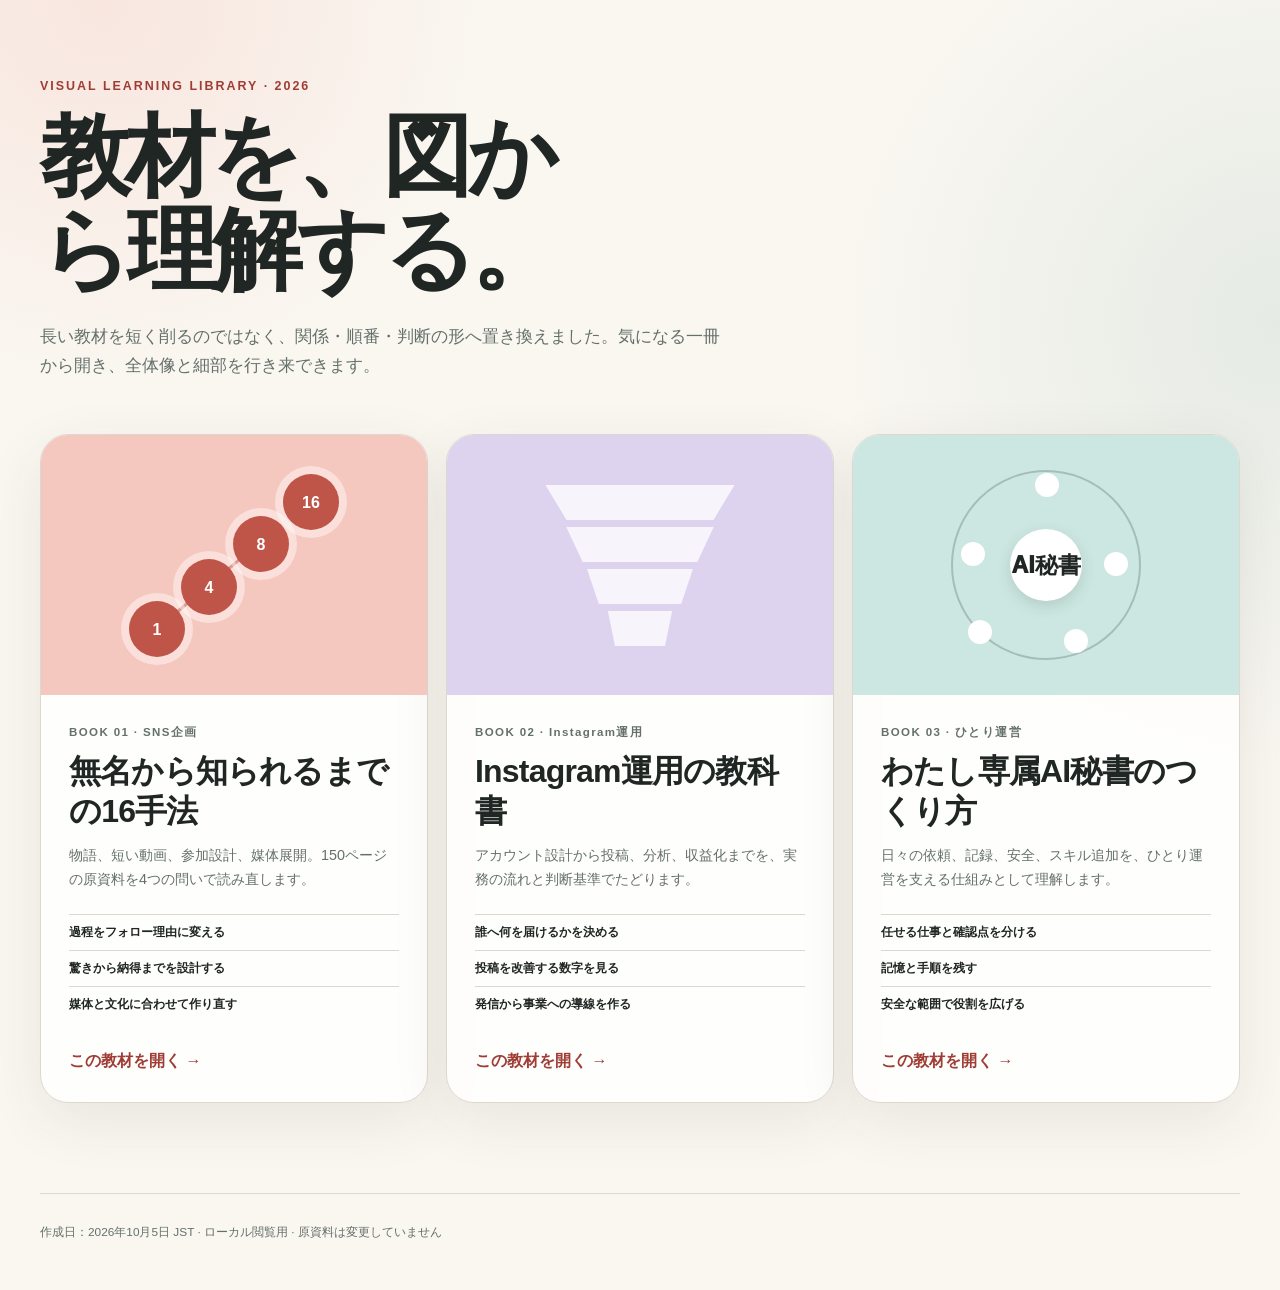
<file: index.html>
<!doctype html>
<html lang="ja">
<head>
  <meta charset="utf-8">
  <meta name="viewport" content="width=device-width, initial-scale=1">
  <meta name="color-scheme" content="light">
  <meta name="theme-color" content="#faf7f1">
  <meta name="description" content="3つの教材を、図を中心に読み直すローカル学習ライブラリ。">
  <title>教材を深く理解する図解ライブラリ</title>
  <style>
    :root { --paper:#faf7f1; --ink:#202624; --muted:#65706b; --line:#ddd7ce; --coral:#e96b5b; --violet:#735b9d; --teal:#2f7f76; }
    * { box-sizing:border-box; }
    html { background:var(--paper); }
    body { margin:0; color:var(--ink); background:radial-gradient(circle at 8% 0,rgba(233,107,91,.12),transparent 25rem),radial-gradient(circle at 100% 25%,rgba(47,127,118,.1),transparent 28rem),var(--paper); font-family:-apple-system,BlinkMacSystemFont,"Hiragino Sans","Yu Gothic",sans-serif; line-height:1.7; }
    a { color:inherit; }
    :focus-visible { outline:3px solid var(--teal); outline-offset:4px; }
    header { width:min(calc(100% - 32px),1200px); margin:0 auto; padding:76px 0 44px; }
    .eyebrow { margin:0 0 12px; color:#9f3d35; font-size:.78rem; font-weight:850; letter-spacing:.16em; }
    h1 { max-width:11ch; margin:0; font-size:clamp(2.7rem,7vw,6.5rem); line-height:1.05; letter-spacing:-.055em; }
    header p:last-child { max-width:43rem; margin:26px 0 0; color:var(--muted); font-size:1.05rem; }
    main { width:min(calc(100% - 32px),1200px); margin:0 auto; padding:10px 0 90px; }
    .shelf { display:grid; grid-template-columns:repeat(3,minmax(0,1fr)); gap:18px; }
    .book { min-height:590px; display:grid; grid-template-rows:260px 1fr; overflow:hidden; border:1px solid var(--line); background:rgba(255,255,255,.84); border-radius:28px; box-shadow:0 18px 58px rgba(51,46,39,.09); text-decoration:none; }
    .visual { position:relative; overflow:hidden; display:grid; place-items:center; }
    .book:nth-child(1) .visual { background:#f5c8bf; }
    .book:nth-child(2) .visual { background:#ddd3ee; }
    .book:nth-child(3) .visual { background:#cce7e1; }
    .book-body { padding:28px; display:flex; flex-direction:column; }
    .book-no { color:var(--muted); font-size:.72rem; font-weight:850; letter-spacing:.12em; }
    h2 { margin:8px 0 12px; font-size:clamp(1.35rem,2.5vw,2rem); line-height:1.25; letter-spacing:-.025em; }
    .book-body p { margin:0; color:var(--muted); font-size:.9rem; }
    .learn { margin:22px 0 0; padding:0; list-style:none; }
    .learn li { padding:7px 0; border-top:1px solid var(--line); font-size:.78rem; font-weight:750; }
    .open { margin-top:auto; padding-top:24px; color:#9f3d35; font-weight:900; }
    .book:hover .open { text-decoration:underline; }
    .orbit { position:relative; width:190px; height:190px; border:2px solid rgba(32,38,36,.22); border-radius:50%; }
    .orbit::before,.orbit::after { content:""; position:absolute; border-radius:50%; background:white; box-shadow:0 5px 16px rgba(0,0,0,.12); }
    .orbit::before { width:72px; height:72px; left:57px; top:57px; }
    .orbit::after { width:24px; height:24px; left:8px; top:70px; box-shadow:74px -69px white,143px 10px white,103px 87px white,7px 78px white; }
    .orbit span { position:absolute; inset:0; display:grid; place-items:center; z-index:2; font-size:1.45rem; font-weight:950; }
    .funnel { width:210px; display:grid; gap:7px; place-items:center; }
    .funnel i { display:block; height:35px; background:rgba(255,255,255,.78); clip-path:polygon(5% 0,95% 0,85% 100%,15% 100%); }
    .funnel i:nth-child(1){width:100%}.funnel i:nth-child(2){width:78%}.funnel i:nth-child(3){width:56%}.funnel i:nth-child(4){width:34%}
    .steps { width:210px; height:190px; position:relative; }
    .steps i { position:absolute; width:56px; height:56px; display:grid; place-items:center; color:white; background:#bf5548; border-radius:50%; font-style:normal; font-weight:900; box-shadow:0 0 0 8px rgba(255,255,255,.42); }
    .steps i:nth-child(1){left:0;bottom:3px}.steps i:nth-child(2){left:52px;bottom:45px}.steps i:nth-child(3){left:104px;bottom:88px}.steps i:nth-child(4){left:154px;bottom:130px}
    .steps::before { content:""; position:absolute; left:26px; right:22px; bottom:28px; height:3px; background:#bf5548; transform:rotate(-40deg); transform-origin:left; }
    footer { width:min(calc(100% - 32px),1200px); margin:0 auto; padding:28px 0 48px; color:var(--muted); font-size:.74rem; border-top:1px solid var(--line); }
    @media(max-width:850px){.shelf{grid-template-columns:1fr}.book{min-height:0;grid-template-columns:minmax(220px,.7fr) 1fr;grid-template-rows:1fr}.visual{min-height:360px}}
    @media(max-width:560px){header{padding-top:48px}.book{grid-template-columns:1fr;grid-template-rows:230px 1fr}.visual{min-height:0}h1{font-size:clamp(2.45rem,14vw,4rem)}}
    @media print{body{background:#fff}.shelf{grid-template-columns:1fr 1fr 1fr}.book{box-shadow:none;break-inside:avoid}footer{display:none}}
  </style>
</head>
<body>
  <header>
    <p class="eyebrow">VISUAL LEARNING LIBRARY · 2026</p>
    <h1>教材を、図から理解する。</h1>
    <p>長い教材を短く削るのではなく、関係・順番・判断の形へ置き換えました。気になる一冊から開き、全体像と細部を行き来できます。</p>
  </header>
  <main>
    <div class="shelf">
      <a class="book" href="hotel/index.html">
        <div class="visual" aria-hidden="true"><div class="steps"><i>1</i><i>4</i><i>8</i><i>16</i></div></div>
        <div class="book-body"><span class="book-no">BOOK 01 · SNS企画</span><h2>無名から知られるまでの16手法</h2><p>物語、短い動画、参加設計、媒体展開。150ページの原資料を4つの問いで読み直します。</p><ul class="learn"><li>過程をフォロー理由に変える</li><li>驚きから納得までを設計する</li><li>媒体と文化に合わせて作り直す</li></ul><span class="open">この教材を開く →</span></div>
      </a>
      <a class="book" href="instagram/index.html">
        <div class="visual" aria-hidden="true"><div class="funnel"><i></i><i></i><i></i><i></i></div></div>
        <div class="book-body"><span class="book-no">BOOK 02 · Instagram運用</span><h2>Instagram運用の教科書</h2><p>アカウント設計から投稿、分析、収益化までを、実務の流れと判断基準でたどります。</p><ul class="learn"><li>誰へ何を届けるかを決める</li><li>投稿を改善する数字を見る</li><li>発信から事業への導線を作る</li></ul><span class="open">この教材を開く →</span></div>
      </a>
      <a class="book" href="ai-secretary/index.html">
        <div class="visual" aria-hidden="true"><div class="orbit"><span>AI秘書</span></div></div>
        <div class="book-body"><span class="book-no">BOOK 03 · ひとり運営</span><h2>わたし専属AI秘書のつくり方</h2><p>日々の依頼、記録、安全、スキル追加を、ひとり運営を支える仕組みとして理解します。</p><ul class="learn"><li>任せる仕事と確認点を分ける</li><li>記憶と手順を残す</li><li>安全な範囲で役割を広げる</li></ul><span class="open">この教材を開く →</span></div>
      </a>
    </div>
  </main>
  <footer>作成日：2026年10月5日 JST · ローカル閲覧用 · 原資料は変更していません</footer>
</body>
</html>
</file>
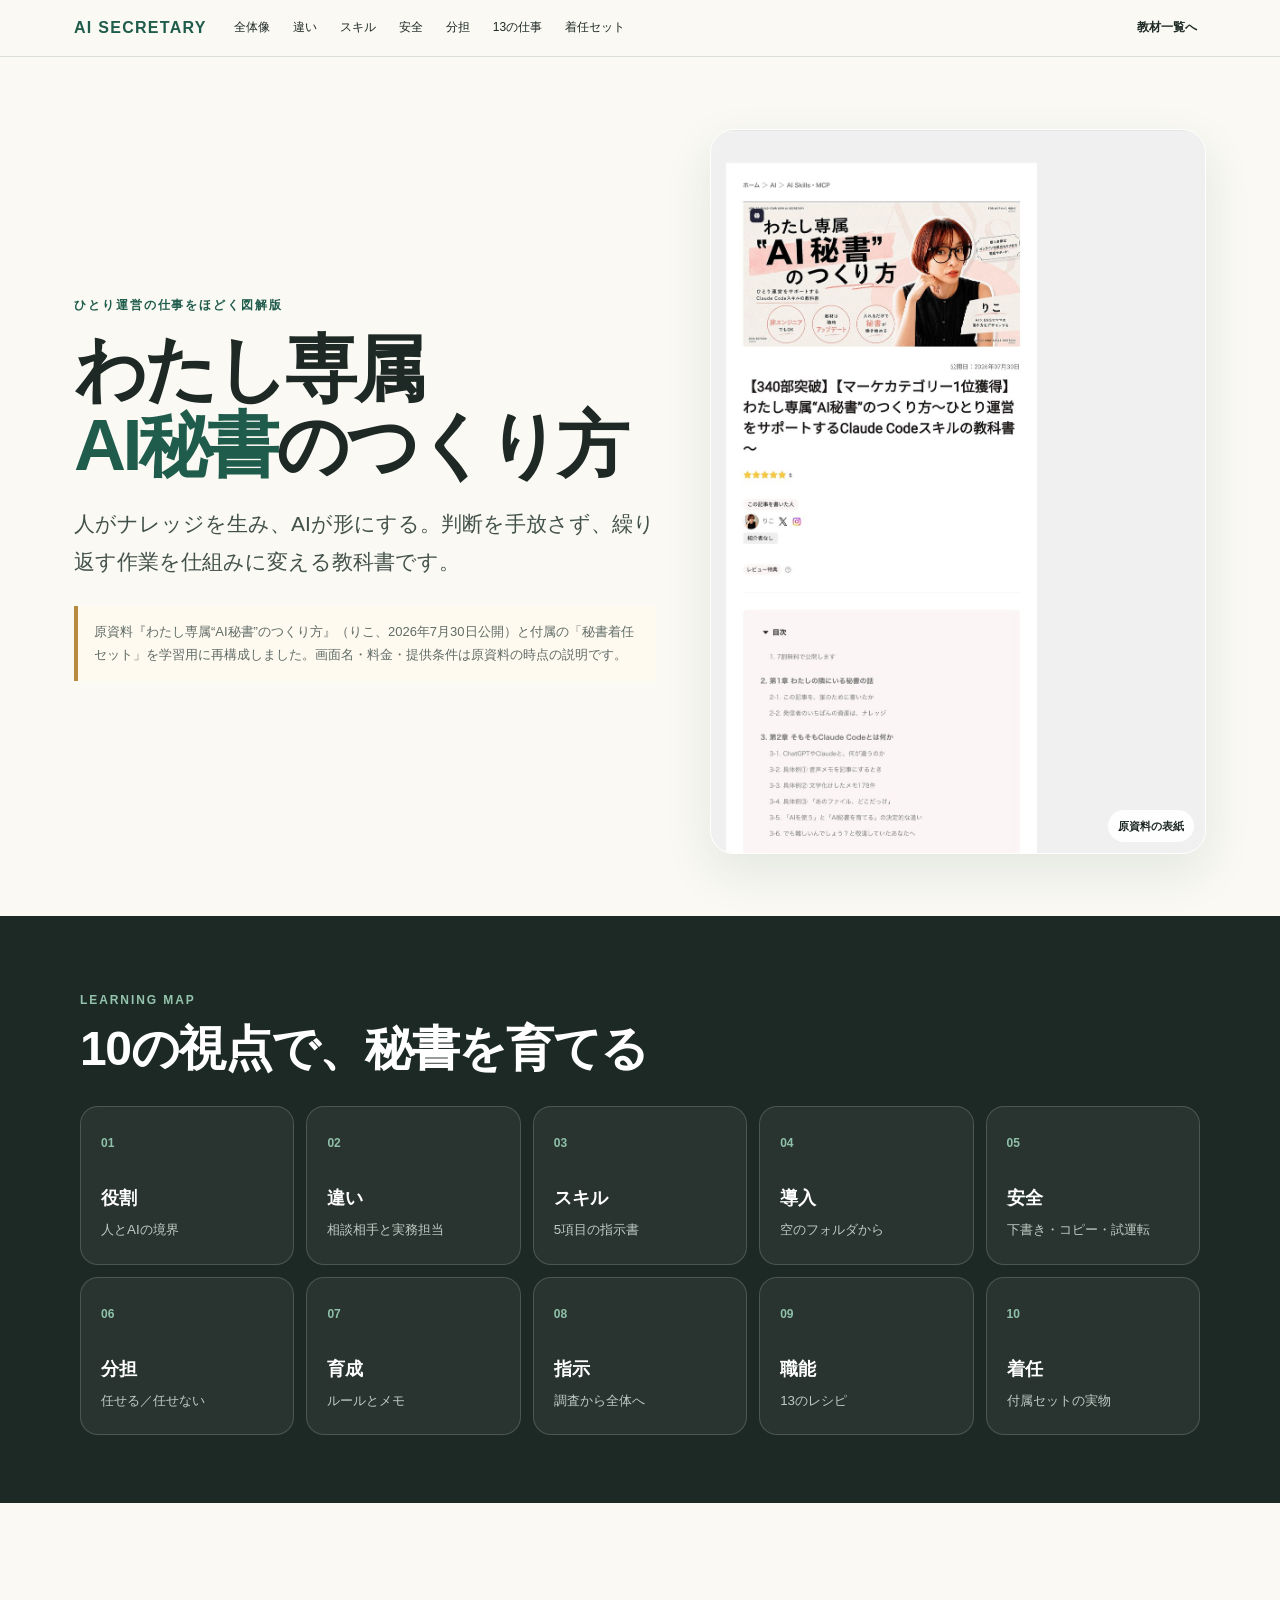
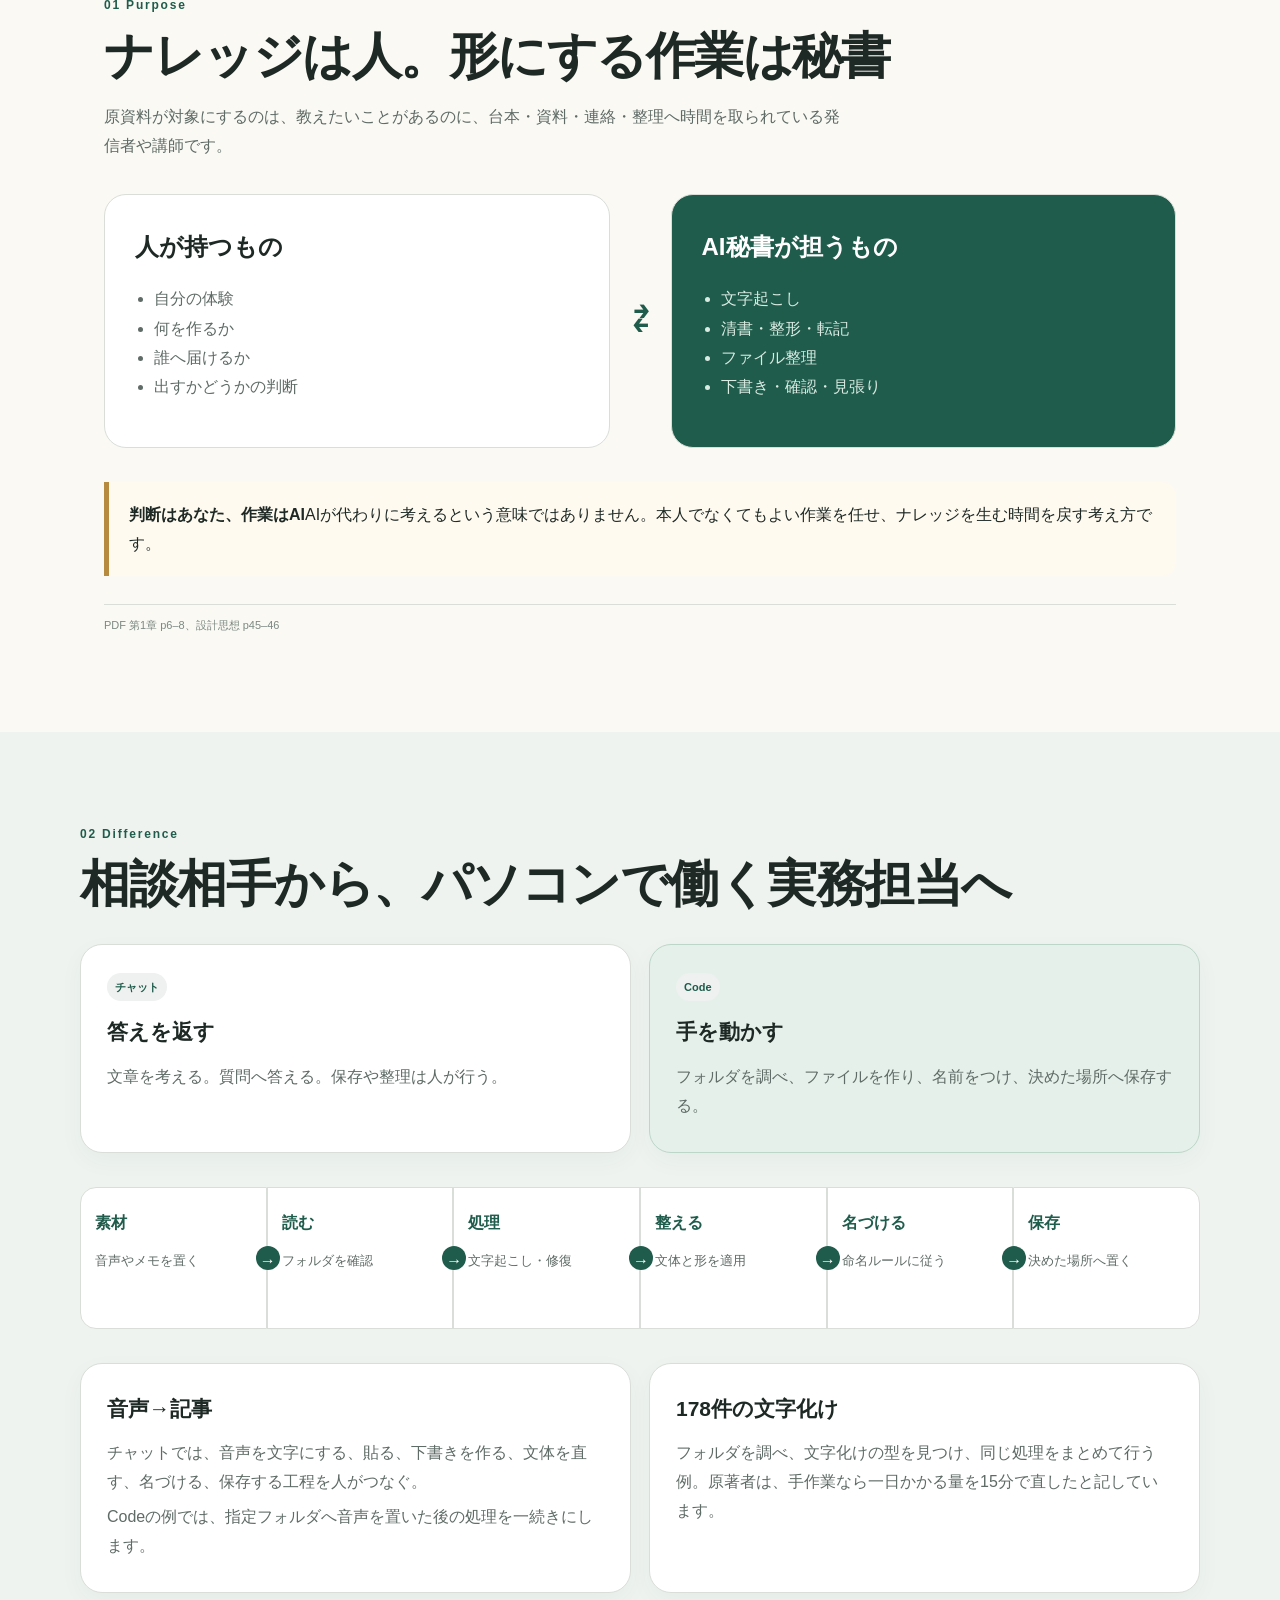
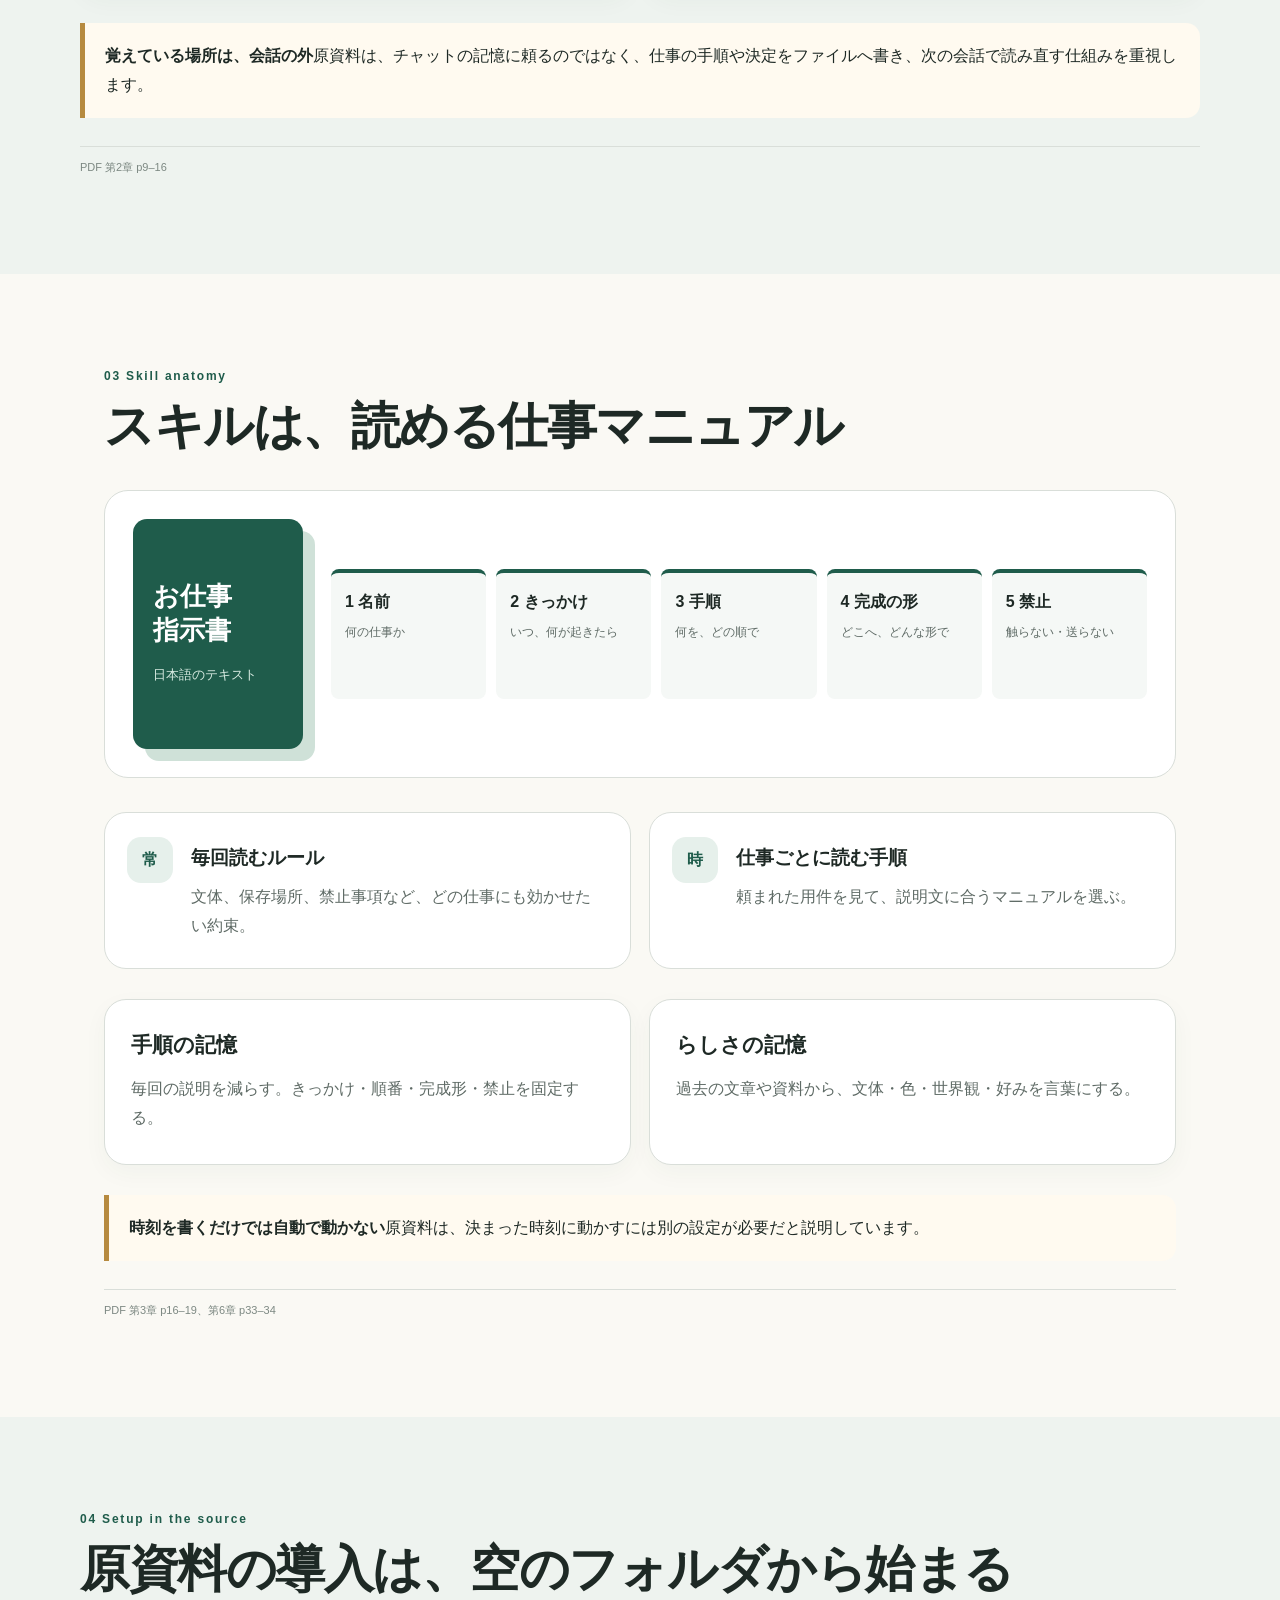
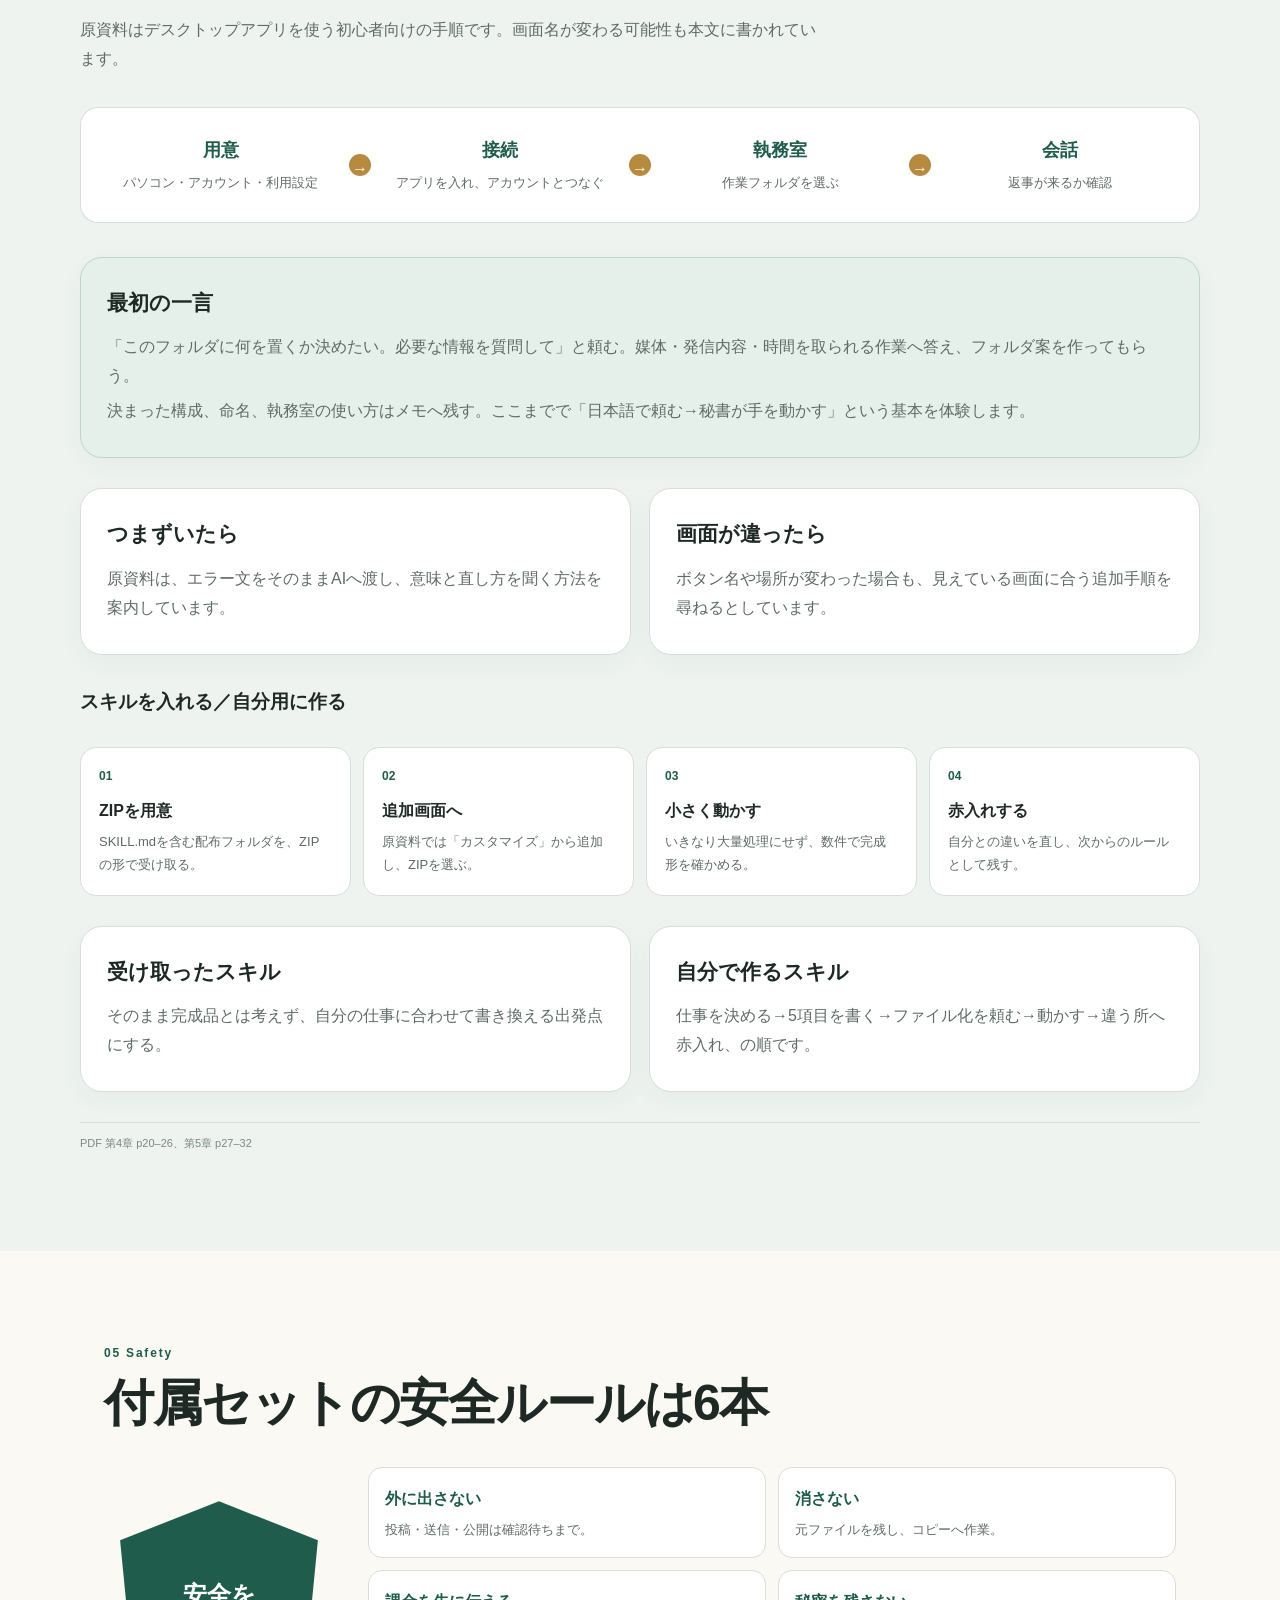
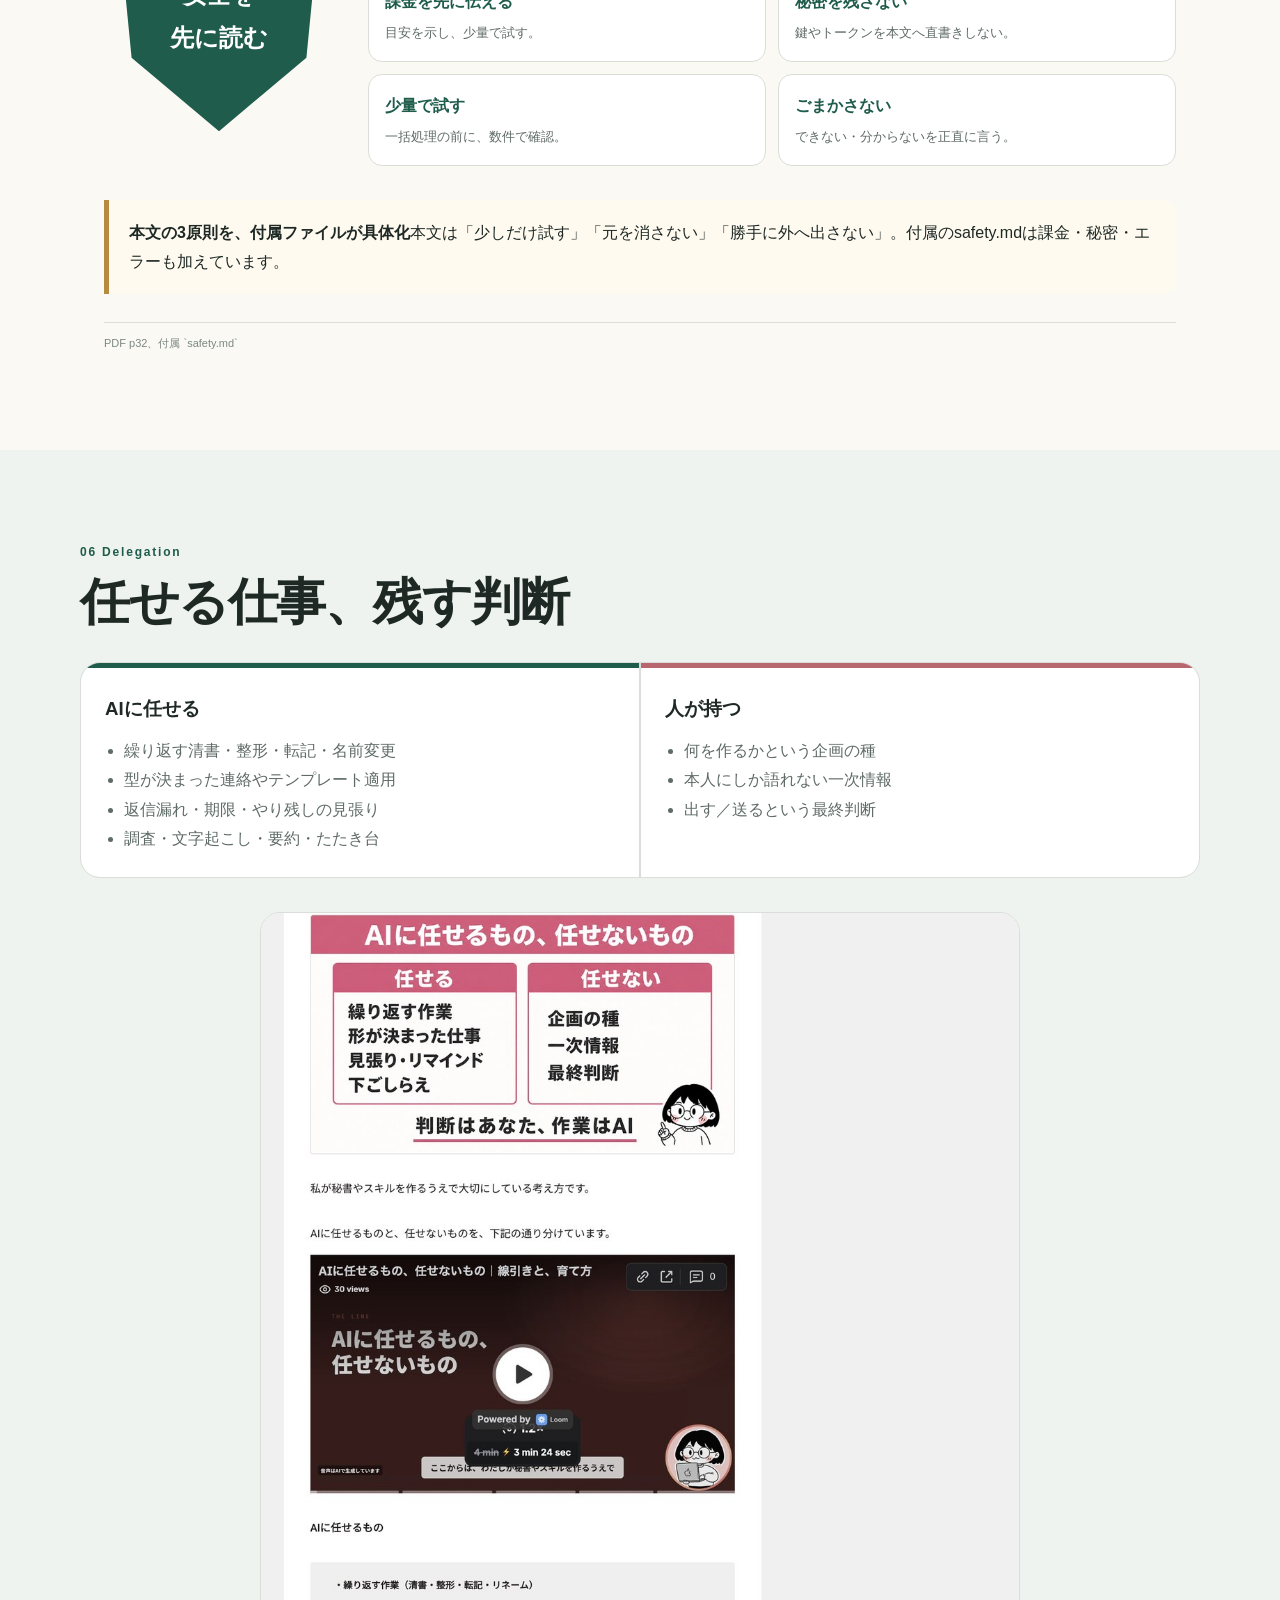
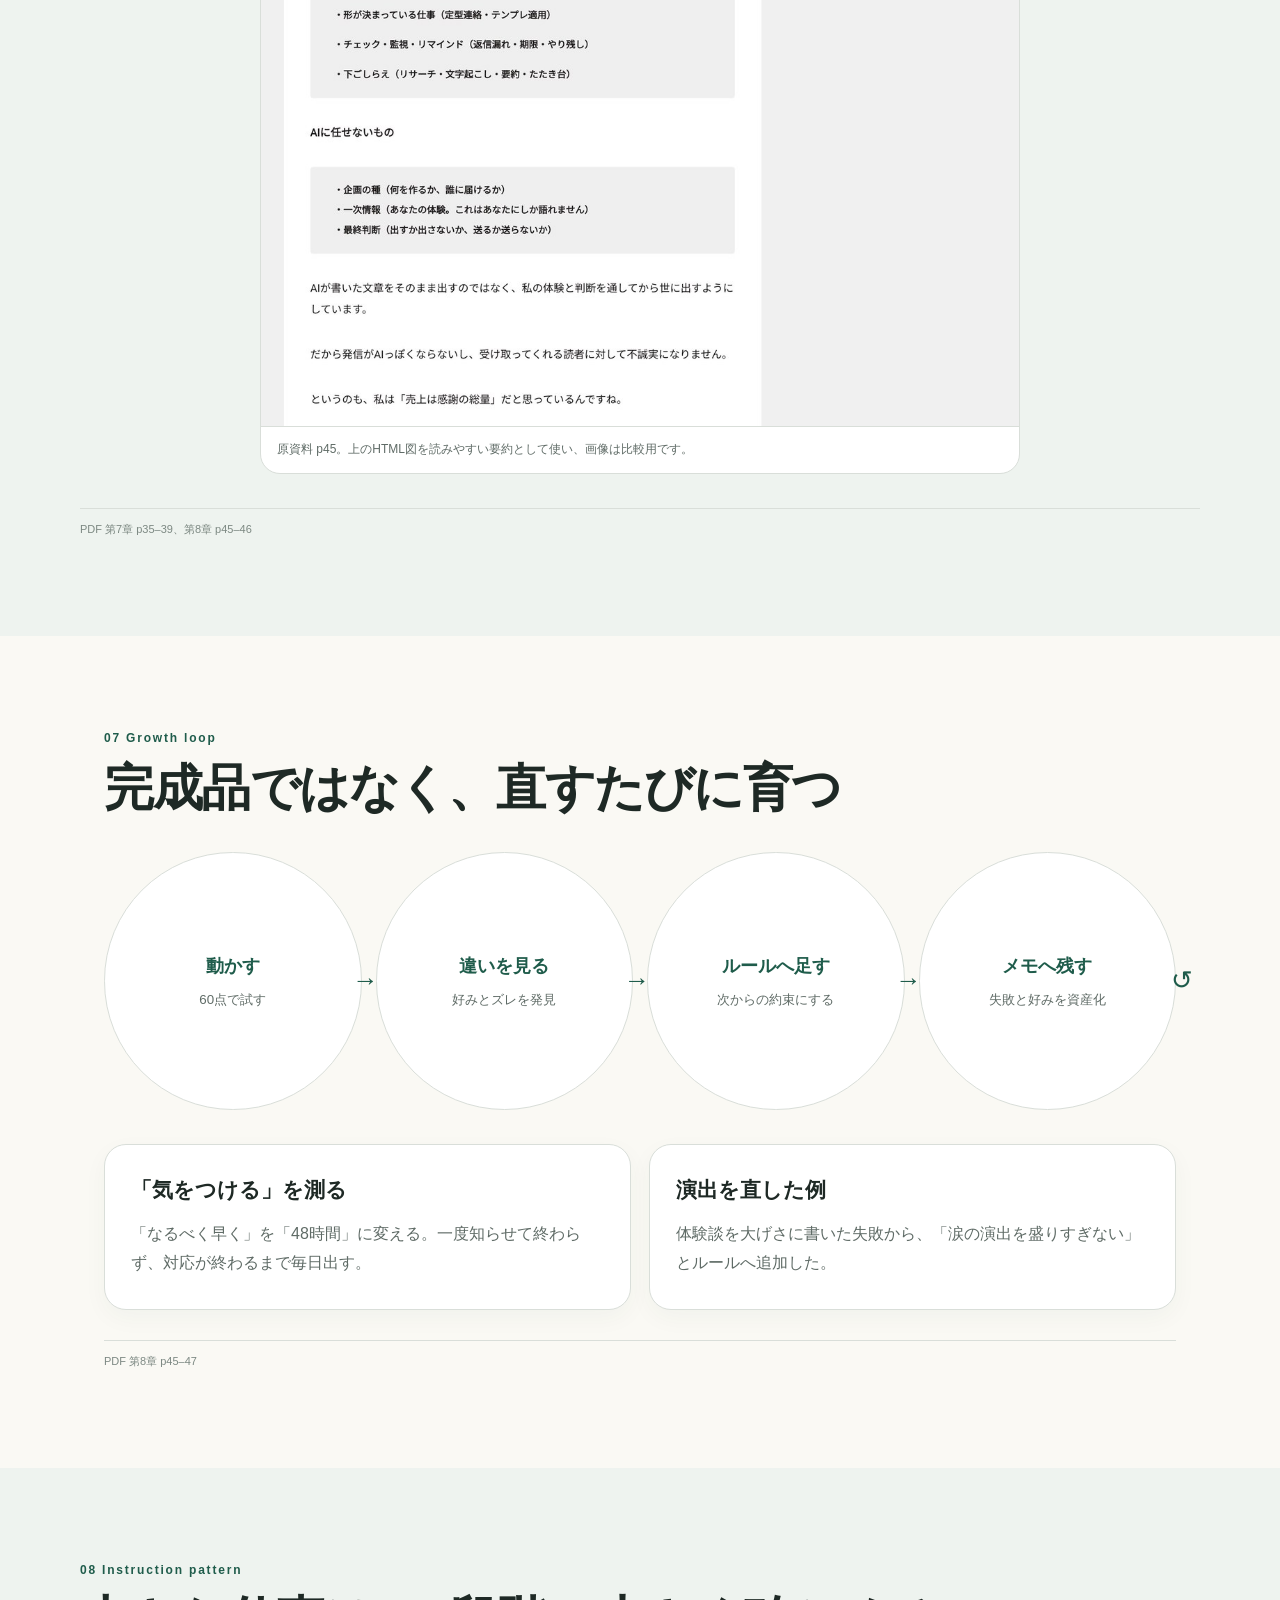
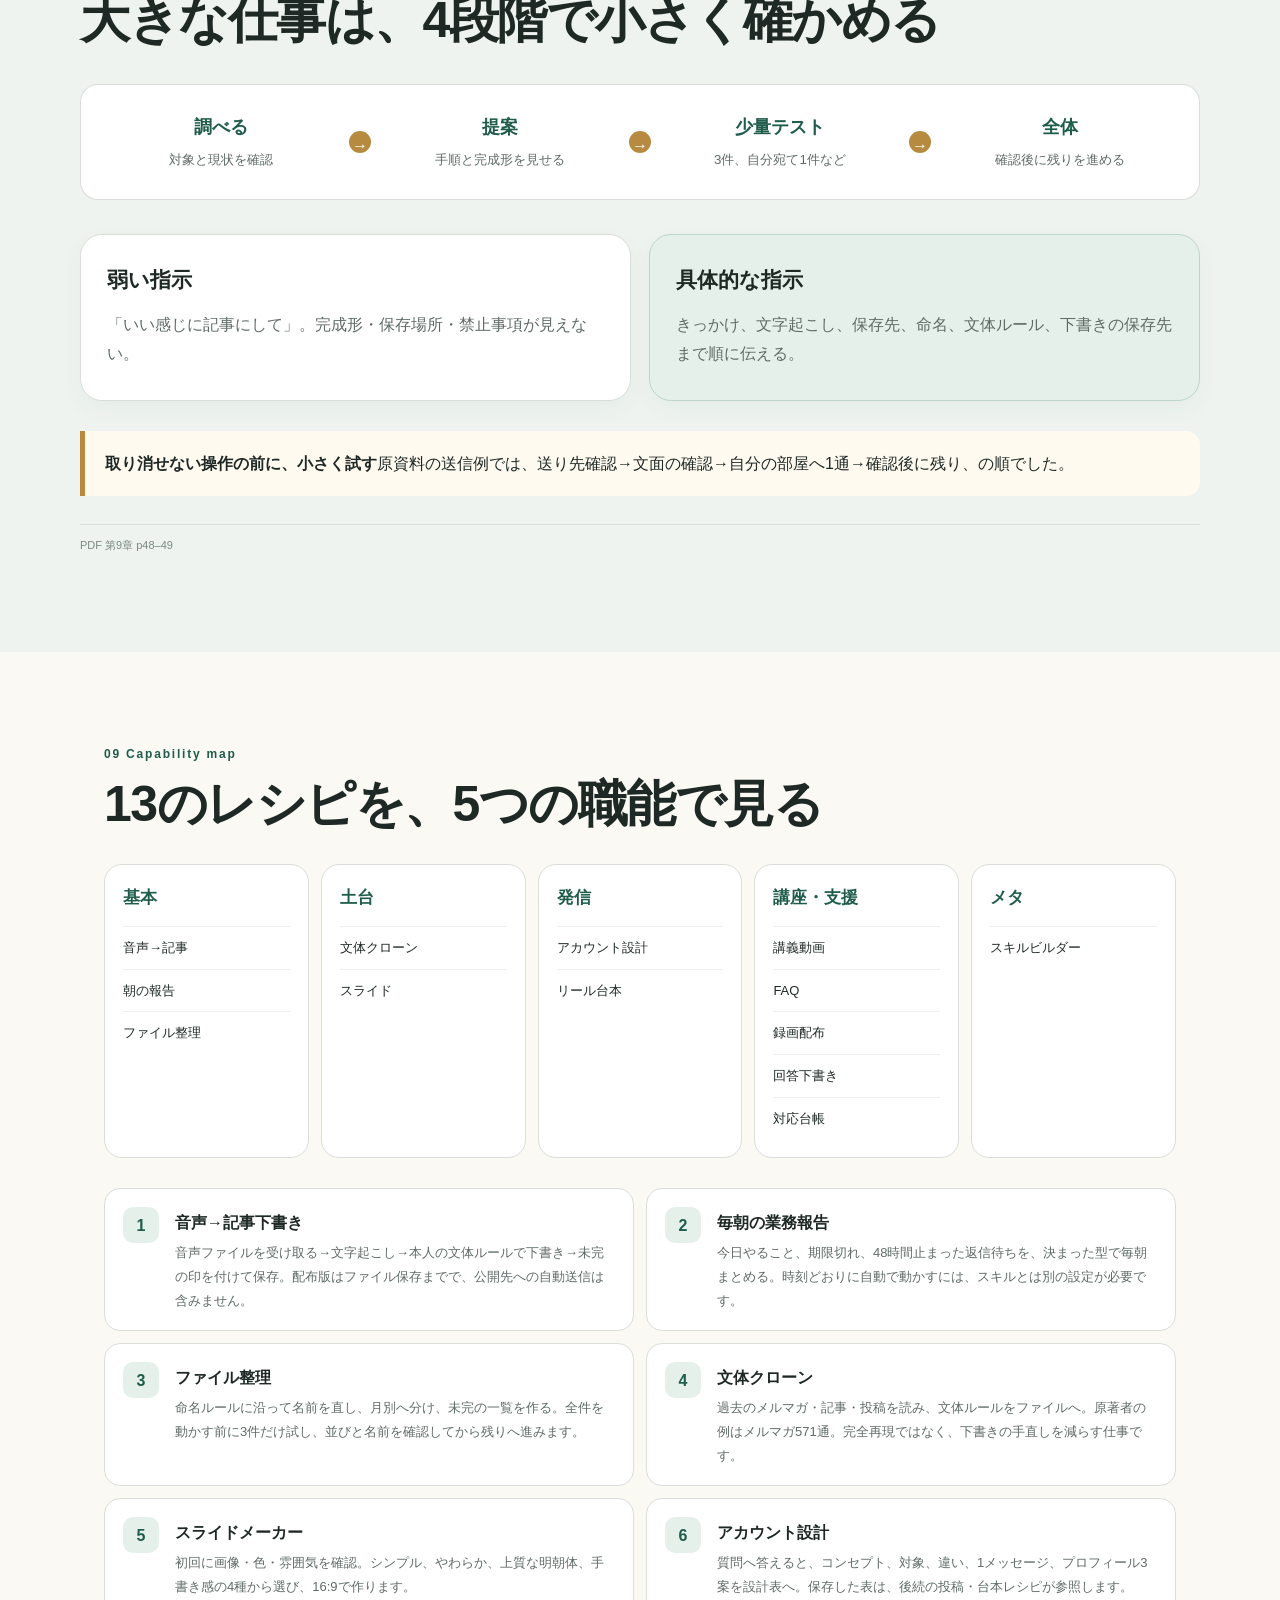
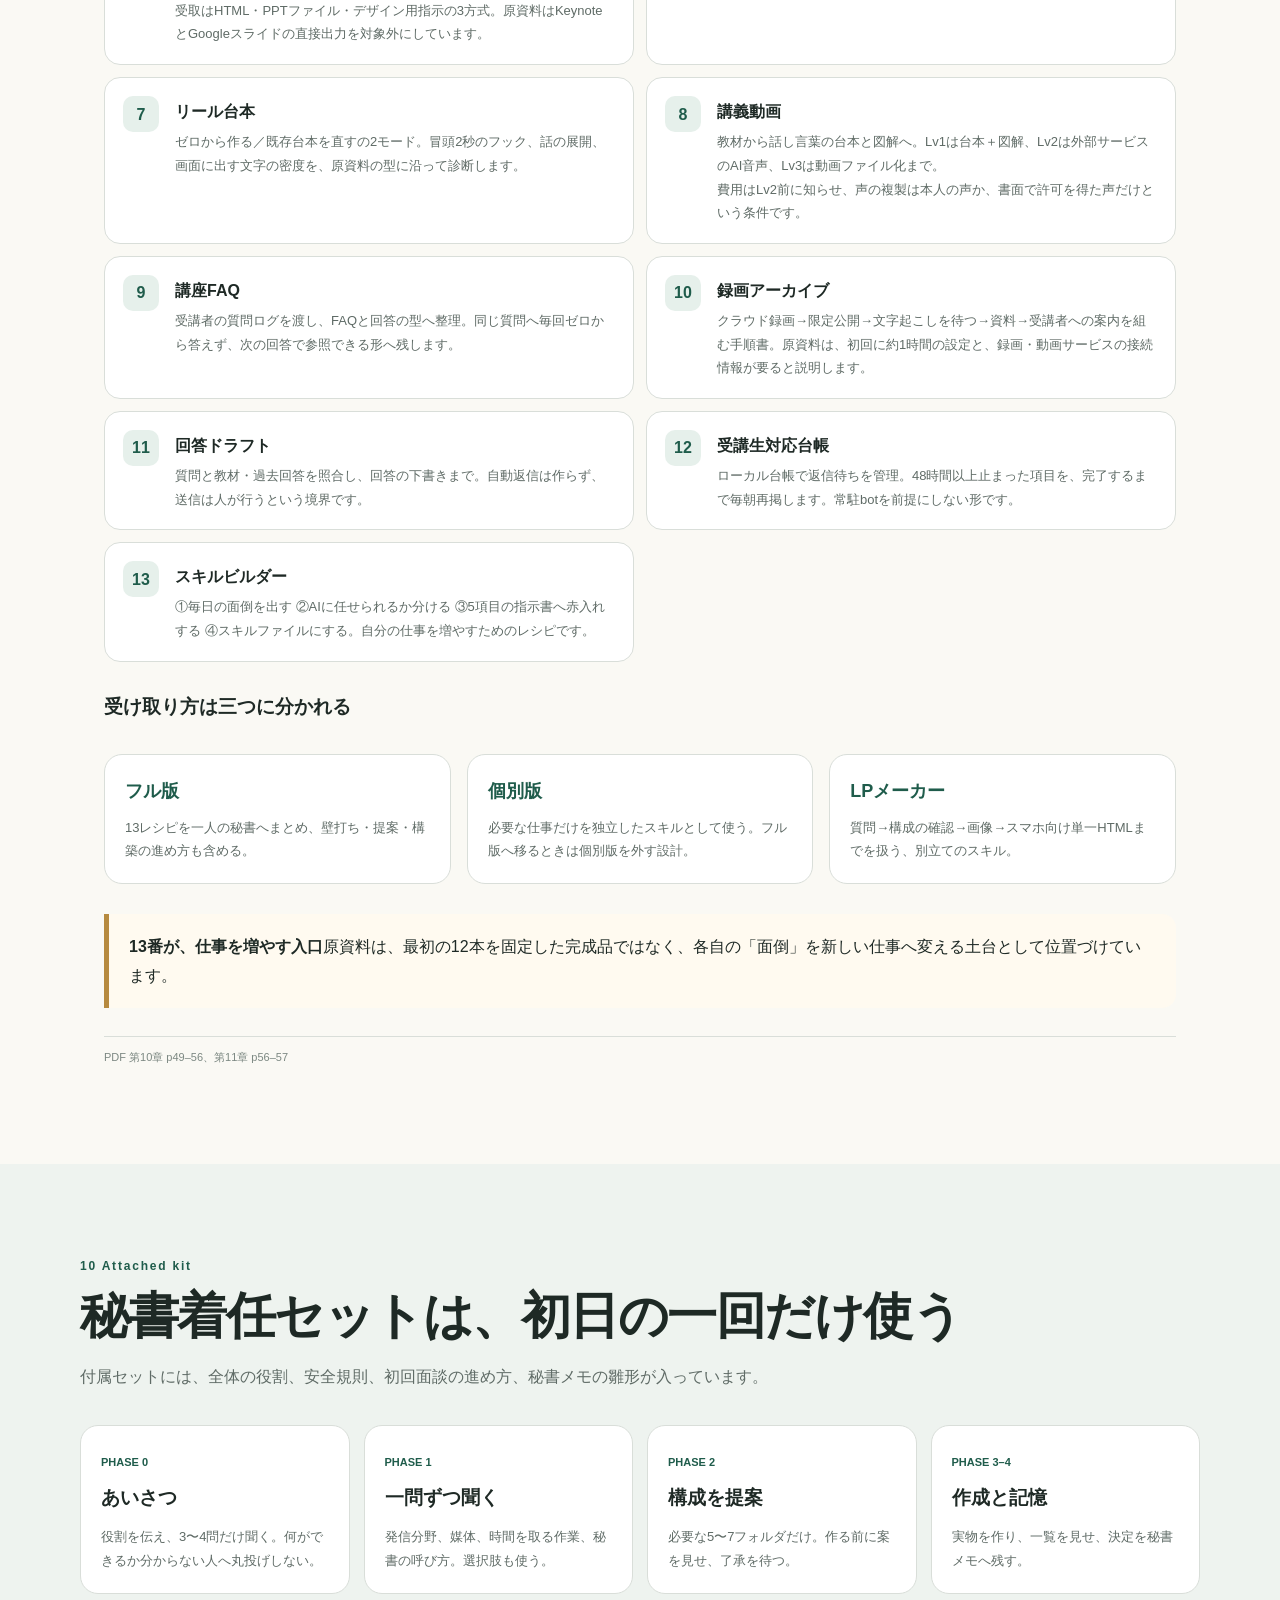
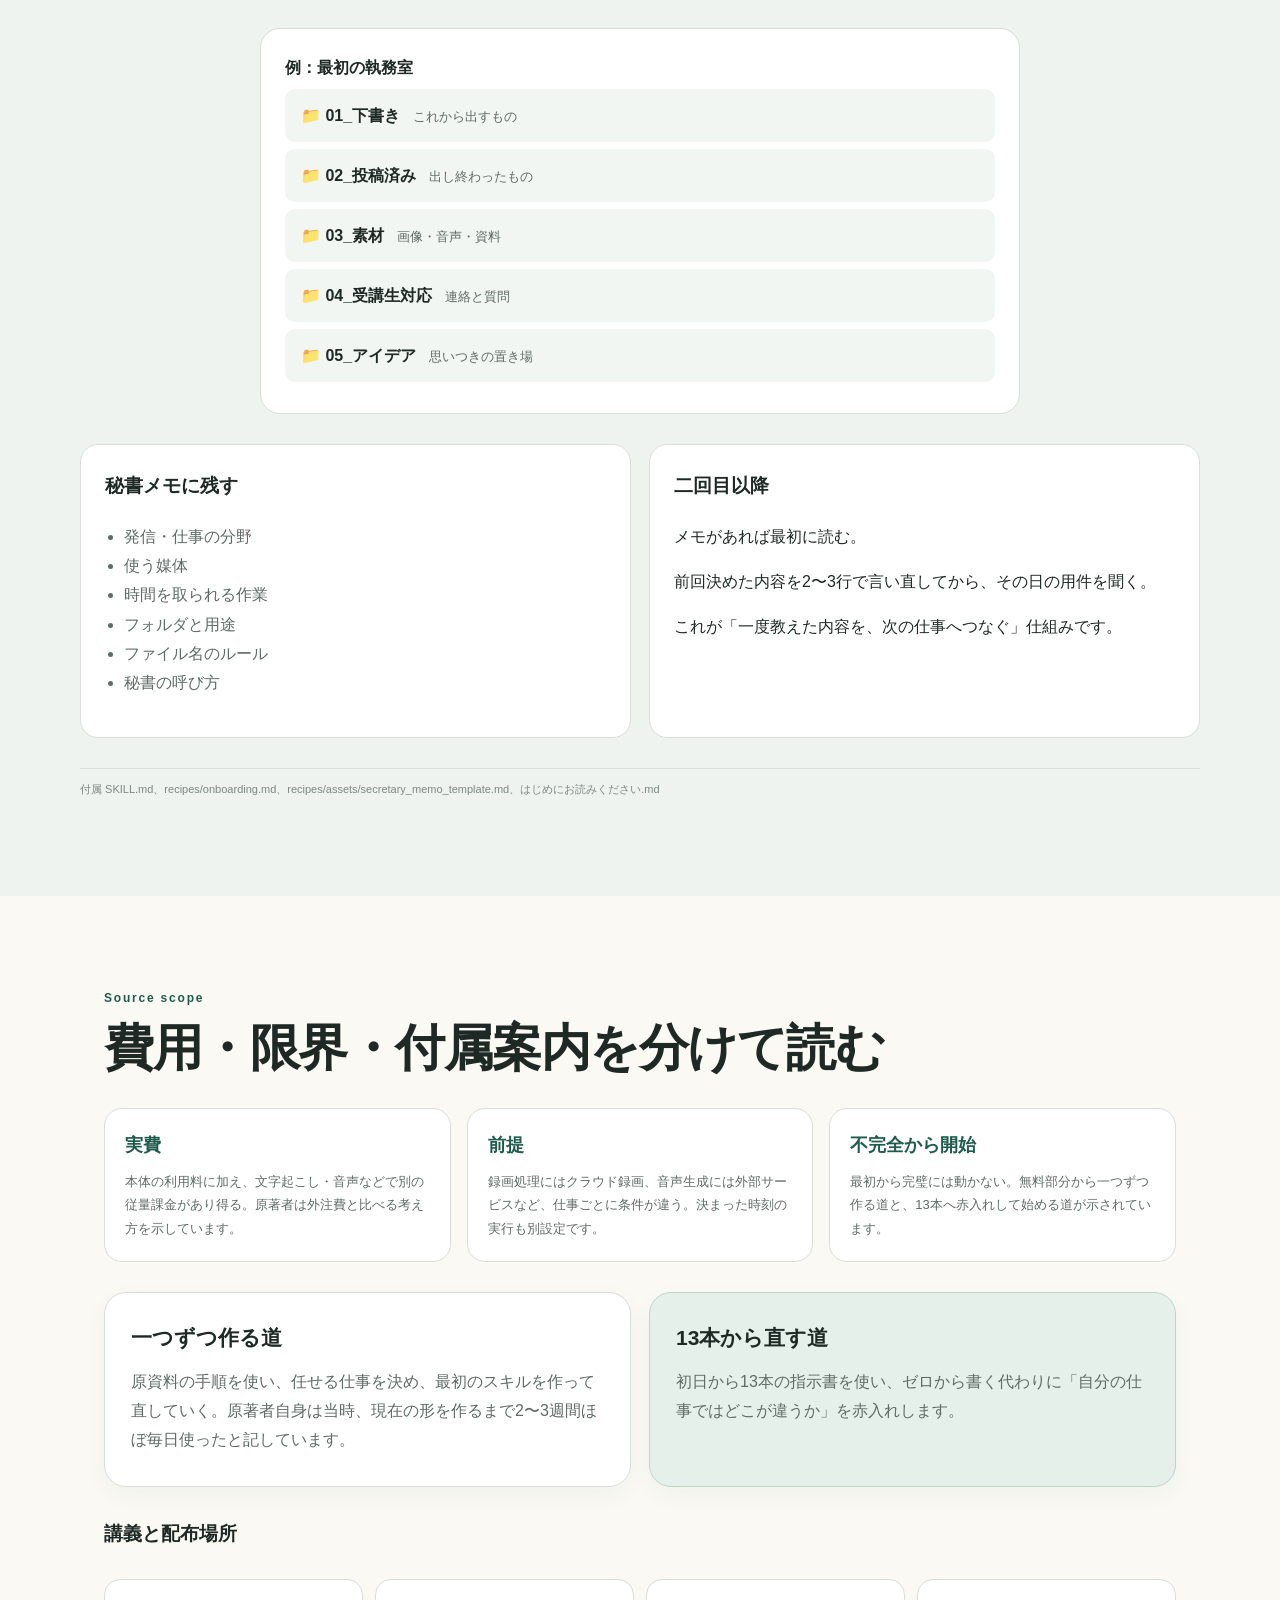
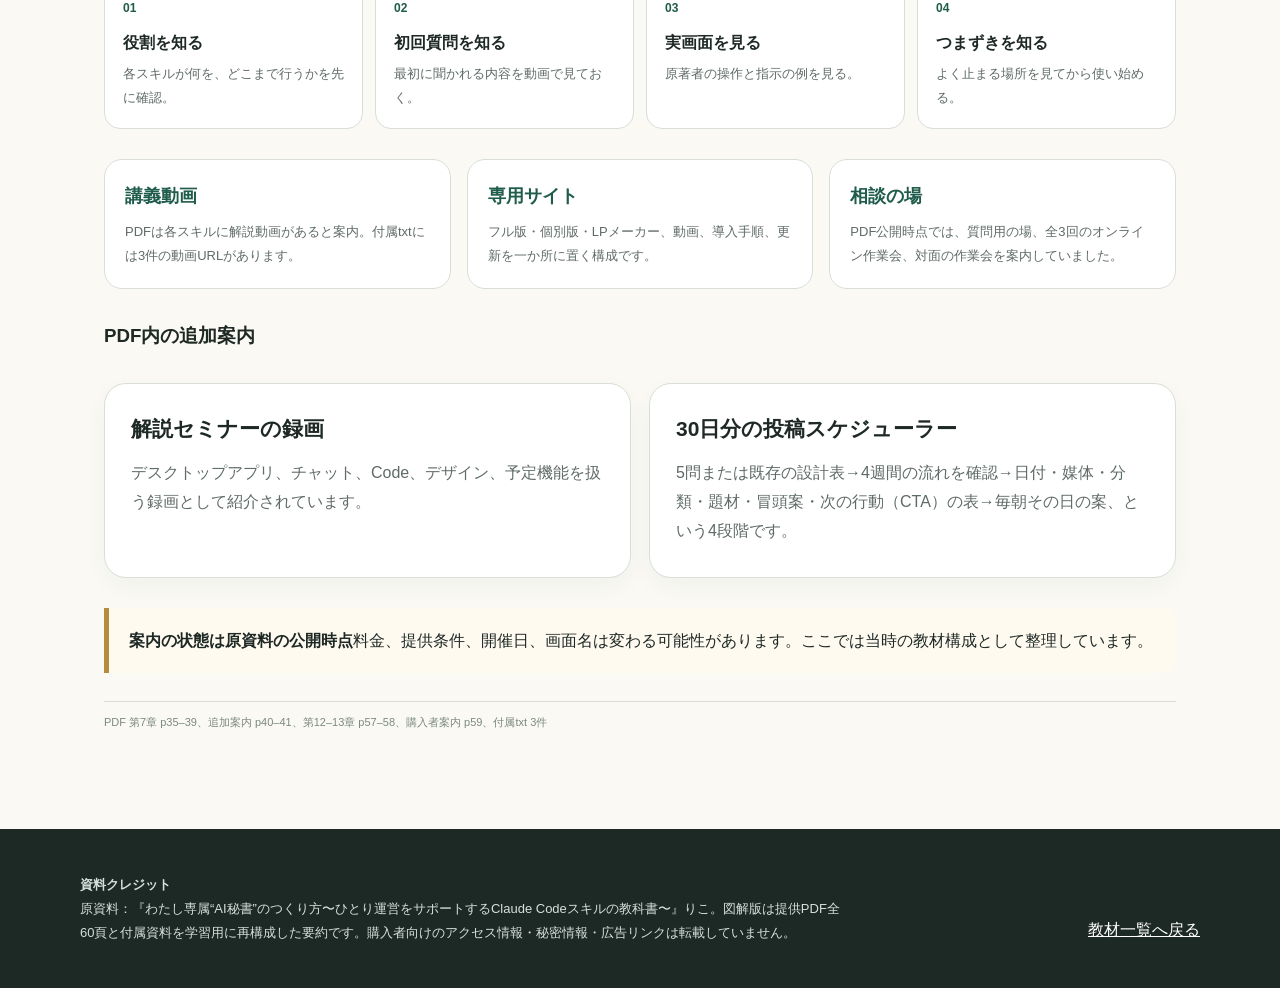
<file: ai-secretary/index.html>
<!doctype html>
<html lang="ja">
<head>
  <meta charset="utf-8">
  <meta name="viewport" content="width=device-width,initial-scale=1">
  <meta name="color-scheme" content="light">
  <title>わたし専属AI秘書のつくり方｜図解版</title>
  <style>
    :root{--paper:#faf9f4;--ink:#1e2925;--muted:#5f6b66;--green:#1f5c4b;--green2:#e6f0eb;--mint:#cfe1d8;--gold:#b68a3f;--rose:#b7676d;--line:#d9ded9;--white:#fff;--dark:#1d2925;--shadow:0 18px 48px rgba(30,70,55,.1);--r:22px}
    *{box-sizing:border-box}html{scroll-behavior:smooth}body{margin:0;background:var(--paper);color:var(--ink);font-family:-apple-system,BlinkMacSystemFont,"Hiragino Sans","Yu Gothic",Meiryo,sans-serif;line-height:1.82;overflow-wrap:break-word}a{color:inherit}.skip{position:absolute;left:-9999px}.skip:focus{left:16px;top:12px;z-index:99;background:#fff;padding:10px 14px;border:2px solid var(--green);border-radius:10px}
    .top{position:sticky;top:0;z-index:20;background:rgba(250,249,244,.94);backdrop-filter:blur(12px);border-bottom:1px solid var(--line)}.top-inner{max-width:1180px;margin:auto;padding:10px 24px;display:flex;align-items:center;gap:18px}.brand{font-weight:900;letter-spacing:.08em;color:var(--green);white-space:nowrap}.top nav{display:flex;gap:5px;overflow:auto;scrollbar-width:none}.top nav a,.home{font-size:12px;text-decoration:none;padding:7px 9px;border-radius:999px;white-space:nowrap}.top nav a:hover,.top nav a:focus-visible{background:var(--green2);outline:none}.home{margin-left:auto;font-weight:800}
    main{overflow:hidden}.hero{max-width:1180px;margin:auto;padding:72px 24px 62px;display:grid;grid-template-columns:1.08fr .92fr;gap:54px;align-items:center}.eyebrow{font-size:12px;font-weight:900;letter-spacing:.16em;text-transform:uppercase;color:var(--green)}.hero h1{font-size:clamp(38px,5.8vw,72px);line-height:1.05;letter-spacing:-.05em;margin:14px 0 22px}.hero h1 span{color:var(--green)}.lead{font-size:clamp(17px,2vw,21px);color:#43514b;max-width:34em}.notice{margin-top:24px;padding:14px 16px;border-left:4px solid var(--gold);background:#fffaf0;color:var(--muted);font-size:13px}.cover{max-width:520px;justify-self:end;position:relative}.cover img{width:100%;display:block;border-radius:24px;box-shadow:var(--shadow);border:1px solid #fff}.cover:after{content:"原資料の表紙";position:absolute;right:12px;bottom:12px;background:rgba(255,255,255,.92);font-size:11px;font-weight:800;padding:6px 10px;border-radius:999px}
    .dark{background:var(--dark);color:#fff;padding:68px 24px}.map{max-width:1120px;margin:auto}.map h2{font-size:clamp(30px,4vw,48px);margin:8px 0 28px}.map-grid{display:grid;grid-template-columns:repeat(5,1fr);gap:12px}.map-grid a{min-height:150px;text-decoration:none;border:1px solid rgba(255,255,255,.16);border-radius:18px;padding:20px;background:rgba(255,255,255,.055)}.map-grid a:hover,.map-grid a:focus-visible{outline:2px solid #90bea9;background:rgba(255,255,255,.1)}.map-grid b{display:block;margin-top:26px;font-size:18px}.map-grid small{color:#bfcbc5}.num{color:#8fc0aa;font-weight:900;font-size:12px}
    .section{max-width:1120px;margin:auto;padding:86px 24px}.section.alt{max-width:none;background:#eef3ef}.section.alt>.inner{max-width:1120px;margin:auto}.kicker{font-size:12px;font-weight:900;letter-spacing:.15em;color:var(--green)}h2{font-size:clamp(30px,4vw,50px);line-height:1.18;letter-spacing:-.03em;margin:8px 0 16px}.intro{max-width:740px;color:var(--muted);margin:0 0 34px}
    .roles{display:grid;grid-template-columns:1fr auto 1fr;gap:22px;align-items:center;margin:34px 0}.role{padding:30px;border-radius:var(--r);background:#fff;border:1px solid var(--line);min-height:230px}.role h3{margin:0 0 14px;font-size:24px}.role ul{padding-left:1.2em;color:var(--muted)}.roles .arrow{font-size:34px;color:var(--green);font-weight:900}.role.ai{background:var(--green);color:#fff}.role.ai ul{color:#daebe3}
    .compare{display:grid;grid-template-columns:1fr 1fr;gap:18px;margin:30px 0}.card{background:#fff;border:1px solid var(--line);border-radius:var(--r);padding:26px;box-shadow:0 8px 24px rgba(30,70,55,.04)}.card h3{margin:0 0 10px;font-size:21px}.card p{margin:6px 0;color:var(--muted)}.card.green{background:var(--green2);border-color:#bcd6c9}.tag{display:inline-block;font-size:11px;font-weight:900;padding:4px 8px;border-radius:999px;background:#eef1ef;color:var(--green);margin-bottom:12px}.compact{margin:10px 0 0;padding-left:1.2em;color:var(--muted);font-size:13px}.compact li+li{margin-top:5px}
    .rail{display:grid;grid-template-columns:repeat(6,1fr);margin:34px 0}.rail>div{position:relative;background:#fff;border:1px solid var(--line);padding:20px 14px;min-height:142px}.rail>div:first-child{border-radius:16px 0 0 16px}.rail>div:last-child{border-radius:0 16px 16px 0}.rail>div+div:before{content:"→";position:absolute;left:-12px;top:50%;transform:translateY(-50%);z-index:2;background:var(--green);color:#fff;width:24px;height:24px;border-radius:50%;display:grid;place-items:center;font-weight:900}.rail b{display:block;color:var(--green);margin-bottom:8px}.rail small{color:var(--muted)}
    .manual{display:grid;grid-template-columns:170px 1fr;gap:28px;align-items:center;margin:34px 0;background:#fff;border:1px solid var(--line);border-radius:24px;padding:28px}.manual-cover{height:230px;border-radius:14px;background:var(--green);color:#fff;display:flex;flex-direction:column;justify-content:center;padding:20px;box-shadow:12px 12px 0 var(--mint)}.manual-cover b{font-size:26px;line-height:1.3}.manual-cover small{margin-top:16px;color:#d8ebe2}.five{display:grid;grid-template-columns:repeat(5,1fr);gap:10px}.five>div{border-top:4px solid var(--green);background:#f5f8f6;padding:14px;border-radius:8px;min-height:130px}.five b{display:block;margin-bottom:6px}.five p{font-size:12px;color:var(--muted);margin:0}
    .layers{display:grid;grid-template-columns:1fr 1fr;gap:18px;margin:30px 0}.layer{position:relative;background:#fff;border:1px solid var(--line);border-radius:22px;padding:28px 28px 28px 86px}.layer:before{position:absolute;left:22px;top:24px;width:46px;height:46px;border-radius:14px;background:var(--green2);color:var(--green);display:grid;place-items:center;font-weight:900}.layer.rule:before{content:"常"}.layer.skill:before{content:"時"}.layer h3{margin:0 0 7px}.layer p{margin:0;color:var(--muted)}
    .shield{display:grid;grid-template-columns:230px 1fr;gap:34px;align-items:center;margin:34px 0}.shield-shape{aspect-ratio:1;background:var(--green);clip-path:polygon(50% 0,93% 17%,88% 68%,50% 100%,12% 68%,7% 17%);display:grid;place-items:center;color:#fff;text-align:center;padding:45px;font-weight:900;font-size:24px}.safe-list{display:grid;grid-template-columns:1fr 1fr;gap:12px}.safe-list>div{background:#fff;border:1px solid var(--line);border-radius:14px;padding:16px}.safe-list b{color:var(--green);display:block}.safe-list p{margin:5px 0 0;color:var(--muted);font-size:13px}
    .source{margin:34px auto;max-width:760px;background:#fff;border:1px solid var(--line);border-radius:20px;overflow:hidden}.source img{display:block;width:100%}.source figcaption{padding:12px 16px;font-size:12px;color:var(--muted);border-top:1px solid var(--line)}
    .matrix{display:grid;grid-template-columns:1fr 1fr;gap:2px;background:var(--line);border:1px solid var(--line);border-radius:20px;overflow:hidden;margin:30px 0}.matrix>div{background:#fff;padding:24px}.matrix h3{margin:0 0 10px}.matrix ul{margin:0;padding-left:1.2em;color:var(--muted)}.matrix .yes{border-top:5px solid var(--green)}.matrix .no{border-top:5px solid var(--rose)}
    .loop{display:grid;grid-template-columns:repeat(4,1fr);gap:14px;margin:34px 0}.loop>div{position:relative;aspect-ratio:1;border-radius:50%;border:1px solid var(--line);background:#fff;display:flex;flex-direction:column;justify-content:center;text-align:center;padding:22px}.loop>div:after{content:"→";position:absolute;right:-18px;top:50%;transform:translateY(-50%);font-size:26px;color:var(--green)}.loop>div:last-child:after{content:"↺"}.loop b{font-size:18px;color:var(--green)}.loop small{color:var(--muted);margin-top:6px}
    .golden{display:grid;grid-template-columns:repeat(4,1fr);gap:0;margin:34px 0}.golden>div{position:relative;padding:26px 18px;background:#fff;border-block:1px solid var(--line);text-align:center}.golden>div:first-child{border-left:1px solid var(--line);border-radius:18px 0 0 18px}.golden>div:last-child{border-right:1px solid var(--line);border-radius:0 18px 18px 0}.golden>div+div:before{content:"→";position:absolute;left:-11px;top:50%;transform:translateY(-50%);z-index:2;width:22px;height:22px;border-radius:50%;display:grid;place-items:center;background:var(--gold);color:#fff}.golden b{display:block;font-size:18px;color:var(--green)}.golden small{color:var(--muted)}
    .org{display:grid;grid-template-columns:repeat(5,1fr);gap:12px;margin:30px 0}.dept{background:#fff;border:1px solid var(--line);border-radius:18px;padding:18px}.dept h3{margin:0 0 12px;font-size:17px;color:var(--green)}.dept ul{padding:0;margin:0;list-style:none}.dept li{padding:9px 0;border-top:1px solid #edf0ee;font-size:13px}.dept small{display:block;color:var(--muted)}
    .recipe-list{display:grid;grid-template-columns:repeat(2,1fr);gap:12px;margin:28px 0}.recipe{background:#fff;border:1px solid var(--line);border-radius:16px;padding:18px;display:grid;grid-template-columns:40px 1fr;gap:12px}.recipe .rn{width:36px;height:36px;border-radius:10px;background:var(--green2);color:var(--green);display:grid;place-items:center;font-weight:900}.recipe h3{margin:1px 0 4px;font-size:16px}.recipe p{margin:0;color:var(--muted);font-size:13px}
    .phases{display:grid;grid-template-columns:repeat(4,1fr);gap:14px;margin:34px 0}.phase{background:#fff;border:1px solid var(--line);border-radius:18px;padding:20px}.phase .pnum{font-size:11px;font-weight:900;color:var(--green)}.phase h3{margin:6px 0 10px}.phase p{font-size:13px;color:var(--muted);margin:0}.folder{max-width:760px;margin:30px auto;background:#fff;border:1px solid var(--line);border-radius:20px;padding:24px}.folder ul{list-style:none;padding:0;margin:0}.folder li{padding:12px 16px;margin:7px 0;border-radius:10px;background:#f2f6f3;font-weight:700}.folder small{font-weight:400;color:var(--muted);margin-left:8px}
    .memo{display:grid;grid-template-columns:1fr 1fr;gap:18px;margin:30px 0}.memo .sheet{background:#fff;border:1px solid var(--line);border-radius:18px;padding:24px}.sheet h3{margin-top:0}.sheet ul{padding-left:1.2em;color:var(--muted)}
    .resources{display:grid;grid-template-columns:repeat(3,1fr);gap:16px;margin:30px 0}.resource{background:#fff;border:1px solid var(--line);border-radius:18px;padding:20px}.resource b{display:block;color:var(--green);font-size:18px}.resource p{margin:8px 0 0;color:var(--muted);font-size:13px}.steps{counter-reset:step;display:grid;grid-template-columns:repeat(4,1fr);gap:12px;margin:28px 0}.steps>div{counter-increment:step;background:#fff;border:1px solid var(--line);border-radius:16px;padding:18px}.steps>div:before{content:counter(step,decimal-leading-zero);display:block;color:var(--green);font-weight:900;font-size:12px;margin-bottom:8px}.steps b{display:block}.steps p{font-size:13px;color:var(--muted);margin:5px 0 0}.callout{border-left:5px solid var(--gold);background:#fffaf0;padding:18px 20px;border-radius:0 14px 14px 0;margin:28px 0}.ref{font-size:11px;color:#7c8882;border-top:1px solid var(--line);padding-top:10px;margin-top:26px}
    footer{background:var(--dark);color:#d6e0db;padding:44px 24px}.foot{max-width:1120px;margin:auto;display:flex;justify-content:space-between;gap:30px;align-items:end}.foot p{margin:0;max-width:760px;font-size:13px}.foot a{color:#fff}
    @media(max-width:920px){.hero{grid-template-columns:1fr}.cover{justify-self:start;max-width:560px}.map-grid{grid-template-columns:1fr 1fr}.roles{grid-template-columns:1fr}.roles .arrow{transform:rotate(90deg);text-align:center}.rail{grid-template-columns:1fr 1fr}.rail>div,.rail>div:first-child,.rail>div:last-child{border-radius:14px}.rail>div+div:before{display:none}.manual{grid-template-columns:1fr}.manual-cover{height:170px}.five,.steps{grid-template-columns:1fr 1fr}.org{grid-template-columns:1fr 1fr}.phases{grid-template-columns:1fr 1fr}.shield{grid-template-columns:1fr}.shield-shape{max-width:230px}.top .brand{display:none}}
    @media(max-width:600px){.top-inner{padding:8px 14px}.home{font-size:11px}.hero{padding:46px 18px 42px;gap:28px}.hero h1{font-size:clamp(37px,11.5vw,52px)}.dark,.section{padding:56px 18px}.map-grid,.compare,.layers,.matrix,.recipe-list,.memo,.resources,.steps{grid-template-columns:1fr}.map-grid a{min-height:120px}.rail,.five,.org,.phases,.safe-list{grid-template-columns:1fr}.loop{grid-template-columns:1fr 1fr;gap:8px}.loop>div:after{display:none}.golden{grid-template-columns:1fr}.golden>div,.golden>div:first-child,.golden>div:last-child{border:1px solid var(--line);border-radius:12px}.golden>div+div:before{display:none}.source{margin-inline:0}.foot{display:block}.foot a{display:inline-block;margin-top:16px}}
    @media print{.top,.skip{display:none}.hero,.section,.dark{padding:28px 0}.section{break-before:page}.dark{background:#fff;color:#000}.map-grid a{color:#000;border-color:#aaa}.map-grid small{color:#444}.card,.recipe,.phase,.source{box-shadow:none;break-inside:avoid}a{text-decoration:none}footer{background:#fff;color:#000;border-top:1px solid #aaa}}
  </style>
</head>
<body>
<a class="skip" href="#main">本文へ移動</a>
<header class="top"><div class="top-inner"><span class="brand">AI SECRETARY</span><nav aria-label="章一覧"><a href="#map">全体像</a><a href="#difference">違い</a><a href="#skill">スキル</a><a href="#safety">安全</a><a href="#boundary">分担</a><a href="#recipes">13の仕事</a><a href="#onboarding">着任セット</a></nav><a class="home" href="../index.html">教材一覧へ</a></div></header>
<main id="main">
  <section class="hero" aria-labelledby="title"><div><span class="eyebrow">ひとり運営の仕事をほどく図解版</span><h1 id="title">わたし専属<br><span>AI秘書</span>のつくり方</h1><p class="lead">人がナレッジを生み、AIが形にする。判断を手放さず、繰り返す作業を仕組みに変える教科書です。</p><p class="notice">原資料『わたし専属“AI秘書”のつくり方』（りこ、2026年7月30日公開）と付属の「秘書着任セット」を学習用に再構成しました。画面名・料金・提供条件は原資料の時点の説明です。</p></div><div class="cover"><img src="assets/source-cover.jpg" alt="原資料『わたし専属AI秘書のつくり方』の表紙"></div></section>

  <section class="dark" id="map"><div class="map"><span class="eyebrow" style="color:#94c4ae">Learning map</span><h2>10の視点で、秘書を育てる</h2><div class="map-grid"><a href="#purpose"><span class="num">01</span><b>役割</b><small>人とAIの境界</small></a><a href="#difference"><span class="num">02</span><b>違い</b><small>相談相手と実務担当</small></a><a href="#skill"><span class="num">03</span><b>スキル</b><small>5項目の指示書</small></a><a href="#setup"><span class="num">04</span><b>導入</b><small>空のフォルダから</small></a><a href="#safety"><span class="num">05</span><b>安全</b><small>下書き・コピー・試運転</small></a><a href="#boundary"><span class="num">06</span><b>分担</b><small>任せる／任せない</small></a><a href="#growth"><span class="num">07</span><b>育成</b><small>ルールとメモ</small></a><a href="#workflow"><span class="num">08</span><b>指示</b><small>調査から全体へ</small></a><a href="#recipes"><span class="num">09</span><b>職能</b><small>13のレシピ</small></a><a href="#onboarding"><span class="num">10</span><b>着任</b><small>付属セットの実物</small></a></div></div></section>

  <section class="section" id="purpose"><span class="kicker">01 Purpose</span><h2>ナレッジは人。形にする作業は秘書</h2><p class="intro">原資料が対象にするのは、教えたいことがあるのに、台本・資料・連絡・整理へ時間を取られている発信者や講師です。</p><div class="roles"><div class="role"><h3>人が持つもの</h3><ul><li>自分の体験</li><li>何を作るか</li><li>誰へ届けるか</li><li>出すかどうかの判断</li></ul></div><div class="arrow" aria-hidden="true">⇄</div><div class="role ai"><h3>AI秘書が担うもの</h3><ul><li>文字起こし</li><li>清書・整形・転記</li><li>ファイル整理</li><li>下書き・確認・見張り</li></ul></div></div><p class="callout"><strong>判断はあなた、作業はAI</strong>AIが代わりに考えるという意味ではありません。本人でなくてもよい作業を任せ、ナレッジを生む時間を戻す考え方です。</p><p class="ref">PDF 第1章 p6–8、設計思想 p45–46</p></section>

  <section class="section alt" id="difference"><div class="inner"><span class="kicker">02 Difference</span><h2>相談相手から、パソコンで働く実務担当へ</h2><div class="compare"><div class="card"><span class="tag">チャット</span><h3>答えを返す</h3><p>文章を考える。質問へ答える。保存や整理は人が行う。</p></div><div class="card green"><span class="tag">Code</span><h3>手を動かす</h3><p>フォルダを調べ、ファイルを作り、名前をつけ、決めた場所へ保存する。</p></div></div><div class="rail"><div><b>素材</b><small>音声やメモを置く</small></div><div><b>読む</b><small>フォルダを確認</small></div><div><b>処理</b><small>文字起こし・修復</small></div><div><b>整える</b><small>文体と形を適用</small></div><div><b>名づける</b><small>命名ルールに従う</small></div><div><b>保存</b><small>決めた場所へ置く</small></div></div><div class="compare"><div class="card"><h3>音声→記事</h3><p>チャットでは、音声を文字にする、貼る、下書きを作る、文体を直す、名づける、保存する工程を人がつなぐ。</p><p>Codeの例では、指定フォルダへ音声を置いた後の処理を一続きにします。</p></div><div class="card"><h3>178件の文字化け</h3><p>フォルダを調べ、文字化けの型を見つけ、同じ処理をまとめて行う例。原著者は、手作業なら一日かかる量を15分で直したと記しています。</p></div></div><p class="callout"><strong>覚えている場所は、会話の外</strong>原資料は、チャットの記憶に頼るのではなく、仕事の手順や決定をファイルへ書き、次の会話で読み直す仕組みを重視します。</p><p class="ref">PDF 第2章 p9–16</p></div></section>

  <section class="section" id="skill"><span class="kicker">03 Skill anatomy</span><h2>スキルは、読める仕事マニュアル</h2><div class="manual"><div class="manual-cover"><b>お仕事<br>指示書</b><small>日本語のテキスト</small></div><div class="five"><div><b>1 名前</b><p>何の仕事か</p></div><div><b>2 きっかけ</b><p>いつ、何が起きたら</p></div><div><b>3 手順</b><p>何を、どの順で</p></div><div><b>4 完成の形</b><p>どこへ、どんな形で</p></div><div><b>5 禁止</b><p>触らない・送らない</p></div></div></div><div class="layers"><div class="layer rule"><h3>毎回読むルール</h3><p>文体、保存場所、禁止事項など、どの仕事にも効かせたい約束。</p></div><div class="layer skill"><h3>仕事ごとに読む手順</h3><p>頼まれた用件を見て、説明文に合うマニュアルを選ぶ。</p></div></div><div class="compare"><div class="card"><h3>手順の記憶</h3><p>毎回の説明を減らす。きっかけ・順番・完成形・禁止を固定する。</p></div><div class="card"><h3>らしさの記憶</h3><p>過去の文章や資料から、文体・色・世界観・好みを言葉にする。</p></div></div><p class="callout"><strong>時刻を書くだけでは自動で動かない</strong>原資料は、決まった時刻に動かすには別の設定が必要だと説明しています。</p><p class="ref">PDF 第3章 p16–19、第6章 p33–34</p></section>

  <section class="section alt" id="setup"><div class="inner"><span class="kicker">04 Setup in the source</span><h2>原資料の導入は、空のフォルダから始まる</h2><p class="intro">原資料はデスクトップアプリを使う初心者向けの手順です。画面名が変わる可能性も本文に書かれています。</p><div class="golden"><div><b>用意</b><small>パソコン・アカウント・利用設定</small></div><div><b>接続</b><small>アプリを入れ、アカウントとつなぐ</small></div><div><b>執務室</b><small>作業フォルダを選ぶ</small></div><div><b>会話</b><small>返事が来るか確認</small></div></div><div class="card green"><h3>最初の一言</h3><p>「このフォルダに何を置くか決めたい。必要な情報を質問して」と頼む。媒体・発信内容・時間を取られる作業へ答え、フォルダ案を作ってもらう。</p><p>決まった構成、命名、執務室の使い方はメモへ残す。ここまでで「日本語で頼む→秘書が手を動かす」という基本を体験します。</p></div><div class="compare"><div class="card"><h3>つまずいたら</h3><p>原資料は、エラー文をそのままAIへ渡し、意味と直し方を聞く方法を案内しています。</p></div><div class="card"><h3>画面が違ったら</h3><p>ボタン名や場所が変わった場合も、見えている画面に合う追加手順を尋ねるとしています。</p></div></div><h3>スキルを入れる／自分用に作る</h3><div class="steps"><div><b>ZIPを用意</b><p>SKILL.mdを含む配布フォルダを、ZIPの形で受け取る。</p></div><div><b>追加画面へ</b><p>原資料では「カスタマイズ」から追加し、ZIPを選ぶ。</p></div><div><b>小さく動かす</b><p>いきなり大量処理にせず、数件で完成形を確かめる。</p></div><div><b>赤入れする</b><p>自分との違いを直し、次からのルールとして残す。</p></div></div><div class="compare"><div class="card"><h3>受け取ったスキル</h3><p>そのまま完成品とは考えず、自分の仕事に合わせて書き換える出発点にする。</p></div><div class="card"><h3>自分で作るスキル</h3><p>仕事を決める→5項目を書く→ファイル化を頼む→動かす→違う所へ赤入れ、の順です。</p></div></div><p class="ref">PDF 第4章 p20–26、第5章 p27–32</p></div></section>

  <section class="section" id="safety"><span class="kicker">05 Safety</span><h2>付属セットの安全ルールは6本</h2><div class="shield"><div class="shield-shape">安全を<br>先に読む</div><div class="safe-list"><div><b>外に出さない</b><p>投稿・送信・公開は確認待ちまで。</p></div><div><b>消さない</b><p>元ファイルを残し、コピーへ作業。</p></div><div><b>課金を先に伝える</b><p>目安を示し、少量で試す。</p></div><div><b>秘密を残さない</b><p>鍵やトークンを本文へ直書きしない。</p></div><div><b>少量で試す</b><p>一括処理の前に、数件で確認。</p></div><div><b>ごまかさない</b><p>できない・分からないを正直に言う。</p></div></div></div><p class="callout"><strong>本文の3原則を、付属ファイルが具体化</strong>本文は「少しだけ試す」「元を消さない」「勝手に外へ出さない」。付属のsafety.mdは課金・秘密・エラーも加えています。</p><p class="ref">PDF p32、付属 `safety.md`</p></section>

  <section class="section alt" id="boundary"><div class="inner"><span class="kicker">06 Delegation</span><h2>任せる仕事、残す判断</h2><div class="matrix"><div class="yes"><h3>AIに任せる</h3><ul><li>繰り返す清書・整形・転記・名前変更</li><li>型が決まった連絡やテンプレート適用</li><li>返信漏れ・期限・やり残しの見張り</li><li>調査・文字起こし・要約・たたき台</li></ul></div><div class="no"><h3>人が持つ</h3><ul><li>何を作るかという企画の種</li><li>本人にしか語れない一次情報</li><li>出す／送るという最終判断</li></ul></div></div><figure class="source"><img src="assets/source-boundary.jpg" alt="原資料の『AIに任せるもの、任せないもの』のページ"><figcaption>原資料 p45。上のHTML図を読みやすい要約として使い、画像は比較用です。</figcaption></figure><p class="ref">PDF 第7章 p35–39、第8章 p45–46</p></div></section>

  <section class="section" id="growth"><span class="kicker">07 Growth loop</span><h2>完成品ではなく、直すたびに育つ</h2><div class="loop"><div><b>動かす</b><small>60点で試す</small></div><div><b>違いを見る</b><small>好みとズレを発見</small></div><div><b>ルールへ足す</b><small>次からの約束にする</small></div><div><b>メモへ残す</b><small>失敗と好みを資産化</small></div></div><div class="compare"><div class="card"><h3>「気をつける」を測る</h3><p>「なるべく早く」を「48時間」に変える。一度知らせて終わらず、対応が終わるまで毎日出す。</p></div><div class="card"><h3>演出を直した例</h3><p>体験談を大げさに書いた失敗から、「涙の演出を盛りすぎない」とルールへ追加した。</p></div></div><p class="ref">PDF 第8章 p45–47</p></section>

  <section class="section alt" id="workflow"><div class="inner"><span class="kicker">08 Instruction pattern</span><h2>大きな仕事は、4段階で小さく確かめる</h2><div class="golden"><div><b>調べる</b><small>対象と現状を確認</small></div><div><b>提案</b><small>手順と完成形を見せる</small></div><div><b>少量テスト</b><small>3件、自分宛て1件など</small></div><div><b>全体</b><small>確認後に残りを進める</small></div></div><div class="compare"><div class="card"><h3>弱い指示</h3><p>「いい感じに記事にして」。完成形・保存場所・禁止事項が見えない。</p></div><div class="card green"><h3>具体的な指示</h3><p>きっかけ、文字起こし、保存先、命名、文体ルール、下書きの保存先まで順に伝える。</p></div></div><p class="callout"><strong>取り消せない操作の前に、小さく試す</strong>原資料の送信例では、送り先確認→文面の確認→自分の部屋へ1通→確認後に残り、の順でした。</p><p class="ref">PDF 第9章 p48–49</p></div></section>

  <section class="section" id="recipes"><span class="kicker">09 Capability map</span><h2>13のレシピを、5つの職能で見る</h2><div class="org"><div class="dept"><h3>基本</h3><ul><li>音声→記事</li><li>朝の報告</li><li>ファイル整理</li></ul></div><div class="dept"><h3>土台</h3><ul><li>文体クローン</li><li>スライド</li></ul></div><div class="dept"><h3>発信</h3><ul><li>アカウント設計</li><li>リール台本</li></ul></div><div class="dept"><h3>講座・支援</h3><ul><li>講義動画</li><li>FAQ</li><li>録画配布</li><li>回答下書き</li><li>対応台帳</li></ul></div><div class="dept"><h3>メタ</h3><ul><li>スキルビルダー</li></ul></div></div>
    <div class="recipe-list">
      <article class="recipe"><div class="rn">1</div><div><h3>音声→記事下書き</h3><p>音声ファイルを受け取る→文字起こし→本人の文体ルールで下書き→未完の印を付けて保存。配布版はファイル保存までで、公開先への自動送信は含みません。</p></div></article>
      <article class="recipe"><div class="rn">2</div><div><h3>毎朝の業務報告</h3><p>今日やること、期限切れ、48時間止まった返信待ちを、決まった型で毎朝まとめる。時刻どおりに自動で動かすには、スキルとは別の設定が必要です。</p></div></article>
      <article class="recipe"><div class="rn">3</div><div><h3>ファイル整理</h3><p>命名ルールに沿って名前を直し、月別へ分け、未完の一覧を作る。全件を動かす前に3件だけ試し、並びと名前を確認してから残りへ進みます。</p></div></article>
      <article class="recipe"><div class="rn">4</div><div><h3>文体クローン</h3><p>過去のメルマガ・記事・投稿を読み、文体ルールをファイルへ。原著者の例はメルマガ571通。完全再現ではなく、下書きの手直しを減らす仕事です。</p></div></article>
      <article class="recipe"><div class="rn">5</div><div><h3>スライドメーカー</h3><p>初回に画像・色・雰囲気を確認。シンプル、やわらか、上質な明朝体、手書き感の4種から選び、16:9で作ります。</p><p>受取はHTML・PPTファイル・デザイン用指示の3方式。原資料はKeynoteとGoogleスライドの直接出力を対象外にしています。</p></div></article>
      <article class="recipe"><div class="rn">6</div><div><h3>アカウント設計</h3><p>質問へ答えると、コンセプト、対象、違い、1メッセージ、プロフィール3案を設計表へ。保存した表は、後続の投稿・台本レシピが参照します。</p></div></article>
      <article class="recipe"><div class="rn">7</div><div><h3>リール台本</h3><p>ゼロから作る／既存台本を直すの2モード。冒頭2秒のフック、話の展開、画面に出す文字の密度を、原資料の型に沿って診断します。</p></div></article>
      <article class="recipe"><div class="rn">8</div><div><h3>講義動画</h3><p>教材から話し言葉の台本と図解へ。Lv1は台本＋図解、Lv2は外部サービスのAI音声、Lv3は動画ファイル化まで。</p><p>費用はLv2前に知らせ、声の複製は本人の声か、書面で許可を得た声だけという条件です。</p></div></article>
      <article class="recipe"><div class="rn">9</div><div><h3>講座FAQ</h3><p>受講者の質問ログを渡し、FAQと回答の型へ整理。同じ質問へ毎回ゼロから答えず、次の回答で参照できる形へ残します。</p></div></article>
      <article class="recipe"><div class="rn">10</div><div><h3>録画アーカイブ</h3><p>クラウド録画→限定公開→文字起こしを待つ→資料→受講者への案内を組む手順書。原資料は、初回に約1時間の設定と、録画・動画サービスの接続情報が要ると説明します。</p></div></article>
      <article class="recipe"><div class="rn">11</div><div><h3>回答ドラフト</h3><p>質問と教材・過去回答を照合し、回答の下書きまで。自動返信は作らず、送信は人が行うという境界です。</p></div></article>
      <article class="recipe"><div class="rn">12</div><div><h3>受講生対応台帳</h3><p>ローカル台帳で返信待ちを管理。48時間以上止まった項目を、完了するまで毎朝再掲します。常駐botを前提にしない形です。</p></div></article>
      <article class="recipe"><div class="rn">13</div><div><h3>スキルビルダー</h3><p>①毎日の面倒を出す ②AIに任せられるか分ける ③5項目の指示書へ赤入れする ④スキルファイルにする。自分の仕事を増やすためのレシピです。</p></div></article>
    </div><h3>受け取り方は三つに分かれる</h3><div class="resources"><div class="resource"><b>フル版</b><p>13レシピを一人の秘書へまとめ、壁打ち・提案・構築の進め方も含める。</p></div><div class="resource"><b>個別版</b><p>必要な仕事だけを独立したスキルとして使う。フル版へ移るときは個別版を外す設計。</p></div><div class="resource"><b>LPメーカー</b><p>質問→構成の確認→画像→スマホ向け単一HTMLまでを扱う、別立てのスキル。</p></div></div><p class="callout"><strong>13番が、仕事を増やす入口</strong>原資料は、最初の12本を固定した完成品ではなく、各自の「面倒」を新しい仕事へ変える土台として位置づけています。</p><p class="ref">PDF 第10章 p49–56、第11章 p56–57</p></section>

  <section class="section alt" id="onboarding"><div class="inner"><span class="kicker">10 Attached kit</span><h2>秘書着任セットは、初日の一回だけ使う</h2><p class="intro">付属セットには、全体の役割、安全規則、初回面談の進め方、秘書メモの雛形が入っています。</p><div class="phases"><div class="phase"><span class="pnum">PHASE 0</span><h3>あいさつ</h3><p>役割を伝え、3〜4問だけ聞く。何ができるか分からない人へ丸投げしない。</p></div><div class="phase"><span class="pnum">PHASE 1</span><h3>一問ずつ聞く</h3><p>発信分野、媒体、時間を取る作業、秘書の呼び方。選択肢も使う。</p></div><div class="phase"><span class="pnum">PHASE 2</span><h3>構成を提案</h3><p>必要な5〜7フォルダだけ。作る前に案を見せ、了承を待つ。</p></div><div class="phase"><span class="pnum">PHASE 3–4</span><h3>作成と記憶</h3><p>実物を作り、一覧を見せ、決定を秘書メモへ残す。</p></div></div>
    <div class="folder"><b>例：最初の執務室</b><ul><li>📁 01_下書き <small>これから出すもの</small></li><li>📁 02_投稿済み <small>出し終わったもの</small></li><li>📁 03_素材 <small>画像・音声・資料</small></li><li>📁 04_受講生対応 <small>連絡と質問</small></li><li>📁 05_アイデア <small>思いつきの置き場</small></li></ul></div>
    <div class="memo"><div class="sheet"><h3>秘書メモに残す</h3><ul><li>発信・仕事の分野</li><li>使う媒体</li><li>時間を取られる作業</li><li>フォルダと用途</li><li>ファイル名のルール</li><li>秘書の呼び方</li></ul></div><div class="sheet"><h3>二回目以降</h3><p>メモがあれば最初に読む。</p><p>前回決めた内容を2〜3行で言い直してから、その日の用件を聞く。</p><p>これが「一度教えた内容を、次の仕事へつなぐ」仕組みです。</p></div></div><p class="ref">付属 SKILL.md、recipes/onboarding.md、recipes/assets/secretary_memo_template.md、はじめにお読みください.md</p></div></section>

  <section class="section" id="limits"><span class="kicker">Source scope</span><h2>費用・限界・付属案内を分けて読む</h2><div class="resources"><div class="resource"><b>実費</b><p>本体の利用料に加え、文字起こし・音声などで別の従量課金があり得る。原著者は外注費と比べる考え方を示しています。</p></div><div class="resource"><b>前提</b><p>録画処理にはクラウド録画、音声生成には外部サービスなど、仕事ごとに条件が違う。決まった時刻の実行も別設定です。</p></div><div class="resource"><b>不完全から開始</b><p>最初から完璧には動かない。無料部分から一つずつ作る道と、13本へ赤入れして始める道が示されています。</p></div></div><div class="compare"><div class="card"><h3>一つずつ作る道</h3><p>原資料の手順を使い、任せる仕事を決め、最初のスキルを作って直していく。原著者自身は当時、現在の形を作るまで2〜3週間ほぼ毎日使ったと記しています。</p></div><div class="card green"><h3>13本から直す道</h3><p>初日から13本の指示書を使い、ゼロから書く代わりに「自分の仕事ではどこが違うか」を赤入れします。</p></div></div><h3>講義と配布場所</h3><div class="steps"><div><b>役割を知る</b><p>各スキルが何を、どこまで行うかを先に確認。</p></div><div><b>初回質問を知る</b><p>最初に聞かれる内容を動画で見ておく。</p></div><div><b>実画面を見る</b><p>原著者の操作と指示の例を見る。</p></div><div><b>つまずきを知る</b><p>よく止まる場所を見てから使い始める。</p></div></div><div class="resources"><div class="resource"><b>講義動画</b><p>PDFは各スキルに解説動画があると案内。付属txtには3件の動画URLがあります。</p></div><div class="resource"><b>専用サイト</b><p>フル版・個別版・LPメーカー、動画、導入手順、更新を一か所に置く構成です。</p></div><div class="resource"><b>相談の場</b><p>PDF公開時点では、質問用の場、全3回のオンライン作業会、対面の作業会を案内していました。</p></div></div><h3>PDF内の追加案内</h3><div class="compare"><div class="card"><h3>解説セミナーの録画</h3><p>デスクトップアプリ、チャット、Code、デザイン、予定機能を扱う録画として紹介されています。</p></div><div class="card"><h3>30日分の投稿スケジューラー</h3><p>5問または既存の設計表→4週間の流れを確認→日付・媒体・分類・題材・冒頭案・次の行動（CTA）の表→毎朝その日の案、という4段階です。</p></div></div><p class="callout"><strong>案内の状態は原資料の公開時点</strong>料金、提供条件、開催日、画面名は変わる可能性があります。ここでは当時の教材構成として整理しています。</p><p class="ref">PDF 第7章 p35–39、追加案内 p40–41、第12–13章 p57–58、購入者案内 p59、付属txt 3件</p></section>
</main>
<footer><div class="foot"><p><b>資料クレジット</b><br>原資料：『わたし専属“AI秘書”のつくり方〜ひとり運営をサポートするClaude Codeスキルの教科書〜』りこ。図解版は提供PDF全60頁と付属資料を学習用に再構成した要約です。購入者向けのアクセス情報・秘密情報・広告リンクは転載していません。</p><a href="../index.html">教材一覧へ戻る</a></div></footer>
</body>
</html>
</file>
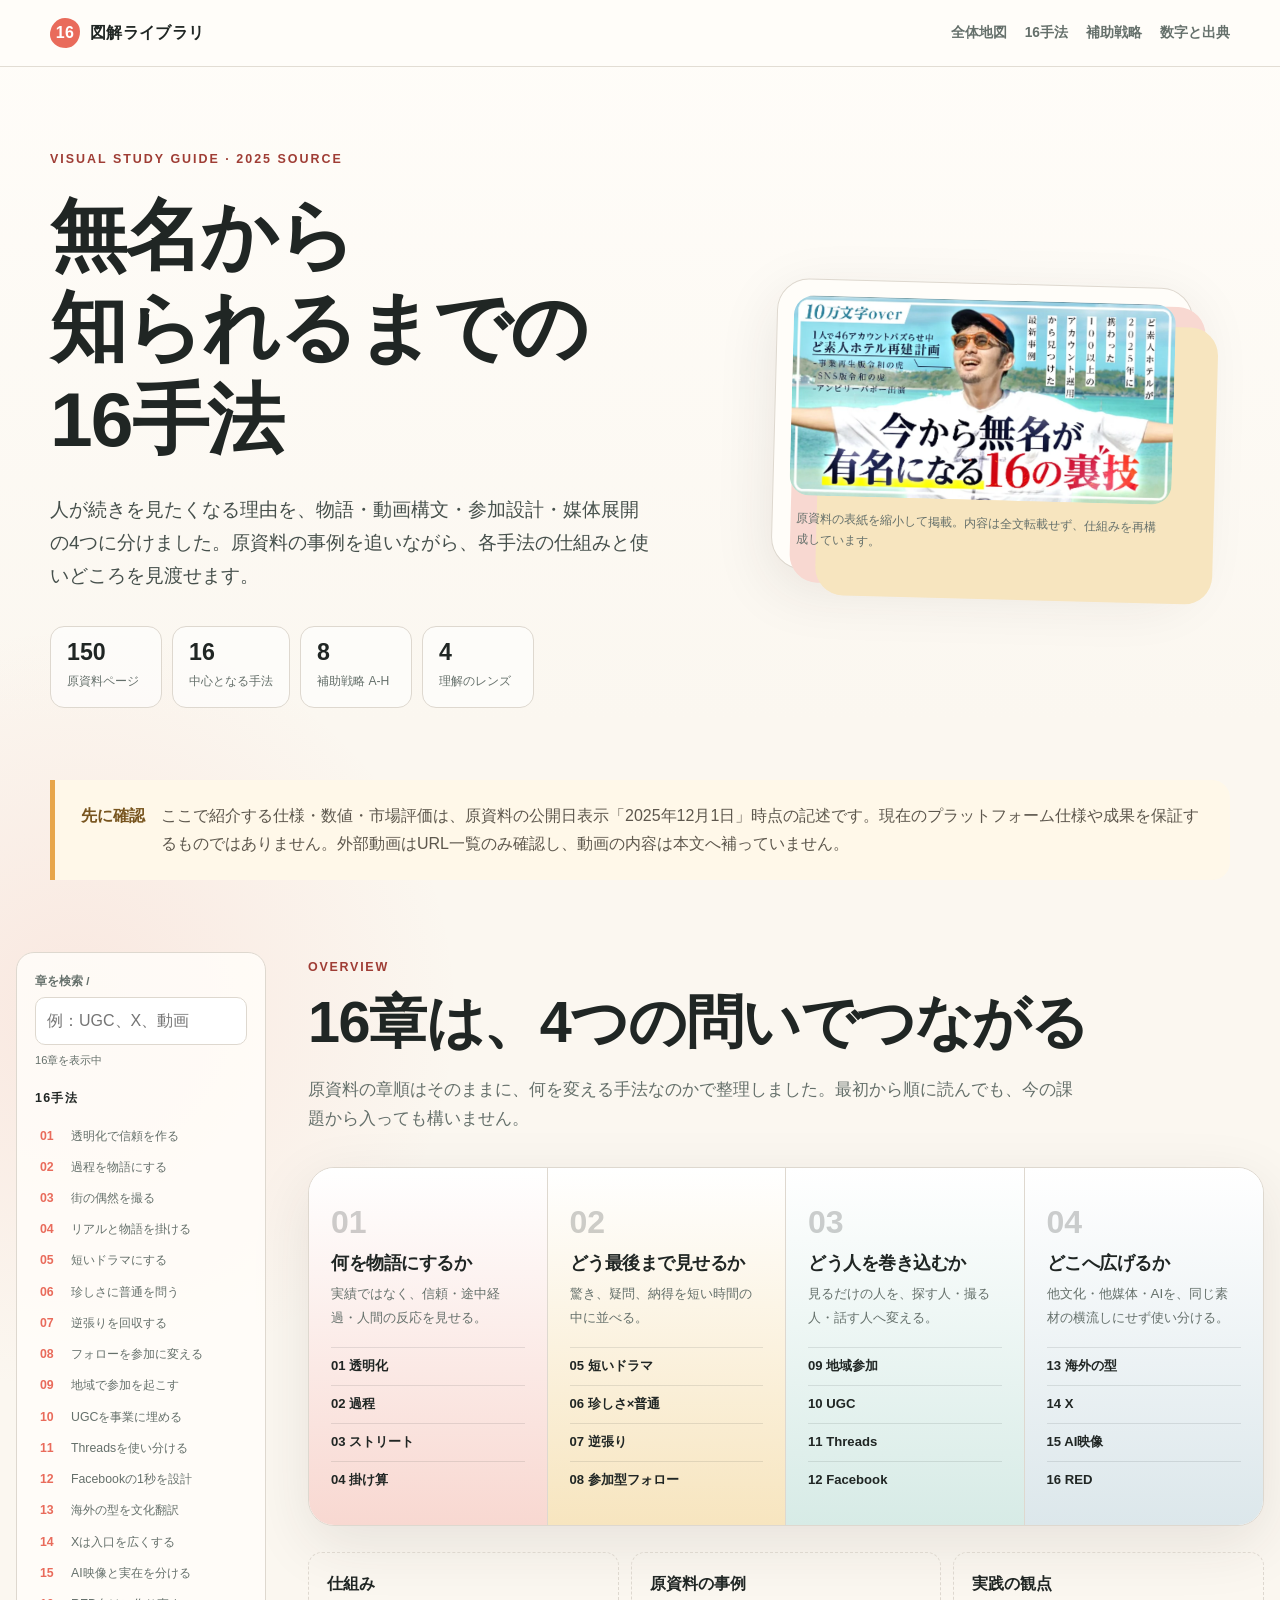
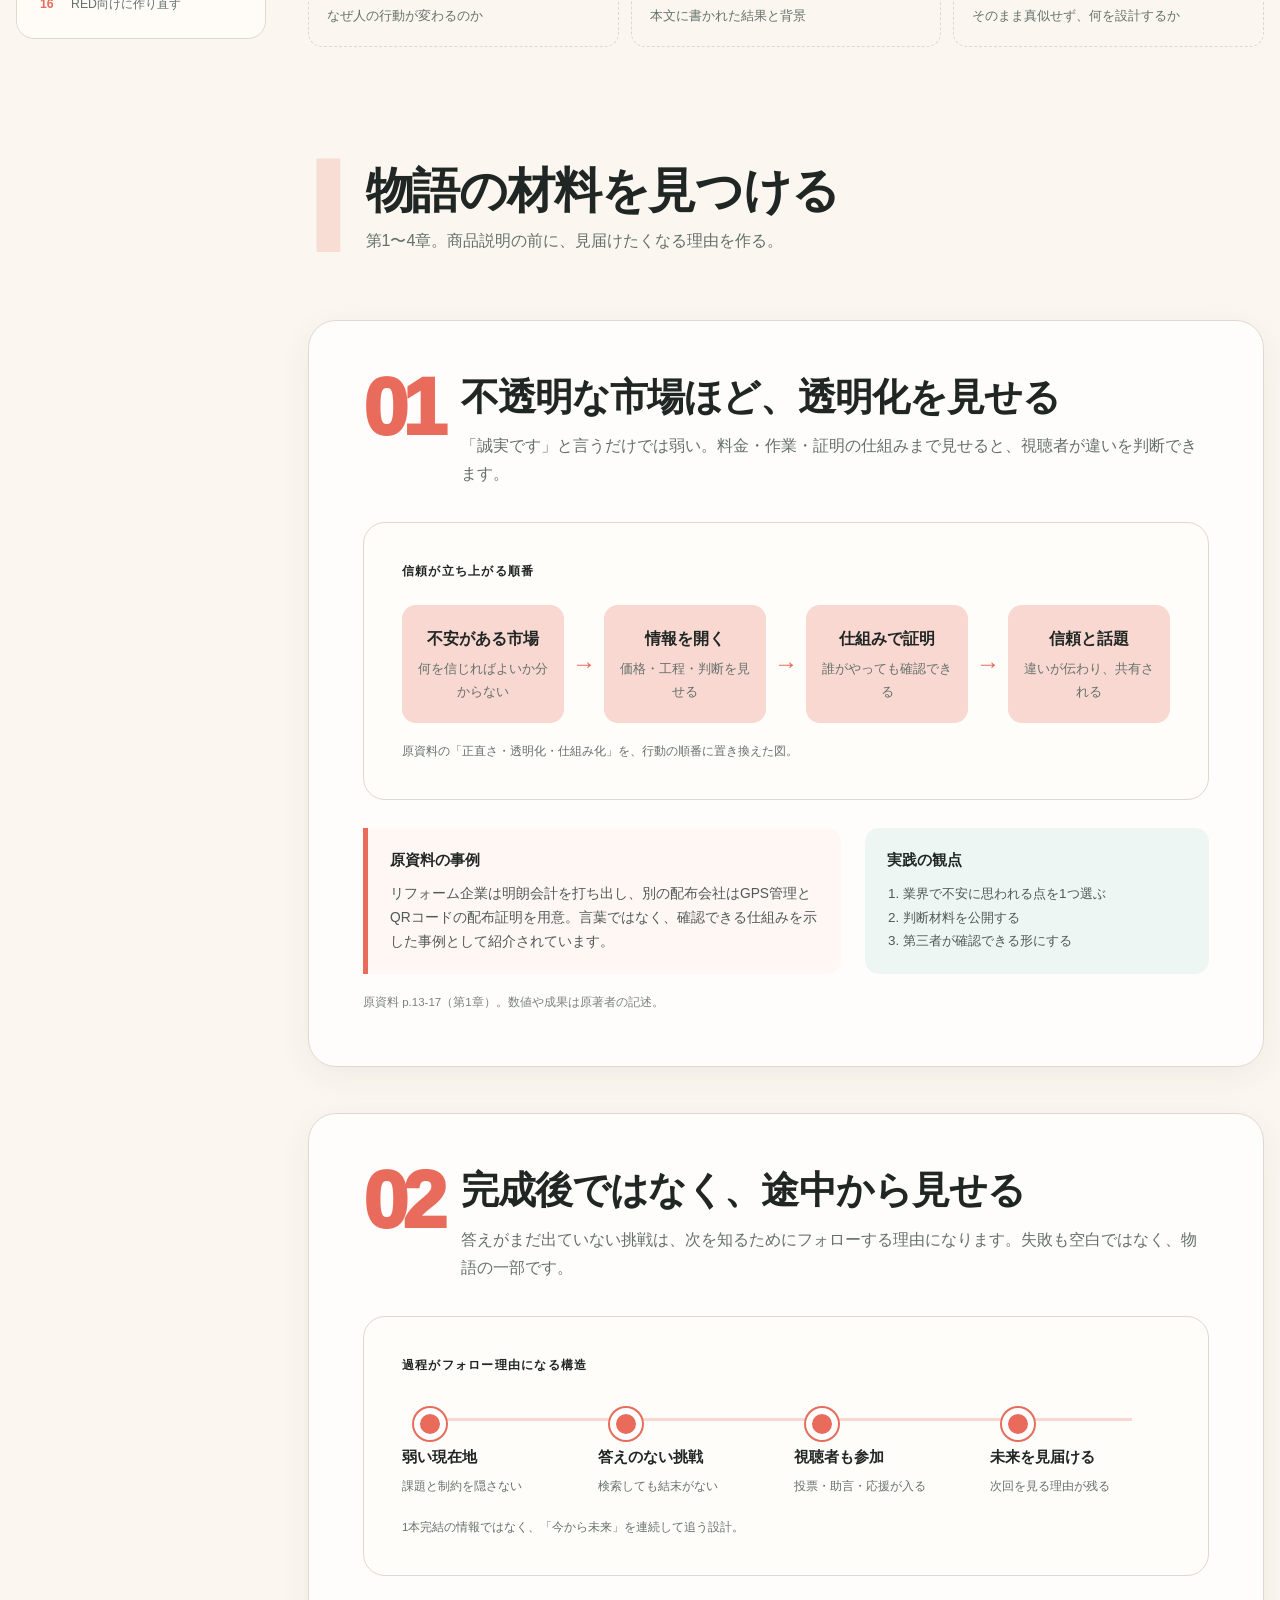
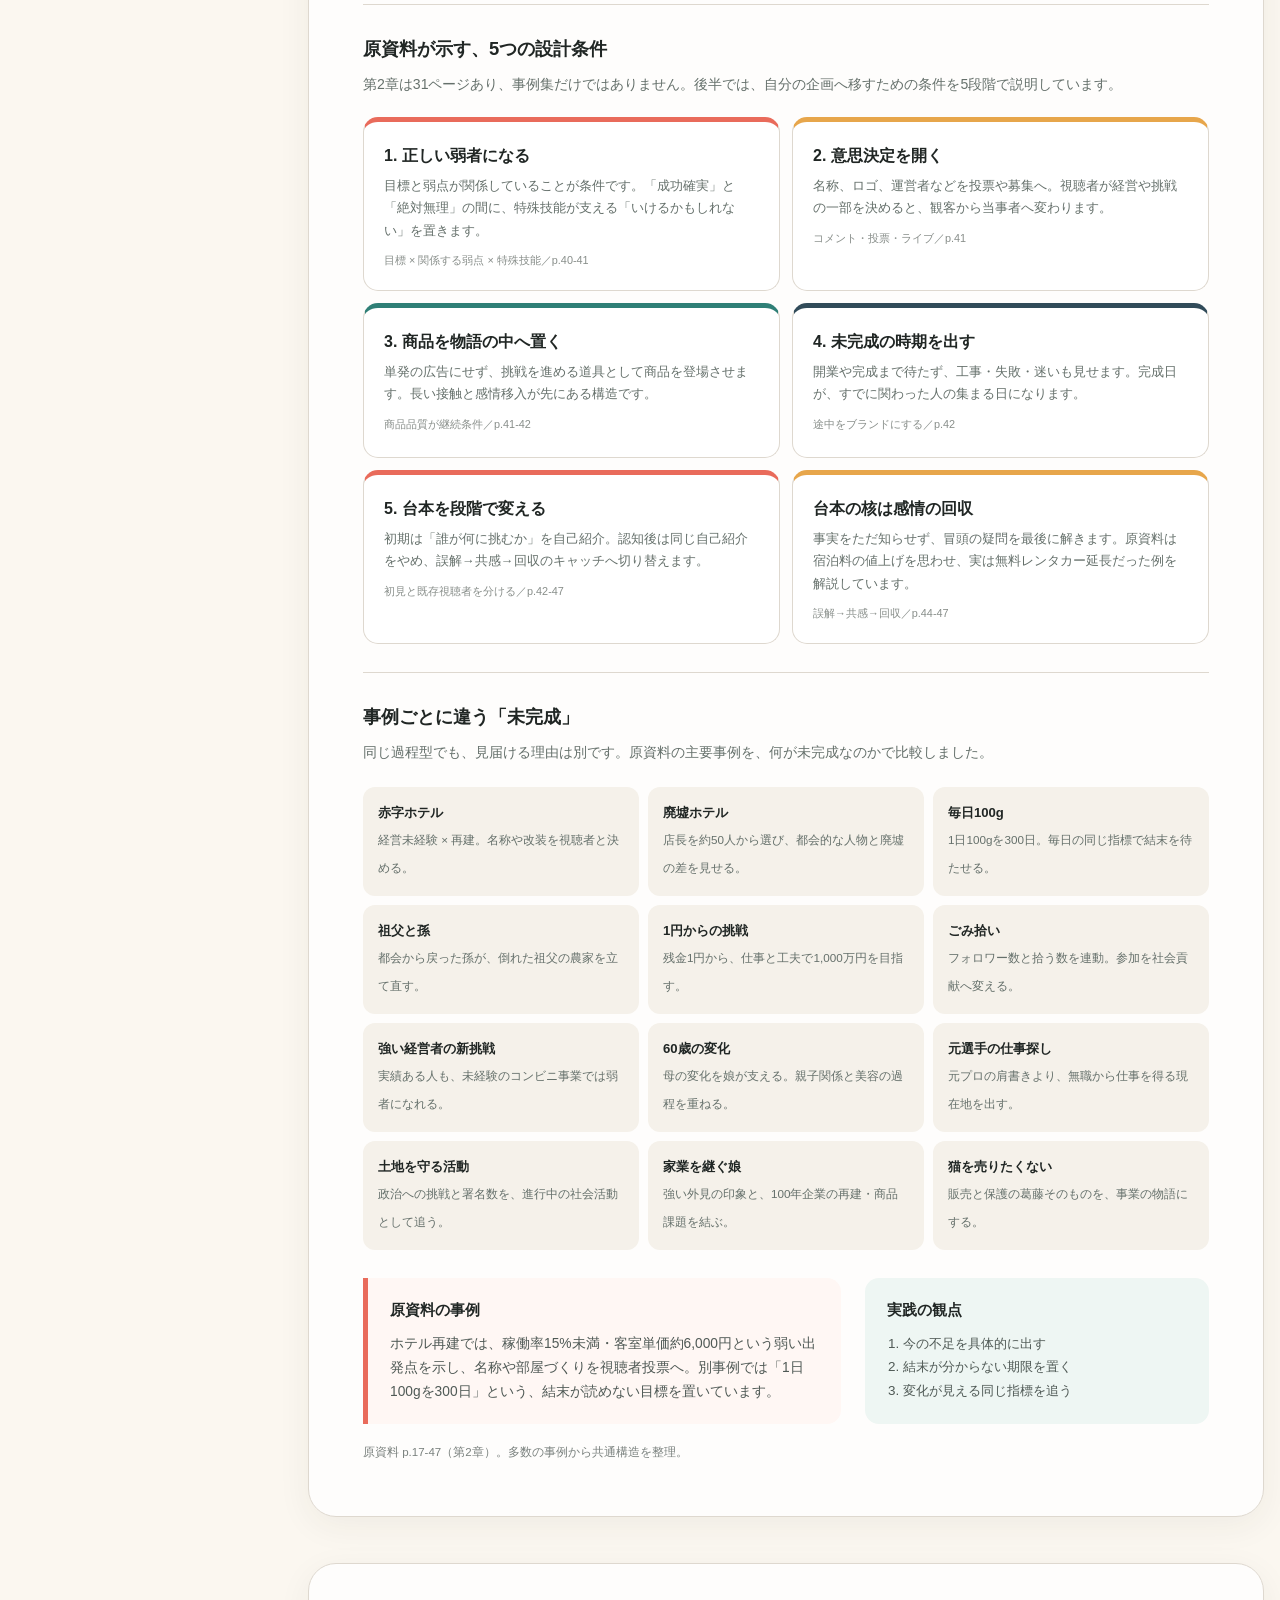
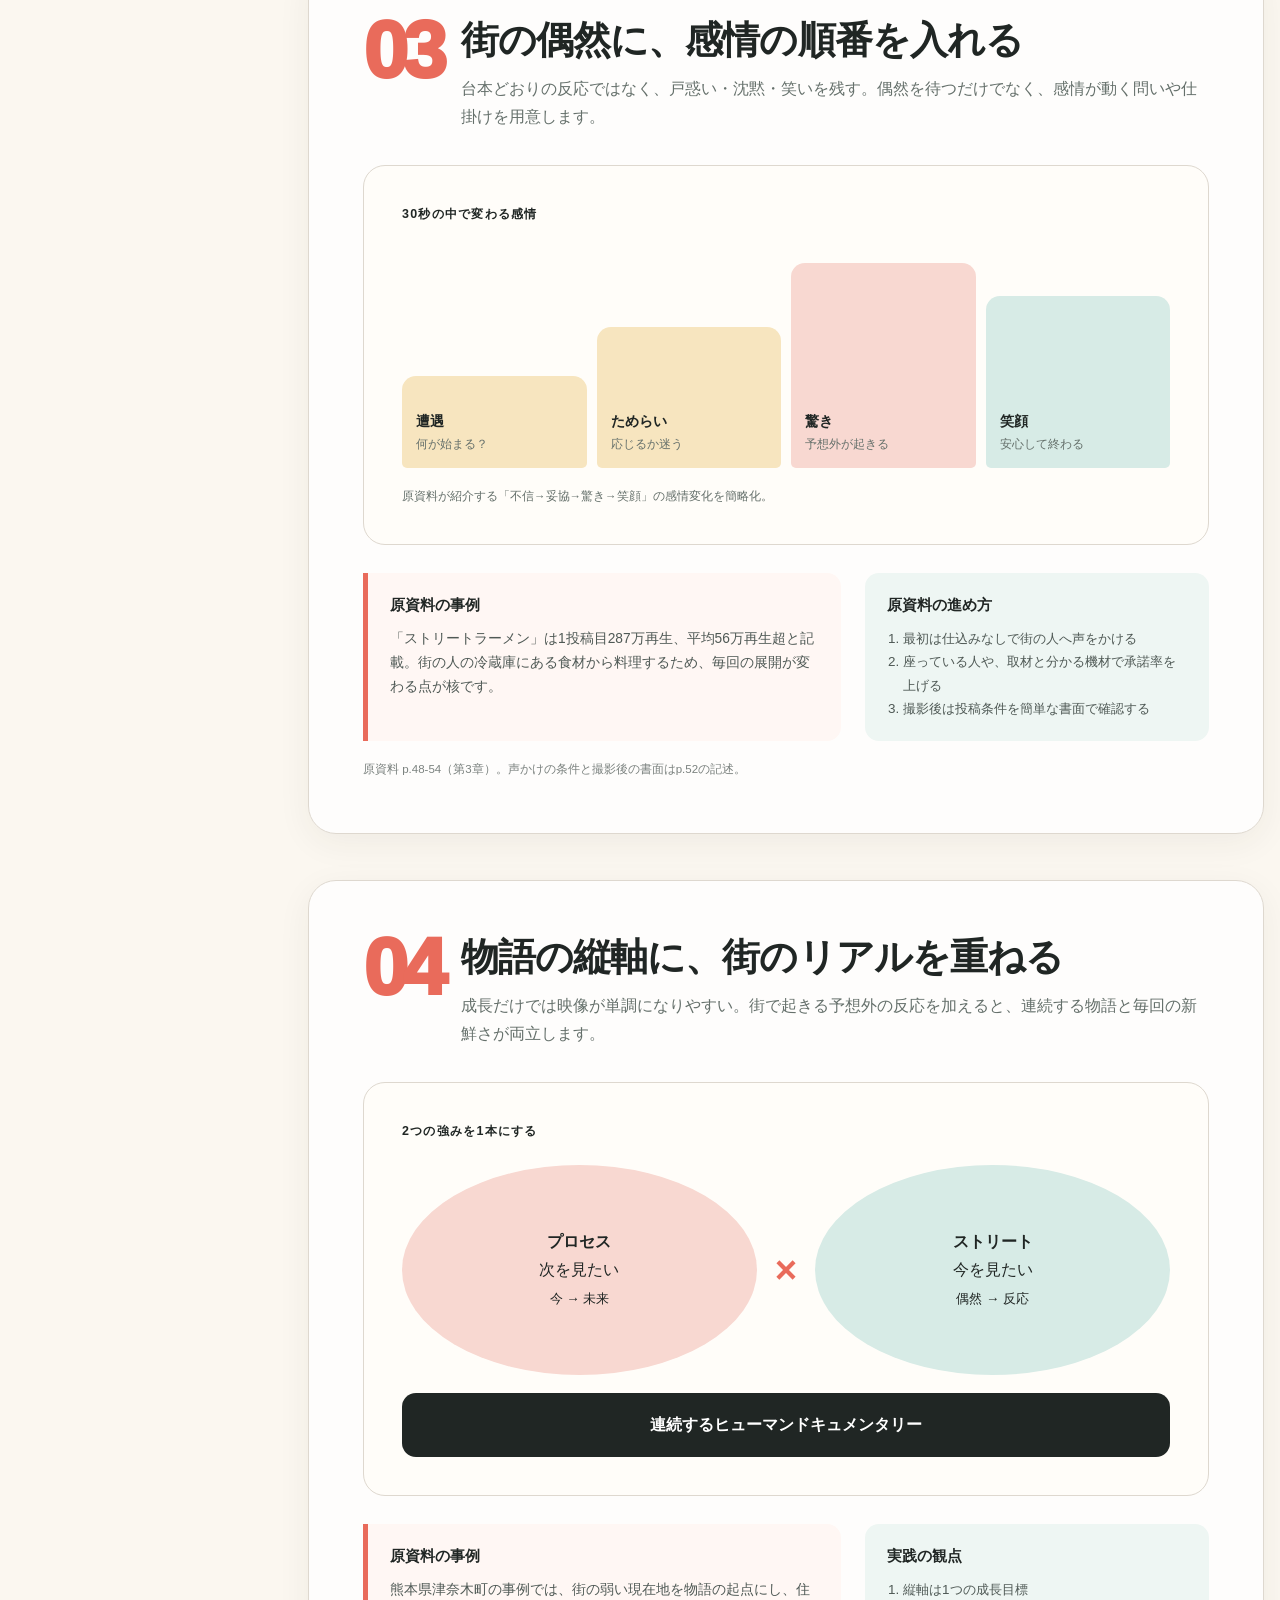
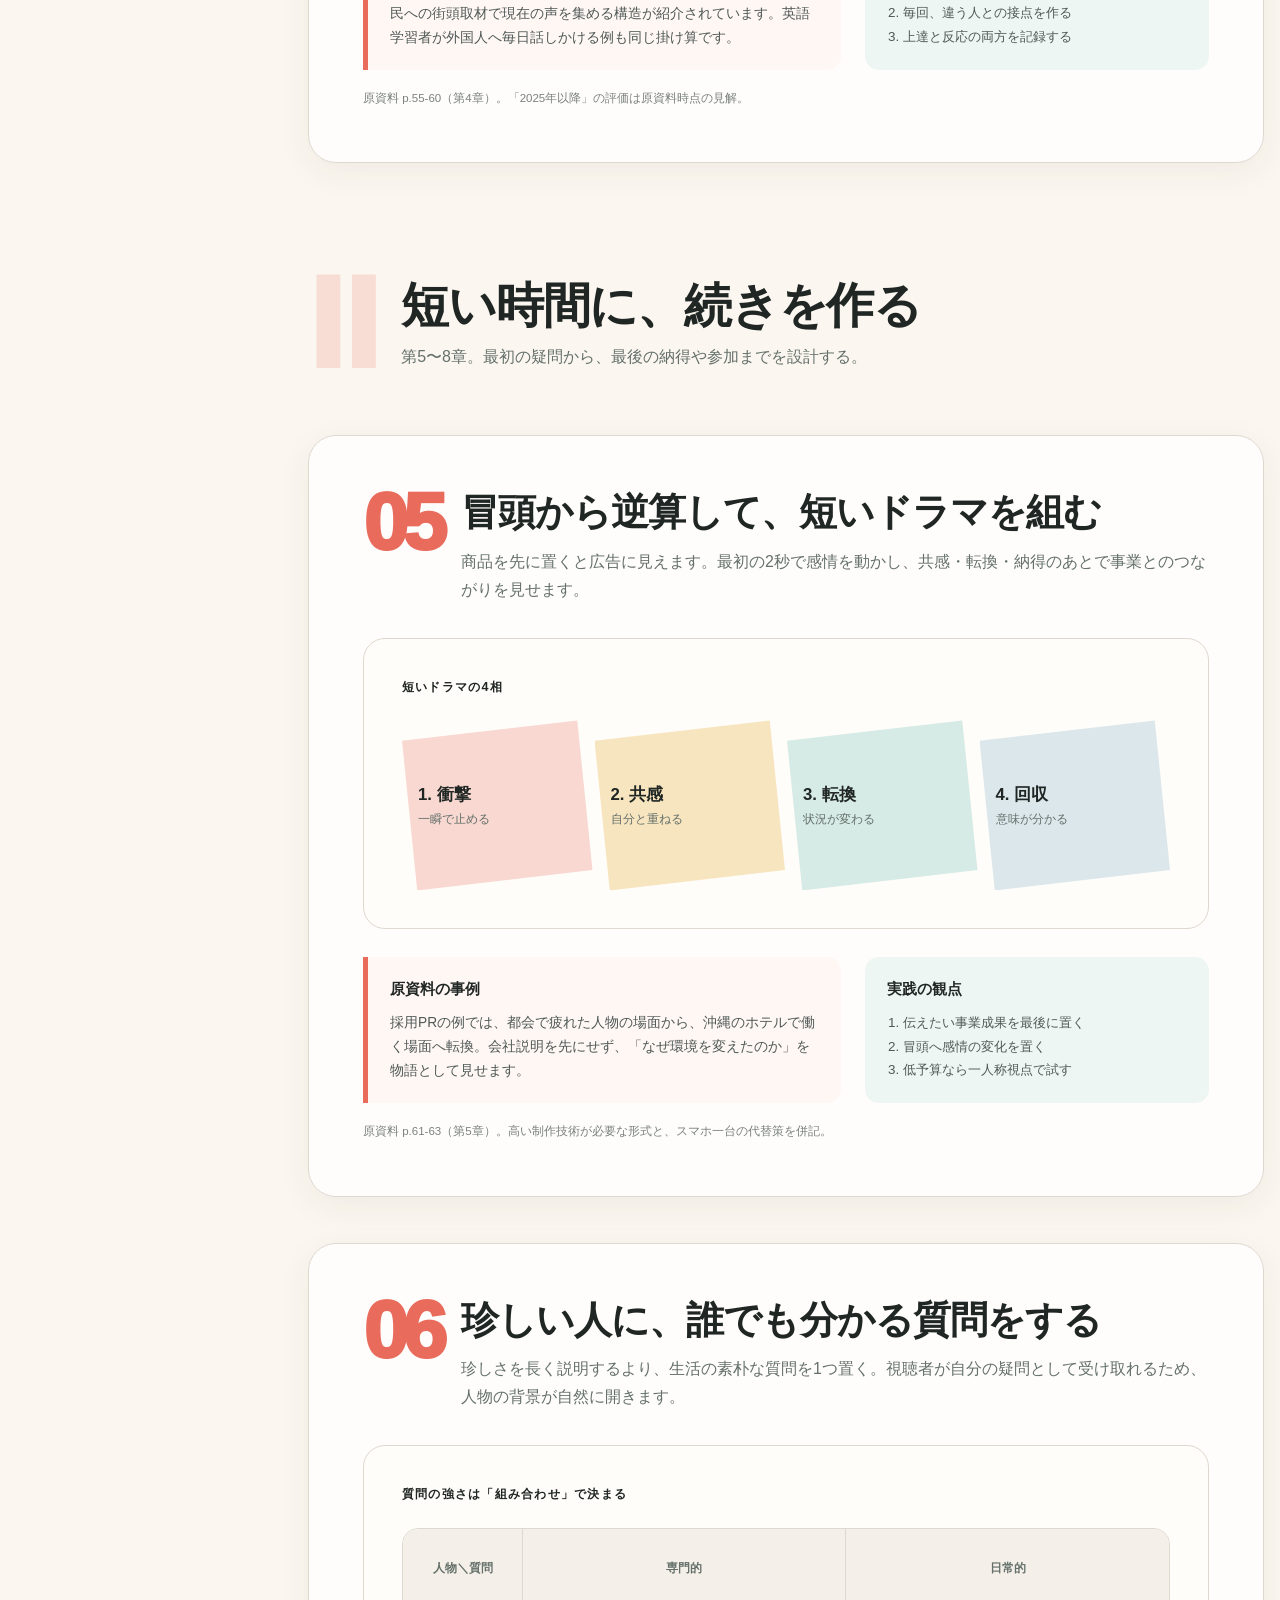
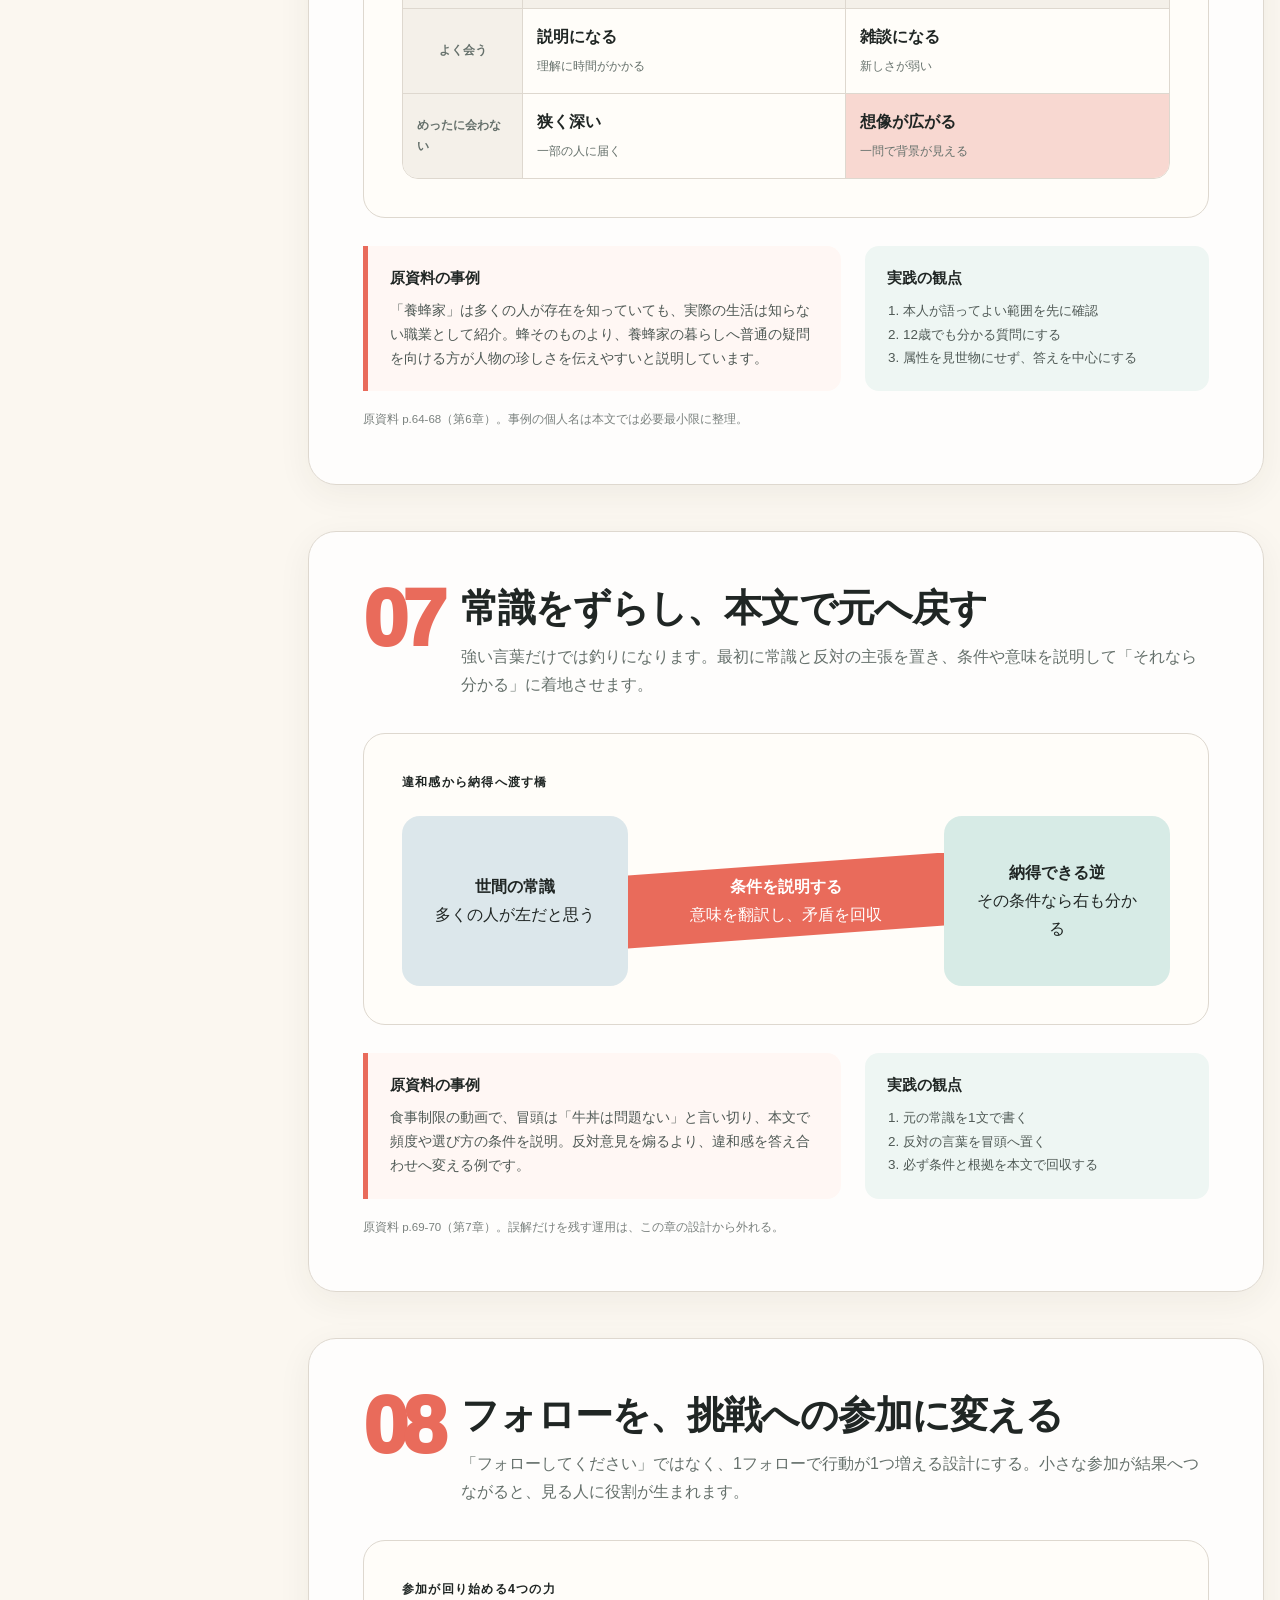
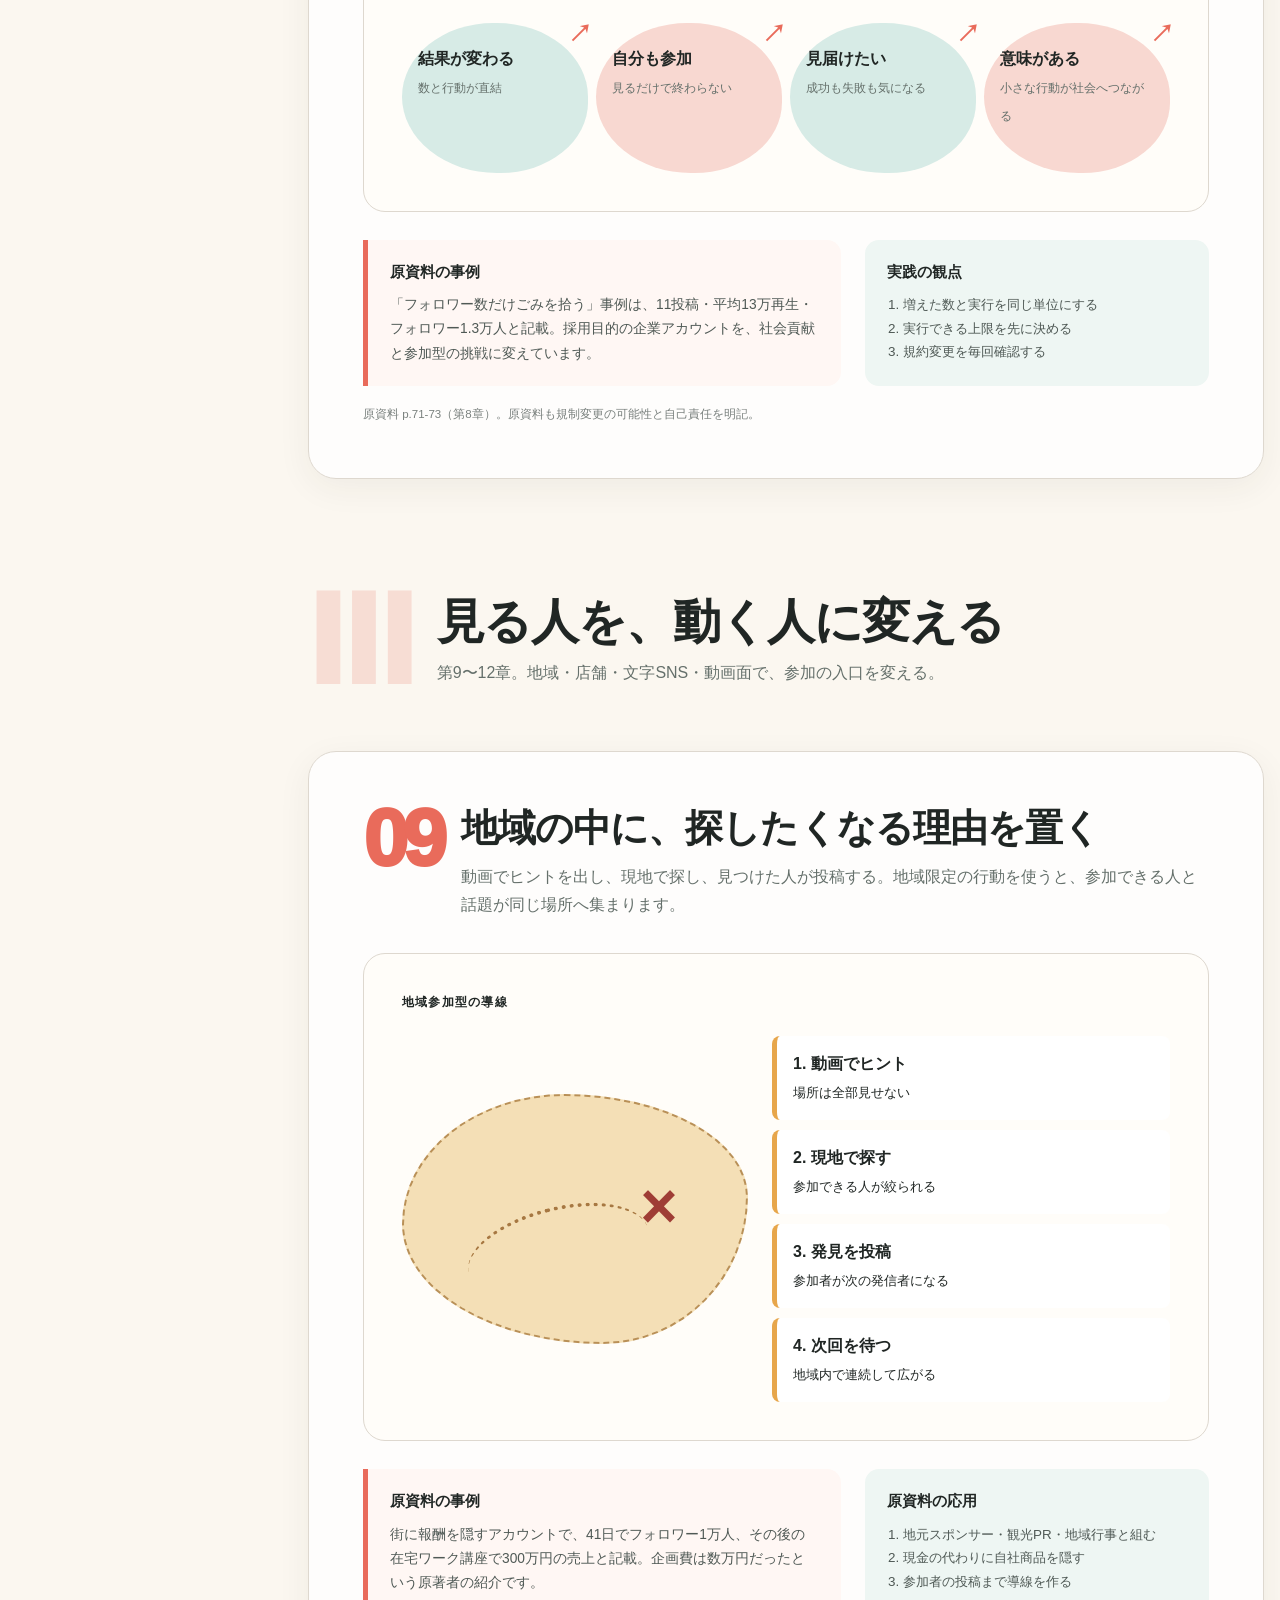
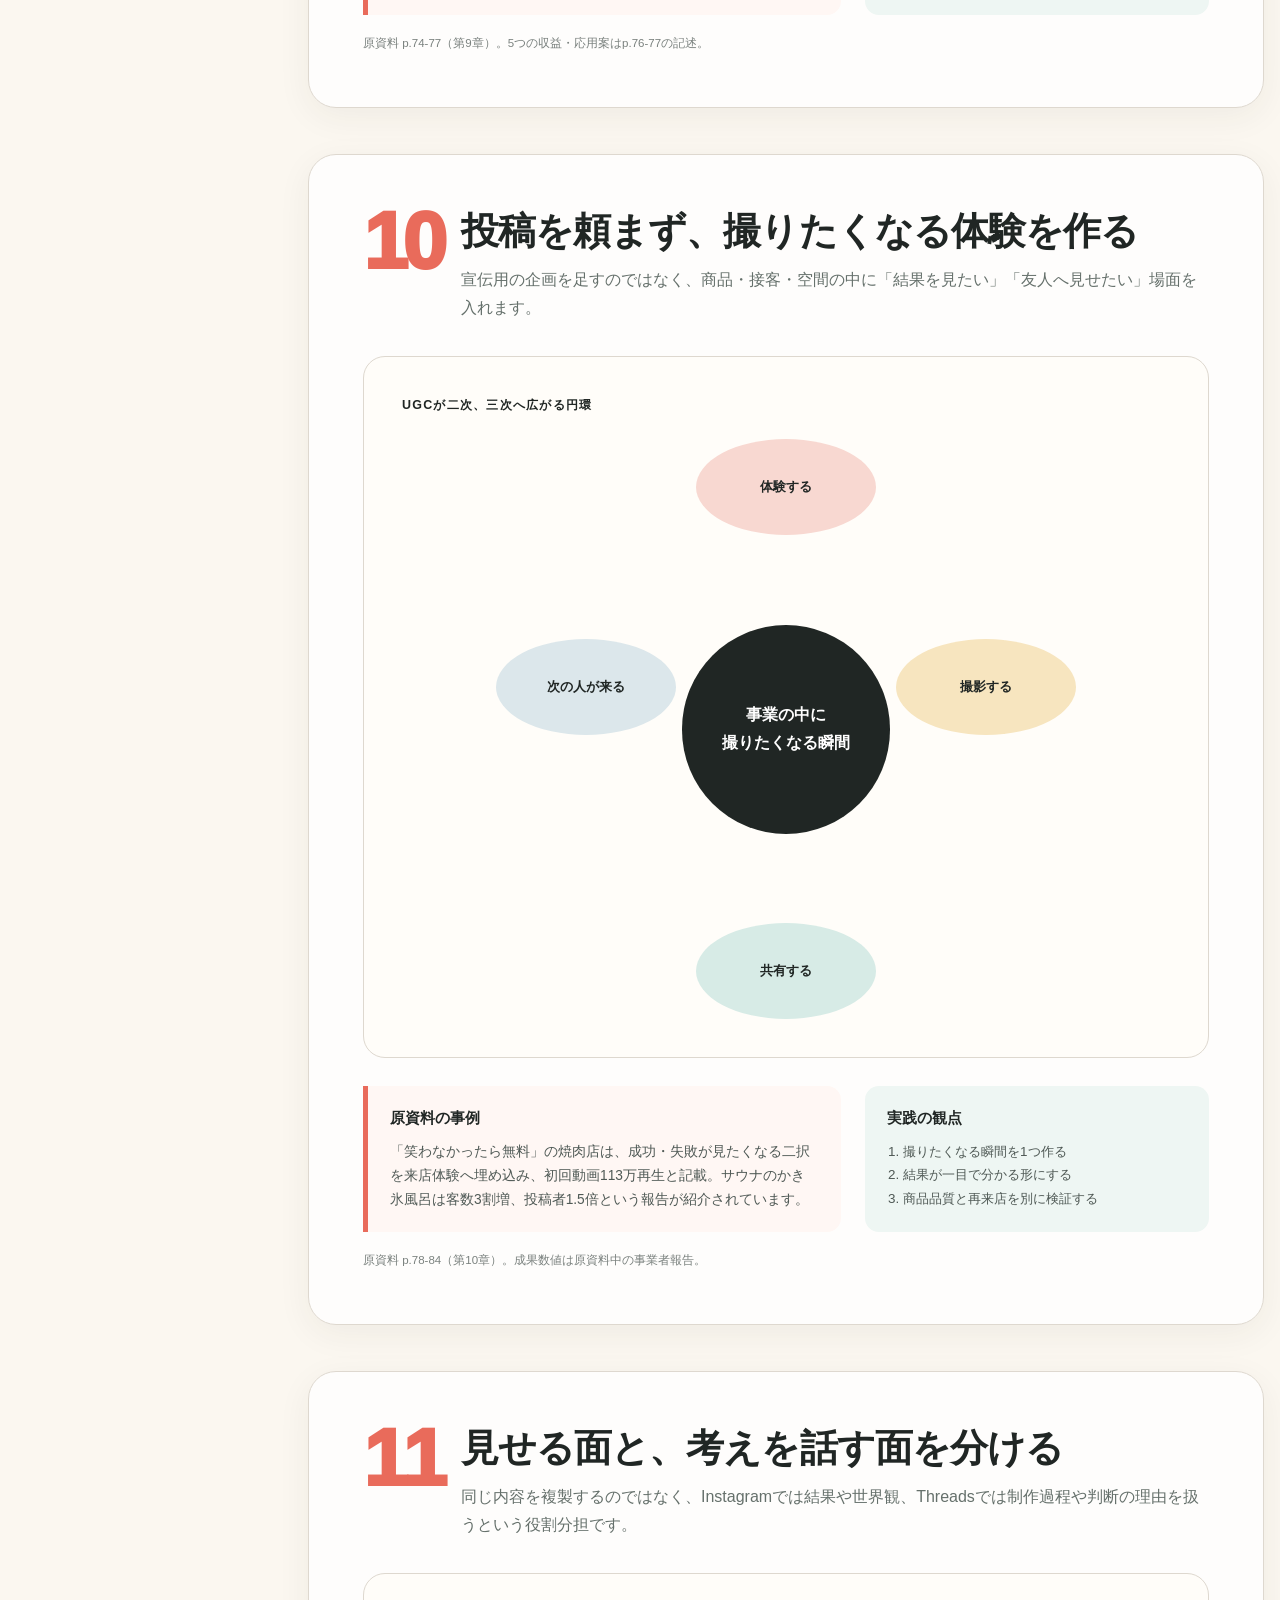
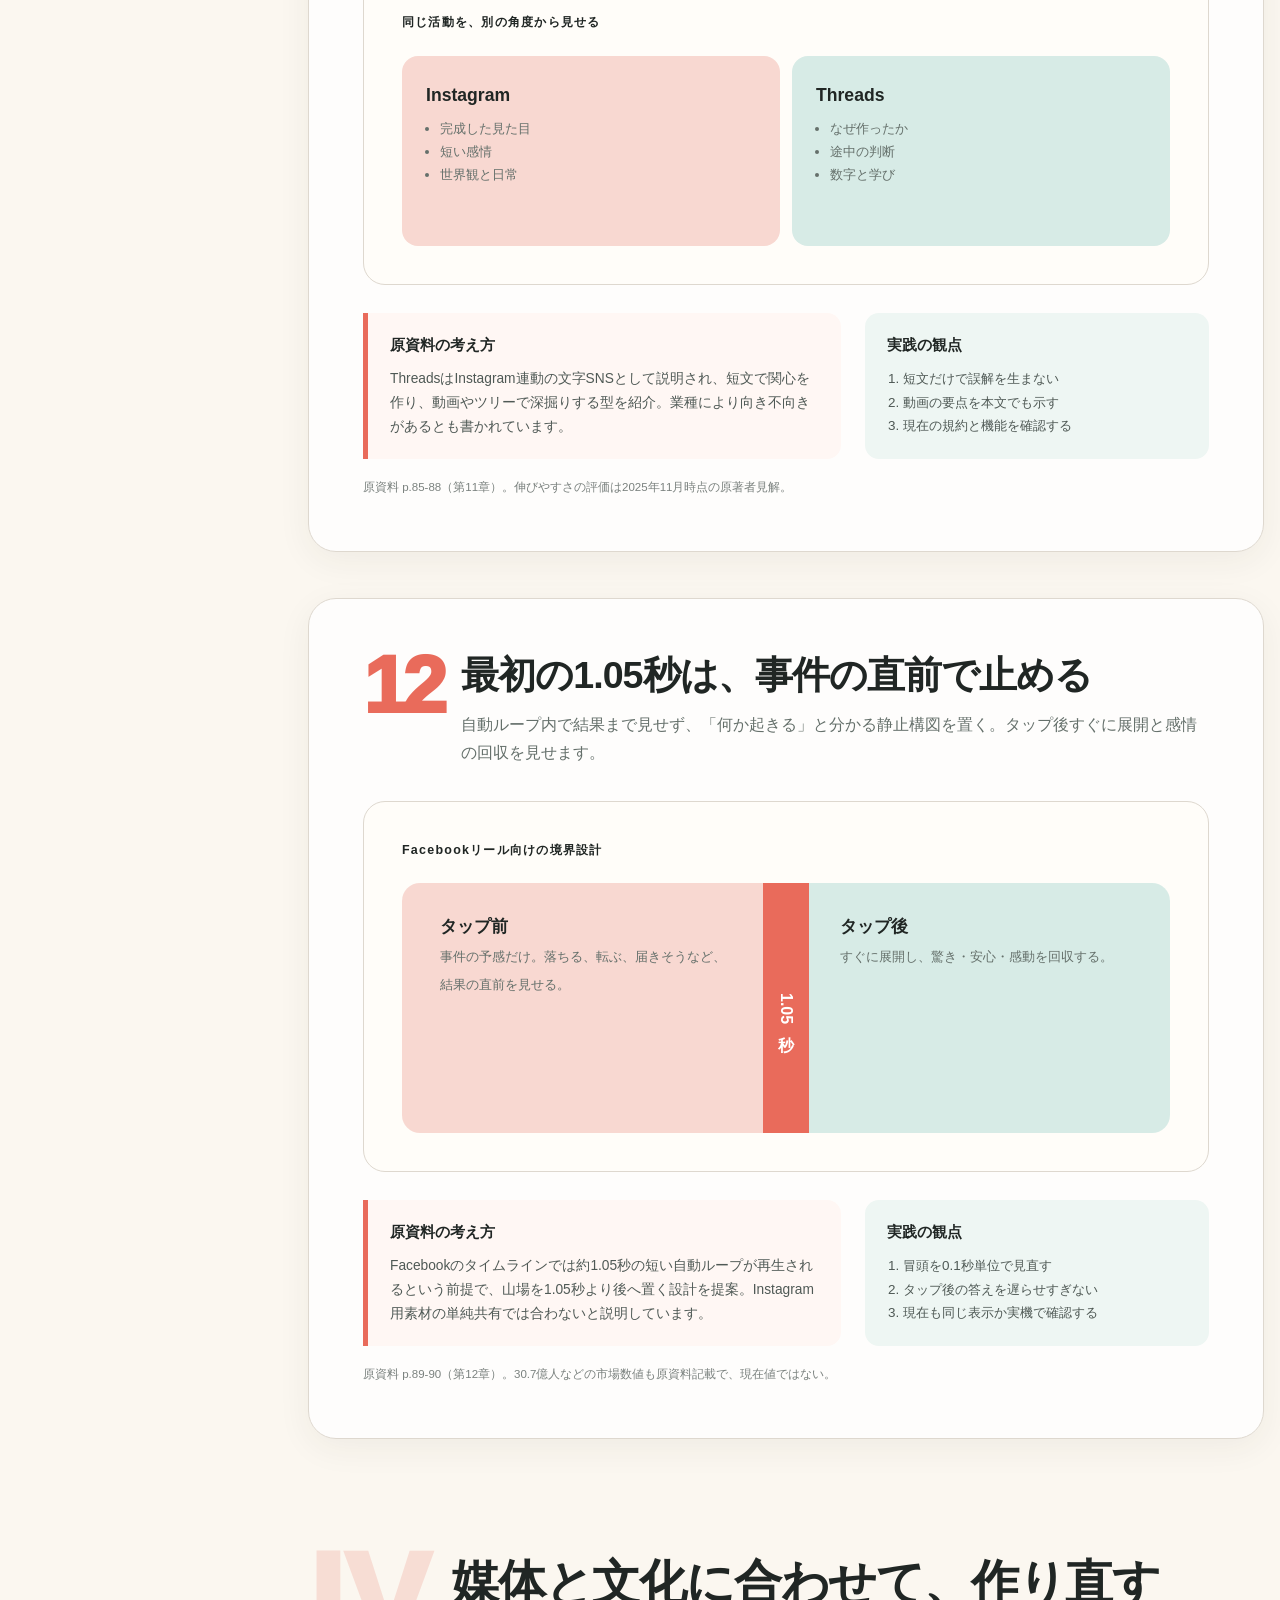
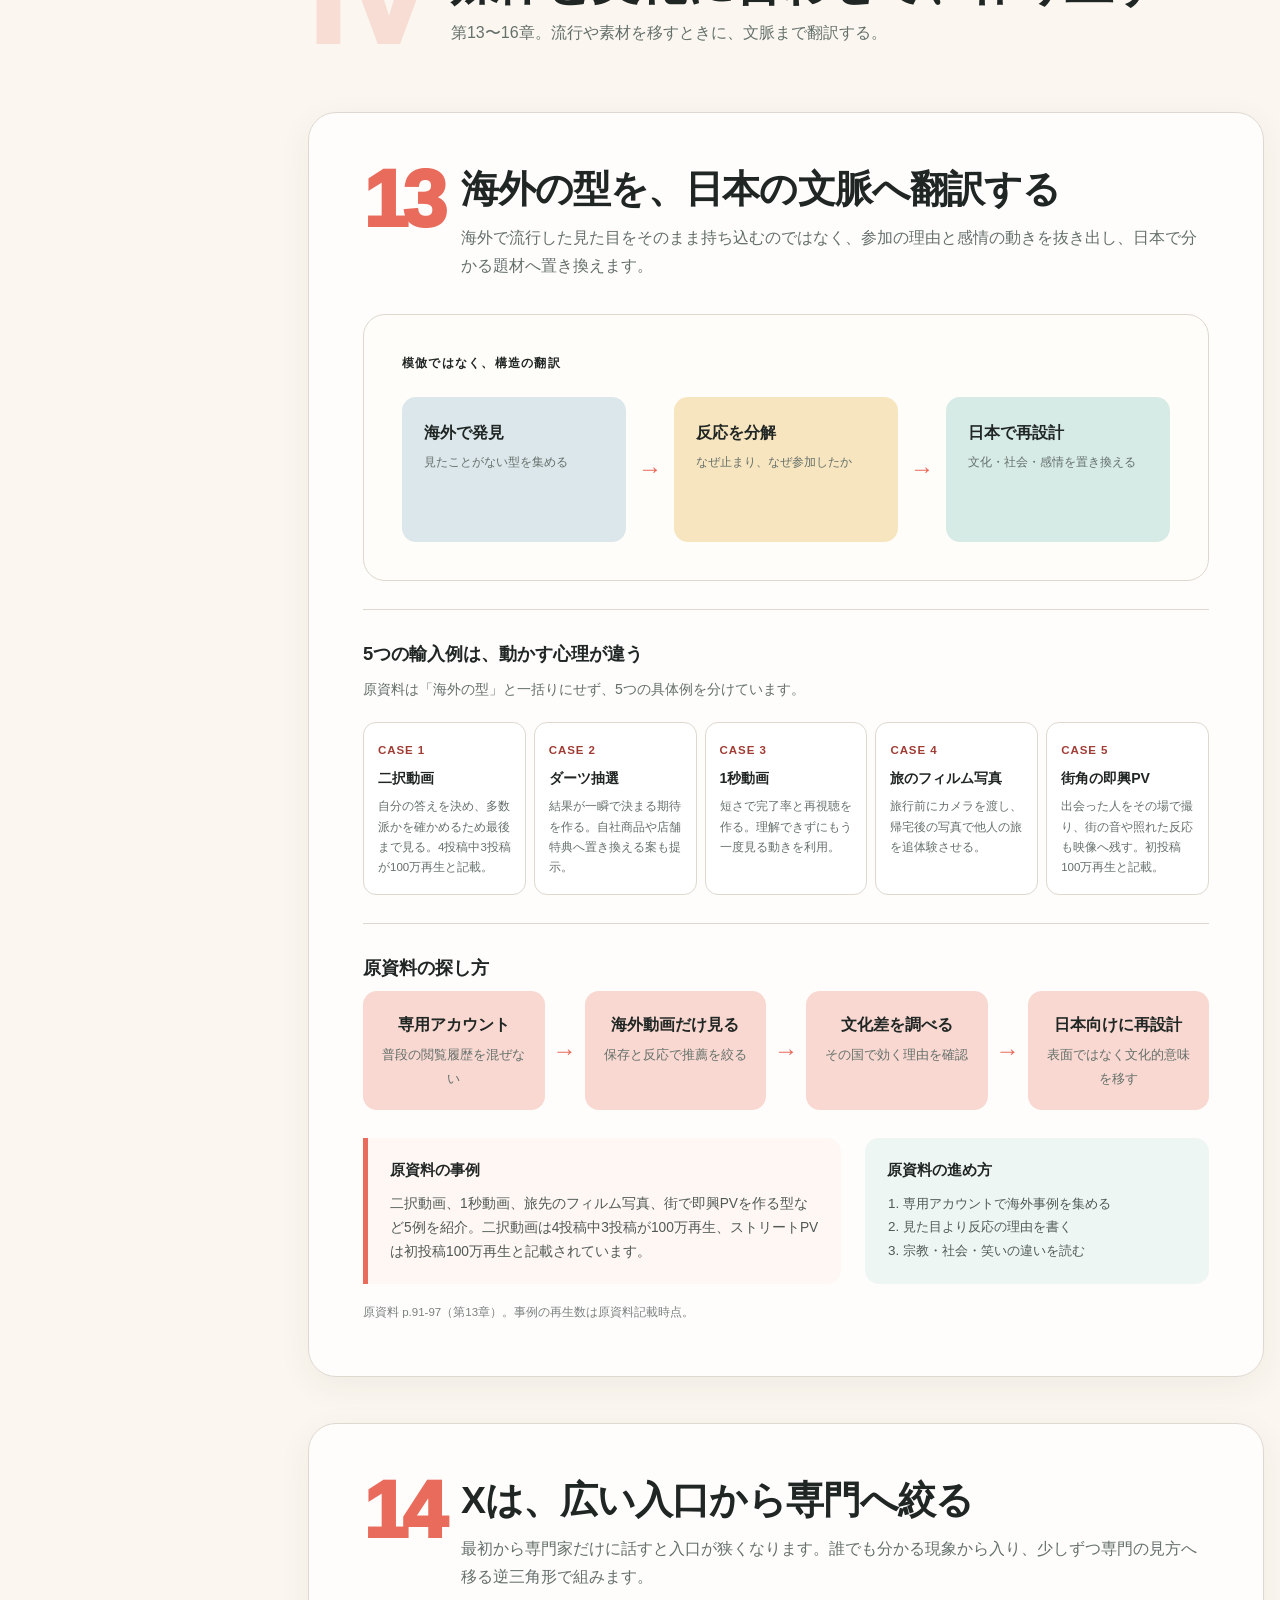
<file: hotel/index.html>
<!doctype html>
<html lang="ja">
<head>
  <meta charset="utf-8">
  <meta name="viewport" content="width=device-width, initial-scale=1">
  <meta name="color-scheme" content="light">
  <meta name="theme-color" content="#fbf7f0">
  <meta name="description" content="無名の人や企業がSNSで知られるまでの16手法を、原資料150ページから図解した学習用ガイド。">
  <title>無名から知られるまでの16手法｜図解ガイド</title>
  <link rel="stylesheet" href="styles.css">
  <script src="app.js" defer></script>
</head>
<body>
  <a class="skip-link" href="#main">本文へ移動</a>

  <header class="topbar">
    <div class="topbar-inner">
      <a class="brand" href="../index.html" aria-label="図解ライブラリの入口へ戻る">
        <span class="brand-mark" aria-hidden="true">16</span>
        <span>図解ライブラリ</span>
      </a>
      <nav class="topnav" aria-label="ページ内メニュー">
        <a href="#map">全体地図</a>
        <a href="#techniques">16手法</a>
        <a href="#appendix">補助戦略</a>
        <a href="#sources">数字と出典</a>
      </nav>
    </div>
  </header>

  <section class="hero" aria-labelledby="hero-title">
    <div>
      <p class="eyebrow">VISUAL STUDY GUIDE · 2025 SOURCE</p>
      <h1 id="hero-title">無名から<br>知られるまでの<br>16手法</h1>
      <p class="hero-lead">人が続きを見たくなる理由を、物語・動画構文・参加設計・媒体展開の4つに分けました。原資料の事例を追いながら、各手法の仕組みと使いどころを見渡せます。</p>
      <ul class="hero-metrics" aria-label="教材の規模">
        <li><strong>150</strong><span>原資料ページ</span></li>
        <li><strong>16</strong><span>中心となる手法</span></li>
        <li><strong>8</strong><span>補助戦略 A-H</span></li>
        <li><strong>4</strong><span>理解のレンズ</span></li>
      </ul>
    </div>
    <figure class="source-cover">
      <img src="assets/source-cover.webp" width="960" height="502" alt="原資料の表紙。今から無名が有名になる16の裏技と書かれている。">
      <figcaption>原資料の表紙を縮小して掲載。内容は全文転載せず、仕組みを再構成しています。</figcaption>
    </figure>
  </section>

  <aside class="notice" aria-label="このガイドの読み方">
    <strong>先に確認</strong>
    <p>ここで紹介する仕様・数値・市場評価は、原資料の公開日表示「2025年12月1日」時点の記述です。現在のプラットフォーム仕様や成果を保証するものではありません。外部動画はURL一覧のみ確認し、動画の内容は本文へ補っていません。</p>
  </aside>

  <div class="page-shell">
    <aside class="side" aria-label="章の目次と検索">
      <form class="searchbox" role="search" onsubmit="return false">
        <label for="chapter-search">章を検索 <span aria-hidden="true">/</span></label>
        <input id="chapter-search" type="search" autocomplete="off" placeholder="例：UGC、X、動画">
        <p id="search-result" class="search-result" aria-live="polite">16章を表示中</p>
      </form>
      <p class="side-title">16手法</p>
      <ol>
        <li><a href="#t01">透明化で信頼を作る</a></li>
        <li><a href="#t02">過程を物語にする</a></li>
        <li><a href="#t03">街の偶然を撮る</a></li>
        <li><a href="#t04">リアルと物語を掛ける</a></li>
        <li><a href="#t05">短いドラマにする</a></li>
        <li><a href="#t06">珍しさに普通を問う</a></li>
        <li><a href="#t07">逆張りを回収する</a></li>
        <li><a href="#t08">フォローを参加に変える</a></li>
        <li><a href="#t09">地域で参加を起こす</a></li>
        <li><a href="#t10">UGCを事業に埋める</a></li>
        <li><a href="#t11">Threadsを使い分ける</a></li>
        <li><a href="#t12">Facebookの1秒を設計</a></li>
        <li><a href="#t13">海外の型を文化翻訳</a></li>
        <li><a href="#t14">Xは入口を広くする</a></li>
        <li><a href="#t15">AI映像と実在を分ける</a></li>
        <li><a href="#t16">RED向けに作り直す</a></li>
      </ol>
    </aside>

    <main id="main">
      <section id="map" class="section" aria-labelledby="map-title">
        <span class="section-kicker">OVERVIEW</span>
        <h2 id="map-title">16章は、4つの問いでつながる</h2>
        <p class="section-intro">原資料の章順はそのままに、何を変える手法なのかで整理しました。最初から順に読んでも、今の課題から入っても構いません。</p>

        <div class="map-board">
          <section class="map-lane">
            <span class="lane-no">01</span>
            <h3>何を物語にするか</h3>
            <p>実績ではなく、信頼・途中経過・人間の反応を見せる。</p>
            <a href="#t01">01 透明化</a>
            <a href="#t02">02 過程</a>
            <a href="#t03">03 ストリート</a>
            <a href="#t04">04 掛け算</a>
          </section>
          <section class="map-lane">
            <span class="lane-no">02</span>
            <h3>どう最後まで見せるか</h3>
            <p>驚き、疑問、納得を短い時間の中に並べる。</p>
            <a href="#t05">05 短いドラマ</a>
            <a href="#t06">06 珍しさ×普通</a>
            <a href="#t07">07 逆張り</a>
            <a href="#t08">08 参加型フォロー</a>
          </section>
          <section class="map-lane">
            <span class="lane-no">03</span>
            <h3>どう人を巻き込むか</h3>
            <p>見るだけの人を、探す人・撮る人・話す人へ変える。</p>
            <a href="#t09">09 地域参加</a>
            <a href="#t10">10 UGC</a>
            <a href="#t11">11 Threads</a>
            <a href="#t12">12 Facebook</a>
          </section>
          <section class="map-lane">
            <span class="lane-no">04</span>
            <h3>どこへ広げるか</h3>
            <p>他文化・他媒体・AIを、同じ素材の横流しにせず使い分ける。</p>
            <a href="#t13">13 海外の型</a>
            <a href="#t14">14 X</a>
            <a href="#t15">15 AI映像</a>
            <a href="#t16">16 RED</a>
          </section>
        </div>

        <div class="method-key" aria-label="各章で見る3つの観点">
          <div><strong>仕組み</strong><span>なぜ人の行動が変わるのか</span></div>
          <div><strong>原資料の事例</strong><span>本文に書かれた結果と背景</span></div>
          <div><strong>実践の観点</strong><span>そのまま真似せず、何を設計するか</span></div>
        </div>
      </section>

      <section id="techniques" aria-label="16手法の詳細">
        <div class="part-divider">
          <span class="part-number">I</span>
          <div><h2>物語の材料を見つける</h2><p>第1〜4章。商品説明の前に、見届けたくなる理由を作る。</p></div>
        </div>

        <article id="t01" class="technique" data-search="透明化 信頼 誠実 仕組み ビジネス番組 リフォーム">
          <header class="tech-head">
            <span class="tech-no">01</span>
            <div><h3>不透明な市場ほど、透明化を見せる</h3><p class="tech-summary">「誠実です」と言うだけでは弱い。料金・作業・証明の仕組みまで見せると、視聴者が違いを判断できます。</p></div>
          </header>
          <figure class="figure">
            <p class="figure-title">信頼が立ち上がる順番</p>
            <div class="flow">
              <div class="flow-node"><strong>不安がある市場</strong><small>何を信じればよいか分からない</small></div>
              <span class="flow-arrow" aria-hidden="true">→</span>
              <div class="flow-node"><strong>情報を開く</strong><small>価格・工程・判断を見せる</small></div>
              <span class="flow-arrow" aria-hidden="true">→</span>
              <div class="flow-node"><strong>仕組みで証明</strong><small>誰がやっても確認できる</small></div>
              <span class="flow-arrow" aria-hidden="true">→</span>
              <div class="flow-node"><strong>信頼と話題</strong><small>違いが伝わり、共有される</small></div>
            </div>
            <figcaption>原資料の「正直さ・透明化・仕組み化」を、行動の順番に置き換えた図。</figcaption>
          </figure>
          <div class="evidence-row">
            <aside class="case"><h4>原資料の事例</h4><p>リフォーム企業は明朗会計を打ち出し、別の配布会社はGPS管理とQRコードの配布証明を用意。言葉ではなく、確認できる仕組みを示した事例として紹介されています。</p></aside>
            <aside class="practice"><h4>実践の観点</h4><ol><li>業界で不安に思われる点を1つ選ぶ</li><li>判断材料を公開する</li><li>第三者が確認できる形にする</li></ol></aside>
          </div>
          <p class="source-ref">原資料 p.13-17（第1章）。数値や成果は原著者の記述。</p>
        </article>

        <article id="t02" class="technique" data-search="プロセス 過程 未来 弱者 ホテル 再建 物語">
          <header class="tech-head">
            <span class="tech-no">02</span>
            <div><h3>完成後ではなく、途中から見せる</h3><p class="tech-summary">答えがまだ出ていない挑戦は、次を知るためにフォローする理由になります。失敗も空白ではなく、物語の一部です。</p></div>
          </header>
          <figure class="figure">
            <p class="figure-title">過程がフォロー理由になる構造</p>
            <div class="timeline">
              <div class="time-step"><strong>弱い現在地</strong><span>課題と制約を隠さない</span></div>
              <div class="time-step"><strong>答えのない挑戦</strong><span>検索しても結末がない</span></div>
              <div class="time-step"><strong>視聴者も参加</strong><span>投票・助言・応援が入る</span></div>
              <div class="time-step"><strong>未来を見届ける</strong><span>次回を見る理由が残る</span></div>
            </div>
            <figcaption>1本完結の情報ではなく、「今から未来」を連続して追う設計。</figcaption>
          </figure>
          <section class="deep-dive" aria-labelledby="t02-rules">
            <h4 id="t02-rules">原資料が示す、5つの設計条件</h4>
            <p>第2章は31ページあり、事例集だけではありません。後半では、自分の企画へ移すための条件を5段階で説明しています。</p>
            <div class="pattern-grid">
              <div class="pattern"><strong>1. 正しい弱者になる</strong><p>目標と弱点が関係していることが条件です。「成功確実」と「絶対無理」の間に、特殊技能が支える「いけるかもしれない」を置きます。</p><small>目標 × 関係する弱点 × 特殊技能／p.40-41</small></div>
              <div class="pattern"><strong>2. 意思決定を開く</strong><p>名称、ロゴ、運営者などを投票や募集へ。視聴者が経営や挑戦の一部を決めると、観客から当事者へ変わります。</p><small>コメント・投票・ライブ／p.41</small></div>
              <div class="pattern"><strong>3. 商品を物語の中へ置く</strong><p>単発の広告にせず、挑戦を進める道具として商品を登場させます。長い接触と感情移入が先にある構造です。</p><small>商品品質が継続条件／p.41-42</small></div>
              <div class="pattern"><strong>4. 未完成の時期を出す</strong><p>開業や完成まで待たず、工事・失敗・迷いも見せます。完成日が、すでに関わった人の集まる日になります。</p><small>途中をブランドにする／p.42</small></div>
              <div class="pattern"><strong>5. 台本を段階で変える</strong><p>初期は「誰が何に挑むか」を自己紹介。認知後は同じ自己紹介をやめ、誤解→共感→回収のキャッチへ切り替えます。</p><small>初見と既存視聴者を分ける／p.42-47</small></div>
              <div class="pattern"><strong>台本の核は感情の回収</strong><p>事実をただ知らせず、冒頭の疑問を最後に解きます。原資料は宿泊料の値上げを思わせ、実は無料レンタカー延長だった例を解説しています。</p><small>誤解→共感→回収／p.44-47</small></div>
            </div>
          </section>
          <section class="deep-dive" aria-labelledby="t02-cases">
            <h4 id="t02-cases">事例ごとに違う「未完成」</h4>
            <p>同じ過程型でも、見届ける理由は別です。原資料の主要事例を、何が未完成なのかで比較しました。</p>
            <div class="example-strip">
              <div><strong>赤字ホテル</strong><span>経営未経験 × 再建。名称や改装を視聴者と決める。</span></div>
              <div><strong>廃墟ホテル</strong><span>店長を約50人から選び、都会的な人物と廃墟の差を見せる。</span></div>
              <div><strong>毎日100g</strong><span>1日100gを300日。毎日の同じ指標で結末を待たせる。</span></div>
              <div><strong>祖父と孫</strong><span>都会から戻った孫が、倒れた祖父の農家を立て直す。</span></div>
              <div><strong>1円からの挑戦</strong><span>残金1円から、仕事と工夫で1,000万円を目指す。</span></div>
              <div><strong>ごみ拾い</strong><span>フォロワー数と拾う数を連動。参加を社会貢献へ変える。</span></div>
              <div><strong>強い経営者の新挑戦</strong><span>実績ある人も、未経験のコンビニ事業では弱者になれる。</span></div>
              <div><strong>60歳の変化</strong><span>母の変化を娘が支える。親子関係と美容の過程を重ねる。</span></div>
              <div><strong>元選手の仕事探し</strong><span>元プロの肩書きより、無職から仕事を得る現在地を出す。</span></div>
              <div><strong>土地を守る活動</strong><span>政治への挑戦と署名数を、進行中の社会活動として追う。</span></div>
              <div><strong>家業を継ぐ娘</strong><span>強い外見の印象と、100年企業の再建・商品課題を結ぶ。</span></div>
              <div><strong>猫を売りたくない</strong><span>販売と保護の葛藤そのものを、事業の物語にする。</span></div>
            </div>
          </section>
          <div class="evidence-row">
            <aside class="case"><h4>原資料の事例</h4><p>ホテル再建では、稼働率15%未満・客室単価約6,000円という弱い出発点を示し、名称や部屋づくりを視聴者投票へ。別事例では「1日100gを300日」という、結末が読めない目標を置いています。</p></aside>
            <aside class="practice"><h4>実践の観点</h4><ol><li>今の不足を具体的に出す</li><li>結末が分からない期限を置く</li><li>変化が見える同じ指標を追う</li></ol></aside>
          </div>
          <p class="source-ref">原資料 p.17-47（第2章）。多数の事例から共通構造を整理。</p>
        </article>

        <article id="t03" class="technique" data-search="ストリート 街 偶然 リアル 反応 ラーメン">
          <header class="tech-head">
            <span class="tech-no">03</span>
            <div><h3>街の偶然に、感情の順番を入れる</h3><p class="tech-summary">台本どおりの反応ではなく、戸惑い・沈黙・笑いを残す。偶然を待つだけでなく、感情が動く問いや仕掛けを用意します。</p></div>
          </header>
          <figure class="figure">
            <p class="figure-title">30秒の中で変わる感情</p>
            <div class="emotion-arc">
              <div class="emotion-bar"><strong>遭遇</strong><span>何が始まる？</span></div>
              <div class="emotion-bar"><strong>ためらい</strong><span>応じるか迷う</span></div>
              <div class="emotion-bar"><strong>驚き</strong><span>予想外が起きる</span></div>
              <div class="emotion-bar"><strong>笑顔</strong><span>安心して終わる</span></div>
            </div>
            <figcaption>原資料が紹介する「不信→妥協→驚き→笑顔」の感情変化を簡略化。</figcaption>
          </figure>
          <div class="evidence-row">
            <aside class="case"><h4>原資料の事例</h4><p>「ストリートラーメン」は1投稿目287万再生、平均56万再生超と記載。街の人の冷蔵庫にある食材から料理するため、毎回の展開が変わる点が核です。</p></aside>
            <aside class="practice"><h4>原資料の進め方</h4><ol><li>最初は仕込みなしで街の人へ声をかける</li><li>座っている人や、取材と分かる機材で承諾率を上げる</li><li>撮影後は投稿条件を簡単な書面で確認する</li></ol></aside>
          </div>
          <p class="source-ref">原資料 p.48-54（第3章）。声かけの条件と撮影後の書面はp.52の記述。</p>
        </article>

        <article id="t04" class="technique" data-search="プロセス ストリート 掛け算 街 未来 リアル 津奈木">
          <header class="tech-head">
            <span class="tech-no">04</span>
            <div><h3>物語の縦軸に、街のリアルを重ねる</h3><p class="tech-summary">成長だけでは映像が単調になりやすい。街で起きる予想外の反応を加えると、連続する物語と毎回の新鮮さが両立します。</p></div>
          </header>
          <figure class="figure">
            <p class="figure-title">2つの強みを1本にする</p>
            <div class="fusion">
              <div class="fusion-circle"><div><strong>プロセス</strong><br>次を見たい<br><small>今 → 未来</small></div></div>
              <span class="fusion-sign" aria-hidden="true">×</span>
              <div class="fusion-circle right"><div><strong>ストリート</strong><br>今を見たい<br><small>偶然 → 反応</small></div></div>
              <div class="fusion-result"><strong>連続するヒューマンドキュメンタリー</strong></div>
            </div>
          </figure>
          <div class="evidence-row">
            <aside class="case"><h4>原資料の事例</h4><p>熊本県津奈木町の事例では、街の弱い現在地を物語の起点にし、住民への街頭取材で現在の声を集める構造が紹介されています。英語学習者が外国人へ毎日話しかける例も同じ掛け算です。</p></aside>
            <aside class="practice"><h4>実践の観点</h4><ol><li>縦軸は1つの成長目標</li><li>毎回、違う人との接点を作る</li><li>上達と反応の両方を記録する</li></ol></aside>
          </div>
          <p class="source-ref">原資料 p.55-60（第4章）。「2025年以降」の評価は原資料時点の見解。</p>
        </article>

        <div class="part-divider">
          <span class="part-number">II</span>
          <div><h2>短い時間に、続きを作る</h2><p>第5〜8章。最初の疑問から、最後の納得や参加までを設計する。</p></div>
        </div>

        <article id="t05" class="technique" data-search="ショートドラマ 衝撃 共感 感動 伏線回収 PR 採用">
          <header class="tech-head">
            <span class="tech-no">05</span>
            <div><h3>冒頭から逆算して、短いドラマを組む</h3><p class="tech-summary">商品を先に置くと広告に見えます。最初の2秒で感情を動かし、共感・転換・納得のあとで事業とのつながりを見せます。</p></div>
          </header>
          <figure class="figure">
            <p class="figure-title">短いドラマの4相</p>
            <div class="drama-wave">
              <div class="wave-step"><strong>1. 衝撃</strong><span>一瞬で止める</span></div>
              <div class="wave-step"><strong>2. 共感</strong><span>自分と重ねる</span></div>
              <div class="wave-step"><strong>3. 転換</strong><span>状況が変わる</span></div>
              <div class="wave-step"><strong>4. 回収</strong><span>意味が分かる</span></div>
            </div>
          </figure>
          <div class="evidence-row">
            <aside class="case"><h4>原資料の事例</h4><p>採用PRの例では、都会で疲れた人物の場面から、沖縄のホテルで働く場面へ転換。会社説明を先にせず、「なぜ環境を変えたのか」を物語として見せます。</p></aside>
            <aside class="practice"><h4>実践の観点</h4><ol><li>伝えたい事業成果を最後に置く</li><li>冒頭へ感情の変化を置く</li><li>低予算なら一人称視点で試す</li></ol></aside>
          </div>
          <p class="source-ref">原資料 p.61-63（第5章）。高い制作技術が必要な形式と、スマホ一台の代替策を併記。</p>
        </article>

        <article id="t06" class="technique" data-search="稀有 珍しい 普通 質問 組み合わせ 取材">
          <header class="tech-head">
            <span class="tech-no">06</span>
            <div><h3>珍しい人に、誰でも分かる質問をする</h3><p class="tech-summary">珍しさを長く説明するより、生活の素朴な質問を1つ置く。視聴者が自分の疑問として受け取れるため、人物の背景が自然に開きます。</p></div>
          </header>
          <figure class="figure">
            <p class="figure-title">質問の強さは「組み合わせ」で決まる</p>
            <div class="matrix" role="img" aria-label="珍しさと質問の分かりやすさの二軸マトリクス">
              <div class="axis">人物＼質問</div><div class="axis">専門的</div><div class="axis">日常的</div>
              <div class="axis">よく会う</div><div><strong>説明になる</strong><span>理解に時間がかかる</span></div><div><strong>雑談になる</strong><span>新しさが弱い</span></div>
              <div class="axis">めったに会わない</div><div><strong>狭く深い</strong><span>一部の人に届く</span></div><div class="hot"><strong>想像が広がる</strong><span>一問で背景が見える</span></div>
            </div>
          </figure>
          <div class="evidence-row">
            <aside class="case"><h4>原資料の事例</h4><p>「養蜂家」は多くの人が存在を知っていても、実際の生活は知らない職業として紹介。蜂そのものより、養蜂家の暮らしへ普通の疑問を向ける方が人物の珍しさを伝えやすいと説明しています。</p></aside>
            <aside class="practice"><h4>実践の観点</h4><ol><li>本人が語ってよい範囲を先に確認</li><li>12歳でも分かる質問にする</li><li>属性を見世物にせず、答えを中心にする</li></ol></aside>
          </div>
          <p class="source-ref">原資料 p.64-68（第6章）。事例の個人名は本文では必要最小限に整理。</p>
        </article>

        <article id="t07" class="technique" data-search="逆張り 常識 違和感 納得 回収 視聴完了">
          <header class="tech-head">
            <span class="tech-no">07</span>
            <div><h3>常識をずらし、本文で元へ戻す</h3><p class="tech-summary">強い言葉だけでは釣りになります。最初に常識と反対の主張を置き、条件や意味を説明して「それなら分かる」に着地させます。</p></div>
          </header>
          <figure class="figure">
            <p class="figure-title">違和感から納得へ渡す橋</p>
            <div class="bridge">
              <div class="bridge-bank"><div><strong>世間の常識</strong><br><span>多くの人が左だと思う</span></div></div>
              <div class="bridge-span"><strong>条件を説明する</strong><br>意味を翻訳し、矛盾を回収</div>
              <div class="bridge-bank"><div><strong>納得できる逆</strong><br><span>その条件なら右も分かる</span></div></div>
            </div>
          </figure>
          <div class="evidence-row">
            <aside class="case"><h4>原資料の事例</h4><p>食事制限の動画で、冒頭は「牛丼は問題ない」と言い切り、本文で頻度や選び方の条件を説明。反対意見を煽るより、違和感を答え合わせへ変える例です。</p></aside>
            <aside class="practice"><h4>実践の観点</h4><ol><li>元の常識を1文で書く</li><li>反対の言葉を冒頭へ置く</li><li>必ず条件と根拠を本文で回収する</li></ol></aside>
          </div>
          <p class="source-ref">原資料 p.69-70（第7章）。誤解だけを残す運用は、この章の設計から外れる。</p>
        </article>

        <article id="t08" class="technique" data-search="フォロー 参加 挑戦 社会貢献 ゴミ拾い フライホイール">
          <header class="tech-head">
            <span class="tech-no">08</span>
            <div><h3>フォローを、挑戦への参加に変える</h3><p class="tech-summary">「フォローしてください」ではなく、1フォローで行動が1つ増える設計にする。小さな参加が結果へつながると、見る人に役割が生まれます。</p></div>
          </header>
          <figure class="figure">
            <p class="figure-title">参加が回り始める4つの力</p>
            <div class="flywheel">
              <div class="fly-item"><strong>結果が変わる</strong><span>数と行動が直結</span></div>
              <div class="fly-item"><strong>自分も参加</strong><span>見るだけで終わらない</span></div>
              <div class="fly-item"><strong>見届けたい</strong><span>成功も失敗も気になる</span></div>
              <div class="fly-item"><strong>意味がある</strong><span>小さな行動が社会へつながる</span></div>
            </div>
          </figure>
          <div class="evidence-row">
            <aside class="case"><h4>原資料の事例</h4><p>「フォロワー数だけごみを拾う」事例は、11投稿・平均13万再生・フォロワー1.3万人と記載。採用目的の企業アカウントを、社会貢献と参加型の挑戦に変えています。</p></aside>
            <aside class="practice"><h4>実践の観点</h4><ol><li>増えた数と実行を同じ単位にする</li><li>実行できる上限を先に決める</li><li>規約変更を毎回確認する</li></ol></aside>
          </div>
          <p class="source-ref">原資料 p.71-73（第8章）。原資料も規制変更の可能性と自己責任を明記。</p>
        </article>

        <div class="part-divider">
          <span class="part-number">III</span>
          <div><h2>見る人を、動く人に変える</h2><p>第9〜12章。地域・店舗・文字SNS・動画面で、参加の入口を変える。</p></div>
        </div>

        <article id="t09" class="technique" data-search="地域 参加 街 宝探し 現金 ヒント UGC 地方">
          <header class="tech-head">
            <span class="tech-no">09</span>
            <div><h3>地域の中に、探したくなる理由を置く</h3><p class="tech-summary">動画でヒントを出し、現地で探し、見つけた人が投稿する。地域限定の行動を使うと、参加できる人と話題が同じ場所へ集まります。</p></div>
          </header>
          <figure class="figure">
            <p class="figure-title">地域参加型の導線</p>
            <div class="treasure">
              <div class="map-shape" aria-label="地域のどこかに目印がある地図のイメージ"><span class="map-path"></span></div>
              <div class="treasure-steps">
                <div><strong>1. 動画でヒント</strong><br><small>場所は全部見せない</small></div>
                <div><strong>2. 現地で探す</strong><br><small>参加できる人が絞られる</small></div>
                <div><strong>3. 発見を投稿</strong><br><small>参加者が次の発信者になる</small></div>
                <div><strong>4. 次回を待つ</strong><br><small>地域内で連続して広がる</small></div>
              </div>
            </div>
          </figure>
          <div class="evidence-row">
            <aside class="case"><h4>原資料の事例</h4><p>街に報酬を隠すアカウントで、41日でフォロワー1万人、その後の在宅ワーク講座で300万円の売上と記載。企画費は数万円だったという原著者の紹介です。</p></aside>
            <aside class="practice"><h4>原資料の応用</h4><ol><li>地元スポンサー・観光PR・地域行事と組む</li><li>現金の代わりに自社商品を隠す</li><li>参加者の投稿まで導線を作る</li></ol></aside>
          </div>
          <p class="source-ref">原資料 p.74-77（第9章）。5つの収益・応用案はp.76-77の記述。</p>
        </article>

        <article id="t10" class="technique" data-search="UGC 店舗 体験 撮影 共有 焼肉 サウナ QR">
          <header class="tech-head">
            <span class="tech-no">10</span>
            <div><h3>投稿を頼まず、撮りたくなる体験を作る</h3><p class="tech-summary">宣伝用の企画を足すのではなく、商品・接客・空間の中に「結果を見たい」「友人へ見せたい」場面を入れます。</p></div>
          </header>
          <figure class="figure">
            <p class="figure-title">UGCが二次、三次へ広がる円環</p>
            <div class="ugc-loop">
              <div class="ugc-center"><strong>事業の中に<br>撮りたくなる瞬間</strong></div>
              <div class="ugc-point">体験する</div>
              <div class="ugc-point">撮影する</div>
              <div class="ugc-point">共有する</div>
              <div class="ugc-point">次の人が来る</div>
            </div>
          </figure>
          <div class="evidence-row">
            <aside class="case"><h4>原資料の事例</h4><p>「笑わなかったら無料」の焼肉店は、成功・失敗が見たくなる二択を来店体験へ埋め込み、初回動画113万再生と記載。サウナのかき氷風呂は客数3割増、投稿者1.5倍という報告が紹介されています。</p></aside>
            <aside class="practice"><h4>実践の観点</h4><ol><li>撮りたくなる瞬間を1つ作る</li><li>結果が一目で分かる形にする</li><li>商品品質と再来店を別に検証する</li></ol></aside>
          </div>
          <p class="source-ref">原資料 p.78-84（第10章）。成果数値は原資料中の事業者報告。</p>
        </article>

        <article id="t11" class="technique" data-search="Threads Instagram X 短文 動画 裏側 文字SNS">
          <header class="tech-head">
            <span class="tech-no">11</span>
            <div><h3>見せる面と、考えを話す面を分ける</h3><p class="tech-summary">同じ内容を複製するのではなく、Instagramでは結果や世界観、Threadsでは制作過程や判断の理由を扱うという役割分担です。</p></div>
          </header>
          <figure class="figure">
            <p class="figure-title">同じ活動を、別の角度から見せる</p>
            <div class="split-media">
              <div class="media-panel"><strong>Instagram</strong><ul><li>完成した見た目</li><li>短い感情</li><li>世界観と日常</li></ul></div>
              <div class="media-panel"><strong>Threads</strong><ul><li>なぜ作ったか</li><li>途中の判断</li><li>数字と学び</li></ul></div>
            </div>
          </figure>
          <div class="evidence-row">
            <aside class="case"><h4>原資料の考え方</h4><p>ThreadsはInstagram連動の文字SNSとして説明され、短文で関心を作り、動画やツリーで深掘りする型を紹介。業種により向き不向きがあるとも書かれています。</p></aside>
            <aside class="practice"><h4>実践の観点</h4><ol><li>短文だけで誤解を生まない</li><li>動画の要点を本文でも示す</li><li>現在の規約と機能を確認する</li></ol></aside>
          </div>
          <p class="source-ref">原資料 p.85-88（第11章）。伸びやすさの評価は2025年11月時点の原著者見解。</p>
        </article>

        <article id="t12" class="technique" data-search="Facebook リール 1.05秒 ループ 寸止め 非言語">
          <header class="tech-head">
            <span class="tech-no">12</span>
            <div><h3>最初の1.05秒は、事件の直前で止める</h3><p class="tech-summary">自動ループ内で結果まで見せず、「何か起きる」と分かる静止構図を置く。タップ後すぐに展開と感情の回収を見せます。</p></div>
          </header>
          <figure class="figure">
            <p class="figure-title">Facebookリール向けの境界設計</p>
            <div class="second-line">
              <div class="second-side left"><strong>タップ前</strong><span>事件の予感だけ。落ちる、転ぶ、届きそうなど、結果の直前を見せる。</span></div>
              <div class="second-side right"><strong>タップ後</strong><span>すぐに展開し、驚き・安心・感動を回収する。</span></div>
            </div>
          </figure>
          <div class="evidence-row">
            <aside class="case"><h4>原資料の考え方</h4><p>Facebookのタイムラインでは約1.05秒の短い自動ループが再生されるという前提で、山場を1.05秒より後へ置く設計を提案。Instagram用素材の単純共有では合わないと説明しています。</p></aside>
            <aside class="practice"><h4>実践の観点</h4><ol><li>冒頭を0.1秒単位で見直す</li><li>タップ後の答えを遅らせすぎない</li><li>現在も同じ表示か実機で確認する</li></ol></aside>
          </div>
          <p class="source-ref">原資料 p.89-90（第12章）。30.7億人などの市場数値も原資料記載で、現在値ではない。</p>
        </article>

        <div class="part-divider">
          <span class="part-number">IV</span>
          <div><h2>媒体と文化に合わせて、作り直す</h2><p>第13〜16章。流行や素材を移すときに、文脈まで翻訳する。</p></div>
        </div>

        <article id="t13" class="technique" data-search="海外 トレンド 輸入 文化翻訳 二択 1秒 ストリート">
          <header class="tech-head">
            <span class="tech-no">13</span>
            <div><h3>海外の型を、日本の文脈へ翻訳する</h3><p class="tech-summary">海外で流行した見た目をそのまま持ち込むのではなく、参加の理由と感情の動きを抜き出し、日本で分かる題材へ置き換えます。</p></div>
          </header>
          <figure class="figure">
            <p class="figure-title">模倣ではなく、構造の翻訳</p>
            <div class="translation">
              <div><strong>海外で発見</strong><span>見たことがない型を集める</span></div>
              <b aria-hidden="true">→</b>
              <div><strong>反応を分解</strong><span>なぜ止まり、なぜ参加したか</span></div>
              <b aria-hidden="true">→</b>
              <div><strong>日本で再設計</strong><span>文化・社会・感情を置き換える</span></div>
            </div>
          </figure>
          <section class="deep-dive" aria-labelledby="t13-five">
            <h4 id="t13-five">5つの輸入例は、動かす心理が違う</h4>
            <p>原資料は「海外の型」と一括りにせず、5つの具体例を分けています。</p>
            <div class="micro-atlas">
              <div class="micro"><b>CASE 1</b><strong>二択動画</strong><span>自分の答えを決め、多数派かを確かめるため最後まで見る。4投稿中3投稿が100万再生と記載。</span></div>
              <div class="micro"><b>CASE 2</b><strong>ダーツ抽選</strong><span>結果が一瞬で決まる期待を作る。自社商品や店舗特典へ置き換える案も提示。</span></div>
              <div class="micro"><b>CASE 3</b><strong>1秒動画</strong><span>短さで完了率と再視聴を作る。理解できずにもう一度見る動きを利用。</span></div>
              <div class="micro"><b>CASE 4</b><strong>旅のフィルム写真</strong><span>旅行前にカメラを渡し、帰宅後の写真で他人の旅を追体験させる。</span></div>
              <div class="micro"><b>CASE 5</b><strong>街角の即興PV</strong><span>出会った人をその場で撮り、街の音や照れた反応も映像へ残す。初投稿100万再生と記載。</span></div>
            </div>
          </section>
          <section class="deep-dive" aria-labelledby="t13-research">
            <h4 id="t13-research">原資料の探し方</h4>
            <div class="flow">
              <div class="flow-node"><strong>専用アカウント</strong><small>普段の閲覧履歴を混ぜない</small></div>
              <span class="flow-arrow" aria-hidden="true">→</span>
              <div class="flow-node"><strong>海外動画だけ見る</strong><small>保存と反応で推薦を絞る</small></div>
              <span class="flow-arrow" aria-hidden="true">→</span>
              <div class="flow-node"><strong>文化差を調べる</strong><small>その国で効く理由を確認</small></div>
              <span class="flow-arrow" aria-hidden="true">→</span>
              <div class="flow-node"><strong>日本向けに再設計</strong><small>表面ではなく文化的意味を移す</small></div>
            </div>
          </section>
          <div class="evidence-row">
            <aside class="case"><h4>原資料の事例</h4><p>二択動画、1秒動画、旅先のフィルム写真、街で即興PVを作る型など5例を紹介。二択動画は4投稿中3投稿が100万再生、ストリートPVは初投稿100万再生と記載されています。</p></aside>
            <aside class="practice"><h4>原資料の進め方</h4><ol><li>専用アカウントで海外事例を集める</li><li>見た目より反応の理由を書く</li><li>宗教・社会・笑いの違いを読む</li></ol></aside>
          </div>
          <p class="source-ref">原資料 p.91-97（第13章）。事例の再生数は原資料記載時点。</p>
        </article>

        <article id="t14" class="technique" data-search="X 文章 逆三角形 引用 トレンド プロフィール 固定ポスト">
          <header class="tech-head">
            <span class="tech-no">14</span>
            <div><h3>Xは、広い入口から専門へ絞る</h3><p class="tech-summary">最初から専門家だけに話すと入口が狭くなります。誰でも分かる現象から入り、少しずつ専門の見方へ移る逆三角形で組みます。</p></div>
          </header>
          <figure class="figure">
            <p class="figure-title">読者が減る前提で、上ほど広くする</p>
            <div class="funnel">
              <div><strong>誰でも分かる冒頭</strong><small>街で見たこと、今の話題</small></div>
              <div><strong>なぜ気になるか</strong><small>疑問・対立・具体例</small></div>
              <div><strong>専門の見方</strong><small>根拠と解釈</small></div>
              <div><strong>次の行動</strong><small>結論・プロフィール</small></div>
            </div>
          </figure>
          <section class="deep-dive" aria-labelledby="t14-atlas">
            <h4 id="t14-atlas">第14章の12項目を、1枚で見渡す</h4>
            <p>原資料の各節は独立した方法です。現在の仕様ではなく、原資料公開時点の運用案として読んでください。</p>
            <div class="x-atlas">
              <article class="x-item">
                <div class="x-item-head"><b>1</b><strong>余計な話題を混ぜない</strong><span>p.98-100</span></div>
                <dl><dt>手法</dt><dd>経営・ノウハウ発信では、100投稿するなら100投稿とも同じ分野で役立つ内容にする。</dd><dt>使用場面</dt><dd>専門性を理由にフォローされるアカウント。日常そのものが商品になる発信者は、原資料でも例外です。</dd><dt>仕組み</dt><dd>期待する話題が続くと「あとで読む価値がある」と判断され、タップや保存の習慣につながるという説明です。</dd><dt>原例・条件</dt><dd>SNS解説アカウントでカップ麺を扱った投稿が過去最低の表示数になった例。引用投稿も、内輪の挨拶ではなく単体で学べる文章にします。</dd></dl>
              </article>
              <article class="x-item x-item--wide">
                <div class="x-item-head"><b>2</b><strong>動画と文章を、目的別に3通りで組む</strong><span>p.100-102</span></div>
                <dl><dt>手法</dt><dd>動画の弱点を短文・長文・反応後の自動返信で補います。</dd><dt>使用場面</dt><dd>見せたい動画はあるが、動画内に強い一言がない時。広い層へ動画を届けて専門性も示したい時。外部リンクへ案内したい時。</dd><dt>仕組み</dt><dd>文章で続きを作る、動画で広く止めて文章で深く読ませる、反応を入口に自動で次の情報を返す、という役割分担です。</dd><dt>原例・条件</dt><dd>原資料はホテルアカウントの各型について、短文型26万、長文補完型286万、自動導線型245万表示の投稿例を掲載しています。すべて原資料記載時点の値です。</dd></dl>
                <ol class="x-modes">
                  <li><strong>① 続きが気になる短文</strong><span>動画単体の言葉が弱い時、答えは言わず「続きが気になる一文」を添える。文章の答えを動画内で探すため、最後まで見る理由が生まれます。</span></li>
                  <li><strong>② 大衆向け動画＋専門解説</strong><span>冒頭は誰でも分かる動画にし、本文で難しい解説を加える。動画で入口を広げ、長文の滞在と「詳しい人」という印象を作ります。</span></li>
                  <li><strong>③ 反応後の自動導線</strong><span>いいねやコメント後に内容・リンクを自動返信する型。反応を増やしながら外部リンクへつなぐため、返す内容の満足度が次回参加の条件になります。</span></li>
                </ol>
              </article>
              <article class="x-item x-item--wide">
                <div class="x-item-head"><b>3</b><strong>Xの文章を自分で書くという原著者の方針</strong><span>p.102-105</span></div>
                <dl><dt>手法</dt><dd>企画・構成・文章を本人が組み、入力だけ音声入力で速めることはある、という分担です。</dd><dt>使用場面</dt><dd>現場で試したばかりの事例や、その人にしか書けない判断を出す時。リアルタイムの提案力も仕事の評価になる時。</dd><dt>仕組み</dt><dd>原著者は、AIらしい文への飽き、未出の実践例、自分で書く方が速いこと、即興力を保つことの4つを理由に挙げています。</dd><dt>留保</dt><dd>これは原著者個人の方針です。AI利用者を否定せず、忙しい人や「80点を安定して出したい人」には向くとも明記しています。</dd></dl>
                <ol class="x-reasons"><li><b>1</b><span>似た文体が増え、AIで作ったと感じた時点で読まれにくくなるという見立て</span></li><li><b>2</b><span>自分で企画・実践・分析した、まだ広く語られていない事例を出す</span></li><li><b>3</b><span>伝えたいことが決まれば、指示文を作るより自分で書く方が速い</span></li><li><b>4</b><span>打ち合わせやノーカット動画で必要になる、その場の判断力を保つ</span></li></ol>
              </article>
              <article class="x-item">
                <div class="x-item-head"><b>4</b><strong>両方に理がある問いを入口にする</strong><span>p.105-106</span></div>
                <dl><dt>手法</dt><dd>立場で答えが変わる問いから、自分の専門分野へつなぎます。</dd><dt>使用場面</dt><dd>専門の話だけでは入口が狭い時。退職代行、学歴、持ち家と賃貸、支払い役など、当事者が多い題材を使います。</dd><dt>仕組み</dt><dd>両側に納得できる理屈があるため、返信と再投稿が増え、コメント自体も次の話題になります。</dd><dt>原例・条件</dt><dd>退職代行への賛否から「なぜSNSで話題になるか」を解説し、SNS運用の専門性へ着地させた例。</dd></dl>
              </article>
              <article class="x-item">
                <div class="x-item-head"><b>5</b><strong>本アカウントで追いたい3条件を作る</strong><span>p.106-108</span></div>
                <dl><dt>手法</dt><dd>時事性、人柄、その人だけの一次情報を揃えます。</dd><dt>使用場面</dt><dd>認証済み利用者や、仕事用の本アカウントから継続して読まれたい時。</dd><dt>仕組み</dt><dd>認証済みフォロワー表示や当時の収益機能条件を根拠に、認証済み利用者の反応が表示数へ影響する可能性を原著者が推測しています。因果が確認された仕様ではありません。</dd><dt>原例・条件</dt><dd>新鮮な情報、つながりたいと思う人柄、見逃したくない一次情報の3点。金銭配布では捨てアカウントが増えるという注意も記載。</dd></dl>
              </article>
              <article class="x-item">
                <div class="x-item-head"><b>6</b><strong>引用は1対Nで完結させる</strong><span>p.108-110</span></div>
                <dl><dt>手法</dt><dd>返事だけを書かず、冒頭に「何についての話か」を足します。</dd><dt>使用場面</dt><dd>引用した相手への回答を、双方のフォロワーにも届けたい時。</dd><dt>仕組み</dt><dd>初見でも文脈が分かるため、内輪の会話による離脱を減らし、1投稿として読めます。</dd><dt>原例・条件</dt><dd>飲食店向けFacebook短尺動画の質問に、具体策だけでなく「飲食店がFacebookで短尺動画を伸ばす方法」という前提を加えた例。</dd></dl>
              </article>
              <article class="x-item">
                <div class="x-item-head"><b>7</b><strong>トレンドを専門の切り口で読む</strong><span>p.110-112</span></div>
                <dl><dt>手法</dt><dd>話題になっている出来事へ、自分の専門から理由と方法を加えます。</dd><dt>使用場面</dt><dd>普段は届かない層へ、既存の専門知識を届けたい時。</dd><dt>仕組み</dt><dd>広い関心を入口にしつつ、専門の見方まで示すことで、一時的な表示だけで終わらせない構造です。</dd><dt>原例・条件</dt><dd>政治家の支持率を短尺動画で考えた投稿が24万表示。中国が話題の日にRED解説への自動導線を置き、500件超のコメント・22万表示と記載。</dd></dl>
              </article>
              <article class="x-item">
                <div class="x-item-head"><b>8</b><strong>クリック後の「いいね」までを一続きで考える</strong><span>p.112-113</span></div>
                <dl><dt>手法</dt><dd>役立つ長文からプロフィールや投稿詳細へ進み、内容を確かめた後に反応する流れを作ります。</dd><dt>使用場面</dt><dd>投稿だけで人物像や詳しい説明を伝えきれず、読者が続きを確認したくなる時。</dd><dt>仕組み</dt><dd>原資料が紹介する2024年2月頃の点数資料では、単なる移動ではなく「プロフィールクリックからのいいね」「ポストクリックからのいいね」「ポストクリック後2分以上滞在してからのいいね」を高く評価するとしています。</dd><dt>原例・条件</dt><dd>通常のいいね・再投稿・返信を各100点、返信から会話が始まると200点、上の複合行動を各100万点とする資料を引用。現在の仕様としては未確認です。</dd></dl>
              </article>
              <article class="x-item">
                <div class="x-item-head"><b>9</b><strong>文章は逆三角形で組む</strong><span>p.114-115</span></div>
                <dl><dt>手法</dt><dd>誰でも分かる冒頭から始め、理由を示し、最後に専門の話へ絞ります。</dd><dt>使用場面</dt><dd>長い文章で、途中離脱を前提に構成する時。</dd><dt>仕組み</dt><dd>入口の読者数と読了率を逆三角形の面積に見立て、冒頭を広げるほど最後に残る人数を増やす考え方です。</dd><dt>原例・条件</dt><dd>最初の1文はいきなり専門用語にせず、共通理解を作る。下へ進むほど読者が減る前提を置きます。</dd></dl>
              </article>
              <article class="x-item">
                <div class="x-item-head"><b>10</b><strong>専門の一歩外側を扱う</strong><span>p.115-116</span></div>
                <dl><dt>手法</dt><dd>専門性を保ちながら、一般の人も街で見たことがある題材を選びます。</dd><dt>使用場面</dt><dd>専門テーマだけでは表示数の上限が見え、入口を広げたい時。</dd><dt>仕組み</dt><dd>現実にある看板・店・立地は自分ごとにしやすく、そこへ専門家の解説を重ねられます。</dd><dt>原例・条件</dt><dd>麻婆豆腐1円の看板25万、広告トラック255万、トルコアイス177万、携帯電話店の立地戦略2,000万表示と記載。</dd></dl>
              </article>
              <article class="x-item">
                <div class="x-item-head"><b>11</b><strong>目標の差分を残し、現在値を見に来てもらう</strong><span>p.116-118</span></div>
                <dl><dt>手法</dt><dd>目標の人数を全部書かず「あと26人」など差分だけを示します。</dd><dt>使用場面</dt><dd>区切りのよい人数や目標達成が近く、時間とともに現在値が変わる時。</dd><dt>仕組み</dt><dd>目標値と現在値を確かめたい疑問が、プロフィール移動と元投稿への再訪を生むという設計です。</dd><dt>原例・条件</dt><dd>「あと26人」の後に達成報告を出し、初見にも目標を調べる理由を残した例。得た表示を専門解説へつなぐことまでを条件にしています。</dd></dl>
              </article>
              <article class="x-item">
                <div class="x-item-head"><b>12</b><strong>固定投稿を届けたい内容へ入れ替える</strong><span>p.118-120</span></div>
                <dl><dt>手法</dt><dd>力を入れた投稿や届けたい情報を固定し、間隔を空けて入れ替えます。</dd><dt>使用場面</dt><dd>プロフィール訪問者と、当時のおすすめ欄へ重要投稿を再提示したい時。</dd><dt>仕組み</dt><dd>固定直後の投稿がおすすめ欄へ出た観察と、過去の運営者発言から、固定投稿が優遇される可能性を原著者が推測しています。</dd><dt>原例・条件</dt><dd>別利用者が固定して2時間後に表示された例、原著者自身の体感を掲載。変更は約48時間空け、2〜3日に1回という当時の提案です。</dd></dl>
              </article>
            </div>
          </section>
          <div class="evidence-row">
            <aside class="case"><h4>原資料の範囲</h4><p>余計な投稿を減らす、動画の冒頭を作る、議論を生む、引用投稿を1対Nで考える、トレンドと専門性を掛ける、文章を逆三角形にするなど12項目を扱います。</p></aside>
            <aside class="practice"><h4>実践の観点</h4><ol><li>冒頭を一般の言葉にする</li><li>専門性は具体例のあとへ置く</li><li>アルゴリズム数値を固定知識にしない</li></ol></aside>
          </div>
          <p class="source-ref">原資料 p.98-120（第14章。p.120冒頭まで）。点数・固定投稿などの仕様説明は、原資料時点の見解。</p>
        </article>

        <article id="t15" class="technique" data-search="Sora2 AI 映像 人間 リアル 非言語 プロセス">
          <header class="tech-head">
            <span class="tech-no">15</span>
            <div><h3>AI映像の量と、実在する物語を分ける</h3><p class="tech-summary">生成映像は非言語・連作・世界観づくりと相性がよい。一方で、現実の人物が変化する過程は実在性そのものが価値になります。</p></div>
          </header>
          <figure class="figure">
            <p class="figure-title">得意領域を重ねる</p>
            <div class="human-ai">
              <div><strong>AIが広げる</strong><span>短時間の生成<br>非言語の映像<br>多くの案<br>一定の色と世界観</span></div>
              <div><strong>人間がつなぐ</strong><span>実在する挑戦<br>現場の判断<br>関係性と感情<br>何を作るかの意図</span></div>
            </div>
          </figure>
          <div class="evidence-row">
            <aside class="case"><h4>原資料の事例</h4><p>Sora2利用者の事例は6日で39.4万フォロワー、最高7,563万再生と記載。動物・赤ちゃん・非言語の組み合わせを紹介する一方、現実のホテル再建はAIで置き換えにくいと論じています。</p></aside>
            <aside class="practice"><h4>原資料の観点</h4><ol><li>AIラベルを付けても見たくなる内容にする</li><li>同じ世界観を保つ単位を決める</li><li>実在性が価値の企画は生成で代えない</li></ol></aside>
          </div>
          <p class="source-ref">原資料 p.120-123（第15章）。生成速度・収益単価・規約は変わり得るため、実行時に再確認。</p>
        </article>

        <article id="t16" class="technique" data-search="RED 小紅書 中国 日本 インバウンド 非言語 UGC 抹茶">
          <header class="tech-head">
            <span class="tech-no">16</span>
            <div><h3>RED向けに、日本らしさを非言語で組み直す</h3><p class="tech-summary">日本向け動画をそのまま流すのではなく、画面内の日本語を減らし、中国語の題名と日本らしい音・題材へ合わせます。</p></div>
          </header>
          <figure class="figure">
            <p class="figure-title">RED向けに揃える4要素</p>
            <div class="red-grid">
              <div class="red-photo"><img src="assets/red-visit.webp" width="883" height="660" alt="原資料に収録されたRED本社訪問時の会議室。参加者は後ろ姿で写っている。"></div>
              <div class="red-factors">
                <div class="red-factor"><strong>日本らしい題材</strong><span>抹茶・浴衣・富士山など</span></div>
                <div class="red-factor"><strong>異業種の掛け算</strong><span>見慣れた要素を新しくする</span></div>
                <div class="red-factor"><strong>非言語に近く</strong><span>説明より反応と映像</span></div>
                <div class="red-factor"><strong>現地語の入口</strong><span>題名・説明文は中国語へ</span></div>
              </div>
            </div>
            <figcaption>RED本社訪問時の写真（原資料収録）。</figcaption>
          </figure>
          <div class="evidence-row">
            <aside class="case"><h4>原資料の事例</h4><p>抹茶ビールを非言語で見せた企業例は、開設4日目・4投稿目で160万再生、中国企業からFC問い合わせ7件と記載。日本向け編集とは別のシーケンスを作る方法を提案しています。</p></aside>
            <aside class="practice"><h4>原資料の進め方</h4><ol><li>日本語テロップを前提にしない</li><li>中国語の題名と説明文を用意する</li><li>日本向けとは別の順番で編集する</li></ol></aside>
          </div>
          <p class="source-ref">原資料 p.123-127（第16章）。月間利用者3億人・UGC約90%は、原資料が示す2023年3月時点の数値。</p>
        </article>
      </section>

      <section id="appendix" class="section" aria-labelledby="appendix-title">
        <span class="section-kicker">PART II · A-H</span>
        <h2 id="appendix-title">16手法を支える、8つの補助戦略</h2>
        <p class="section-intro">原資料は16章のあとに、運用初期・見せ方・演者・採用・地域集客・AIとの分担・音声までを補います。ここも省かず、原文の並びに沿って整理しました。</p>
        <div class="appendix-rail">
          <article class="appendix-item" data-letter="A"><h3>初期は、誰に届けるかをぶらさない</h3><p>最初の投稿群ではテーマと形式を統一し、推薦先を学習させるという原資料の考え方です。</p><ul class="appendix-detail"><li>知人への告知・相互フォロー・大型コラボを初期に混ぜない</li><li>同じジャンルと形式を続け、反応する層を揃える</li><li>最初の100人を将来の顧客層として考える</li></ul><div class="appendix-tags"><span>統一</span><span>継続</span><span>初期信号</span><span>p.128-129</span></div></article>
          <article class="appendix-item" data-letter="B"><h3>一番興味がない人でも見られる入口を作る</h3><p>見込み客だけに情報を出すと対象が狭い。関係の薄い人も止まる感情の入口を作ります。</p><ul class="appendix-detail"><li>旅行予定者だけに、立地・朝食・部屋を語らない</li><li>「遠方で旅行予定のない人」も見る題名へ変える</li><li>検索型では情報、推薦型では感情を中心にする</li></ul><div class="appendix-tags"><span>広い入口</span><span>情報→感情</span><span>p.129-131</span></div></article>
          <article class="appendix-item" data-letter="C"><h3>平凡な日常を、事実の範囲でニュース化する</h3><p>日常の出来事から強い言葉を探し、本文で真実へ戻します。</p><ul class="appendix-detail"><li>消防点検を「法律違反」の可能性へ言い換える</li><li>強い言葉は実際の事実につなげ、作り話にしない</li><li>本文で消防点検と開業予定へ戻し、意味を回収する</li></ul><div class="appendix-tags"><span>言い換え</span><span>伏線回収</span><span>1,353万再生の記載</span><span>p.132-134</span></div></article>
          <article class="appendix-item" data-letter="D"><h3>誰が話すかを、企画の中心に置く</h3><p>役職よりも、変化や関係性が映る人を選ぶ視点です。</p><ul class="appendix-detail"><li>7位から4位：秘書、家族、新人、強い特徴を持つ社員</li><li>3位から1位：創業者、街の人、社長</li><li>街の人は同意書、社員は独立や契約の条件も確認する</li></ul><div class="appendix-tags"><span>演者</span><span>関係性</span><span>同意</span><span>p.134-137</span></div></article>
          <article class="appendix-item" data-letter="E"><h3>採用では、職場の空気を動画で見せる</h3><p>条件表だけでなく、社員の表情・会話・現場の温度を短い動画で見せます。</p><ul class="appendix-detail"><li>写真や文章では伝わりにくい会話と動きを見せる</li><li>日常の空気を見せ、ごまかしにくいことを信頼へ変える</li><li>原資料のホテル例は半年で1,000件以上の応募と記載</li></ul><div class="appendix-tags"><span>採用</span><span>空気感</span><span>p.137-138</span></div></article>
          <article class="appendix-item" data-letter="F"><h3>地域の人だけが反応しやすい材料を重ねる</h3><p>地元の人が理解し、返事をしたくなる要素を一つの動画に揃えます。</p><ul class="appendix-detail"><li>強い方言、街並み、地域の「あるある」を同時に使う</li><li>地域外には分かりにくく、地域内では共有したくなる差を作る</li><li>別案として、現地でしか参加できない街中企画を置く</li></ul><div class="appendix-tags"><span>4か月で7.8万人の記載</span><span>単価1,980→7,000円</span><span>p.139-140</span></div></article>
          <article class="appendix-item" data-letter="G"><h3>AIは整理、人は現場の発見を担う</h3><p>原資料はAIを平均的な案の整理に向く道具と位置づけ、現場の即興判断を人の役割としています。</p><ul class="appendix-detail"><li>人物の家族・経歴・関係性から、珍しい組み合わせを掘る</li><li>90歳の母・息子・旅・アメ車を組み、初投稿255万再生と記載</li><li>撮るべき瞬間をその場で判断し、後の編集まで考えて回す</li></ul><div class="appendix-tags"><span>整理</span><span>即興</span><span>現場</span><span>p.140-144</span></div></article>
          <article class="appendix-item" data-letter="H"><h3>ショートで出会い、音声で深くつながる</h3><p>音声本編を複数の場所へ置き、縦型の切り抜きを新しい人との入口にします。</p><ul class="appendix-detail"><li>音声アプリだけでなく、高画質動画をYouTubeにも置く</li><li>本編を縦型へ切り、Instagram・TikTok・Shortsへ出す</li><li>米国約50%、日本17%、維持率約80%は原資料の記載値</li></ul><div class="appendix-tags"><span>Podcast</span><span>切り抜き</span><span>深い接触</span><span>p.144-146</span></div></article>
        </div>
      </section>

      <section id="sources" class="section" aria-labelledby="sources-title">
        <span class="section-kicker">SOURCE NOTES</span>
        <h2 id="sources-title">数字は、主張とページをセットで読む</h2>
        <p class="section-intro">下の値は原資料に書かれた事例値です。第三者による独立確認や現在値の確認はしていません。</p>
        <div class="numbers">
          <div class="number-note"><strong>287万</strong><span>ストリートラーメンの初投稿再生</span><small>原資料 p.48-49</small></div>
          <div class="number-note"><strong>11本 / 1.3万人</strong><span>ごみ拾い事例の投稿数とフォロワー</span><small>原資料 p.72</small></div>
          <div class="number-note"><strong>41日 / 300万円</strong><span>地域参加事例の1万人到達と売上</span><small>原資料 p.77</small></div>
          <div class="number-note"><strong>113万</strong><span>体験型焼肉店の初回動画再生</span><small>原資料 p.79</small></div>
          <div class="number-note"><strong>6日 / 39.4万人</strong><span>Sora2利用例の期間とフォロワー</span><small>原資料 p.120</small></div>
          <div class="number-note"><strong>4日 / 160万</strong><span>RED企業事例の投稿開始後と再生</span><small>原資料 p.125</small></div>
        </div>
      </section>

      <section class="closing" aria-labelledby="closing-title">
        <h2 id="closing-title">企画へ落とすときの6問</h2>
        <p>16個を全部使う必要はありません。今の課題に合う1つを選び、次の順に具体化します。</p>
        <ol>
          <li>誰の、どんな変化を追うか</li>
          <li>最初の2秒に何を置くか</li>
          <li>最後に何を納得させるか</li>
          <li>見る人はどう参加できるか</li>
          <li>その媒体に合わせて何を変えるか</li>
          <li>成果をどの数字で確かめるか</li>
        </ol>
      </section>
    </main>
  </div>

  <footer class="page-footer">
    <p>原資料：『今から無名が有名になる16の裏技』／公開日表示 2025年12月1日</p>
    <p>図解再構成：2026年10月5日 JST · ローカル学習用</p>
  </footer>
</body>
</html>
</file>
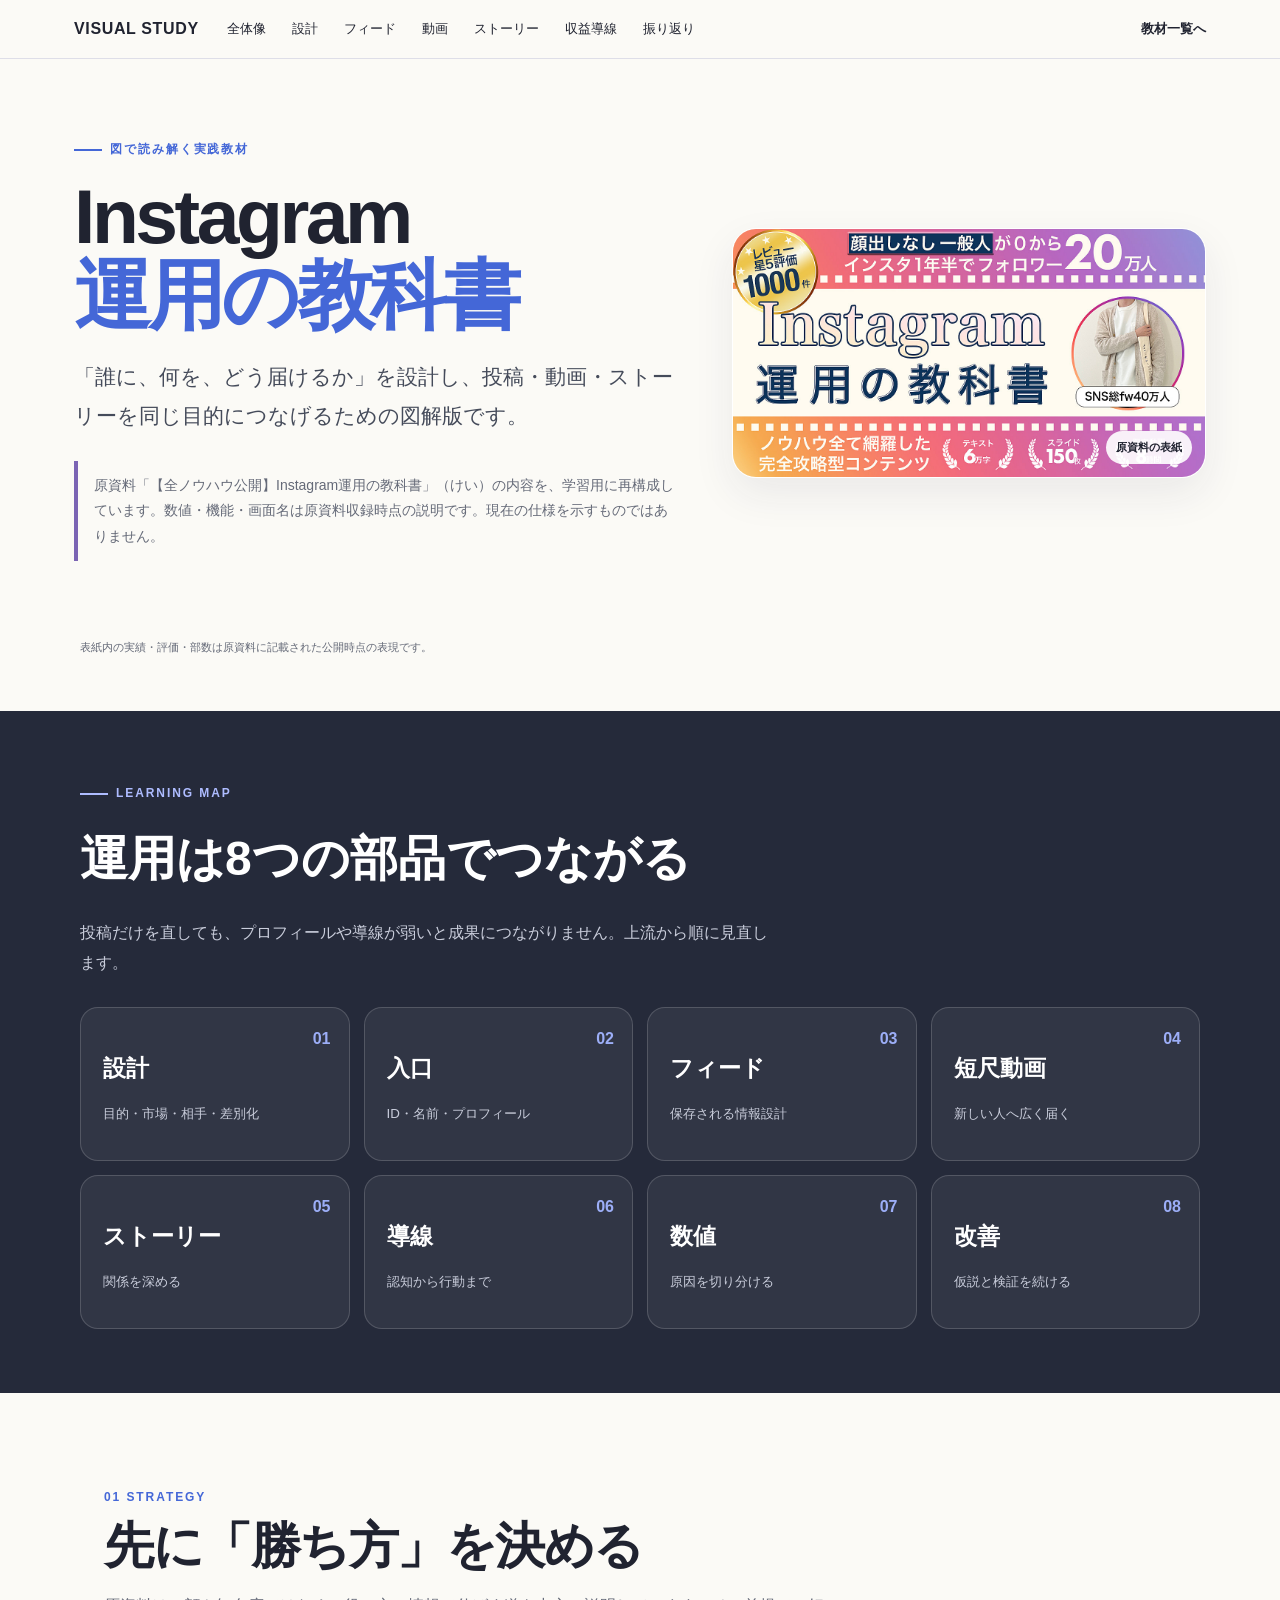
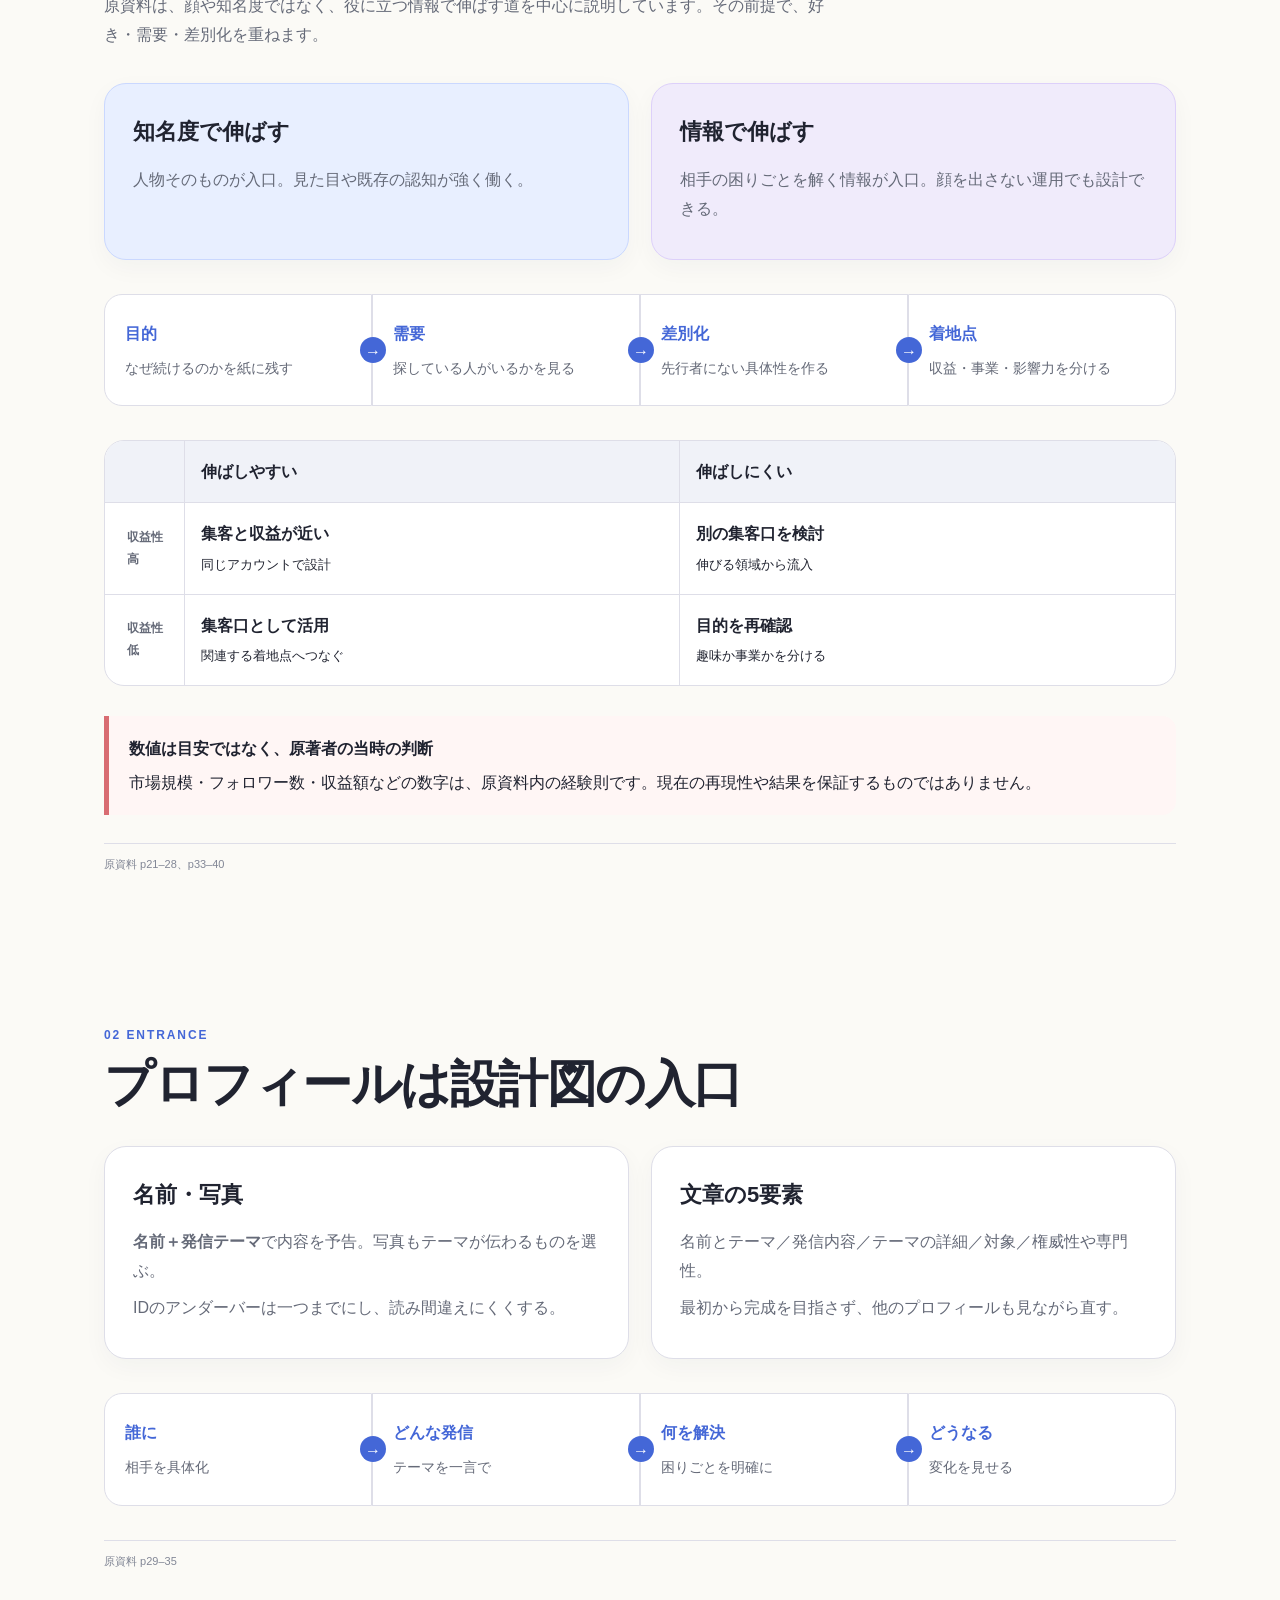
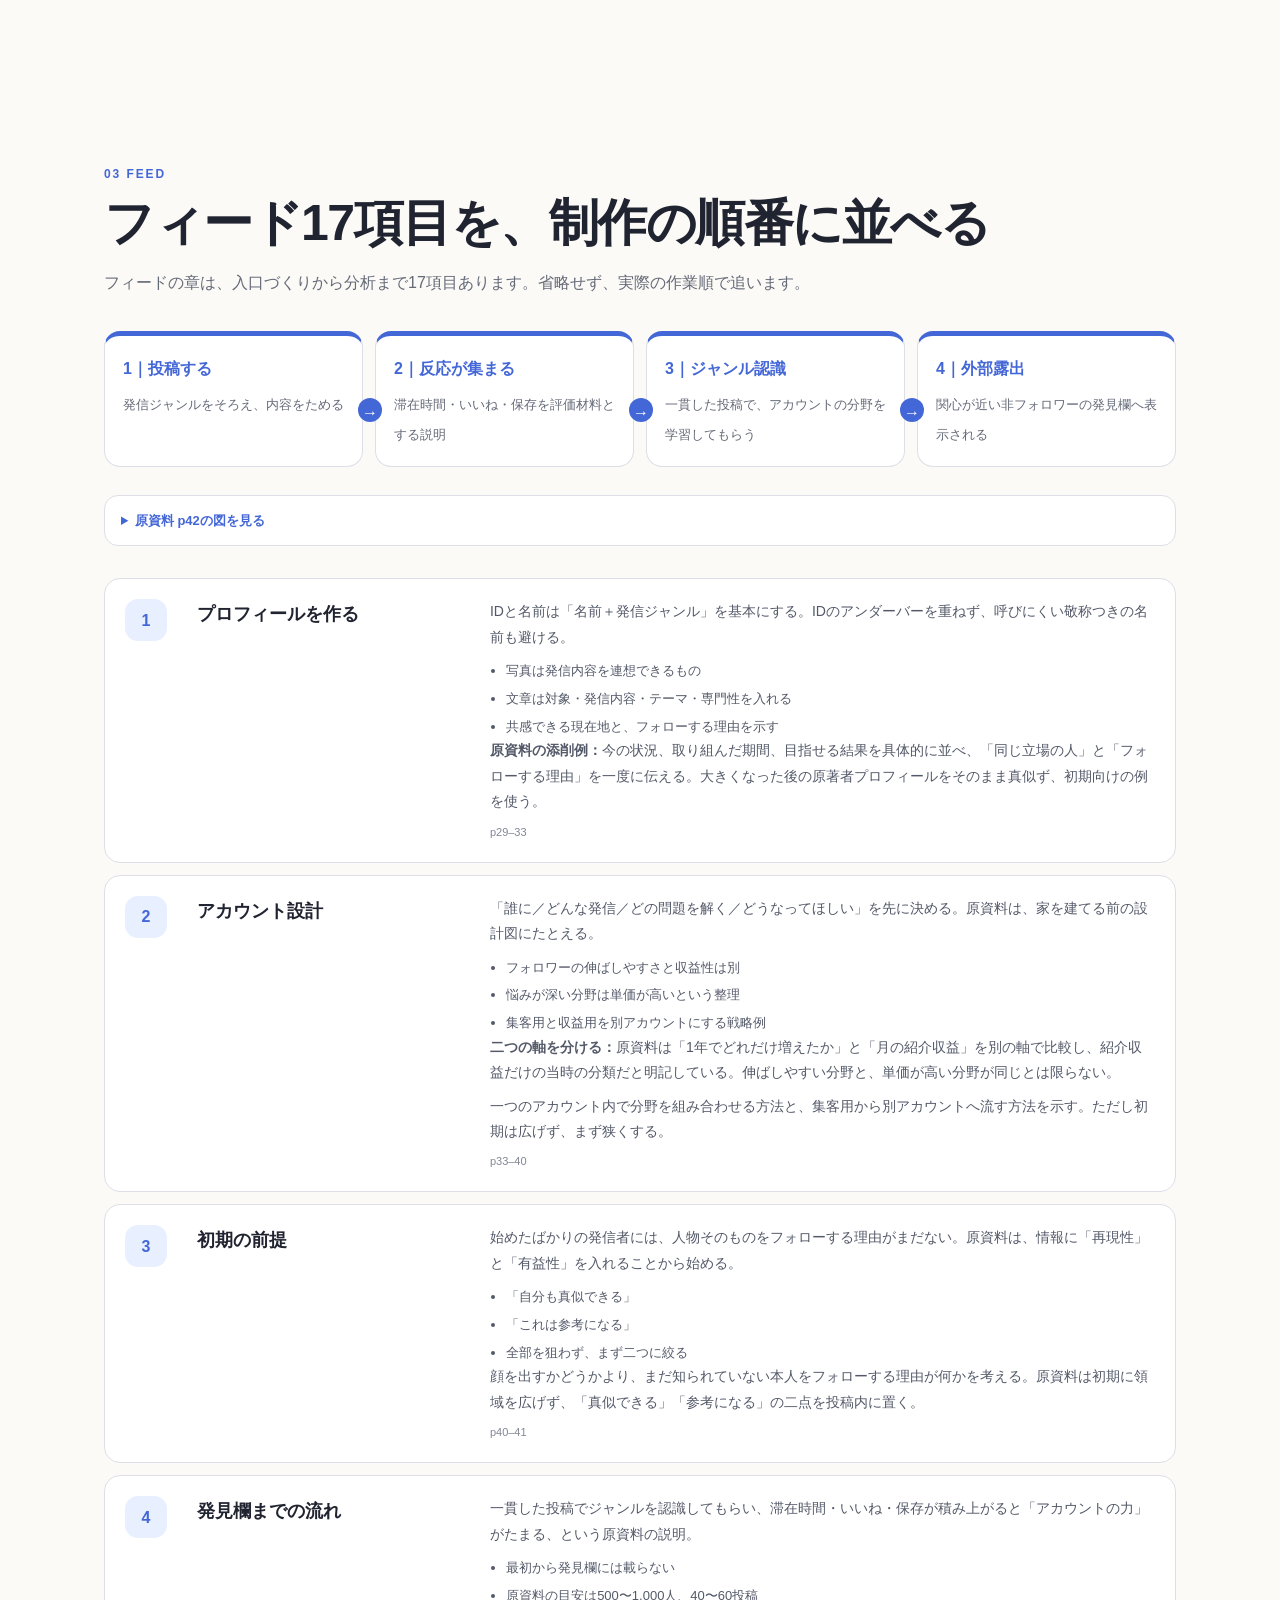
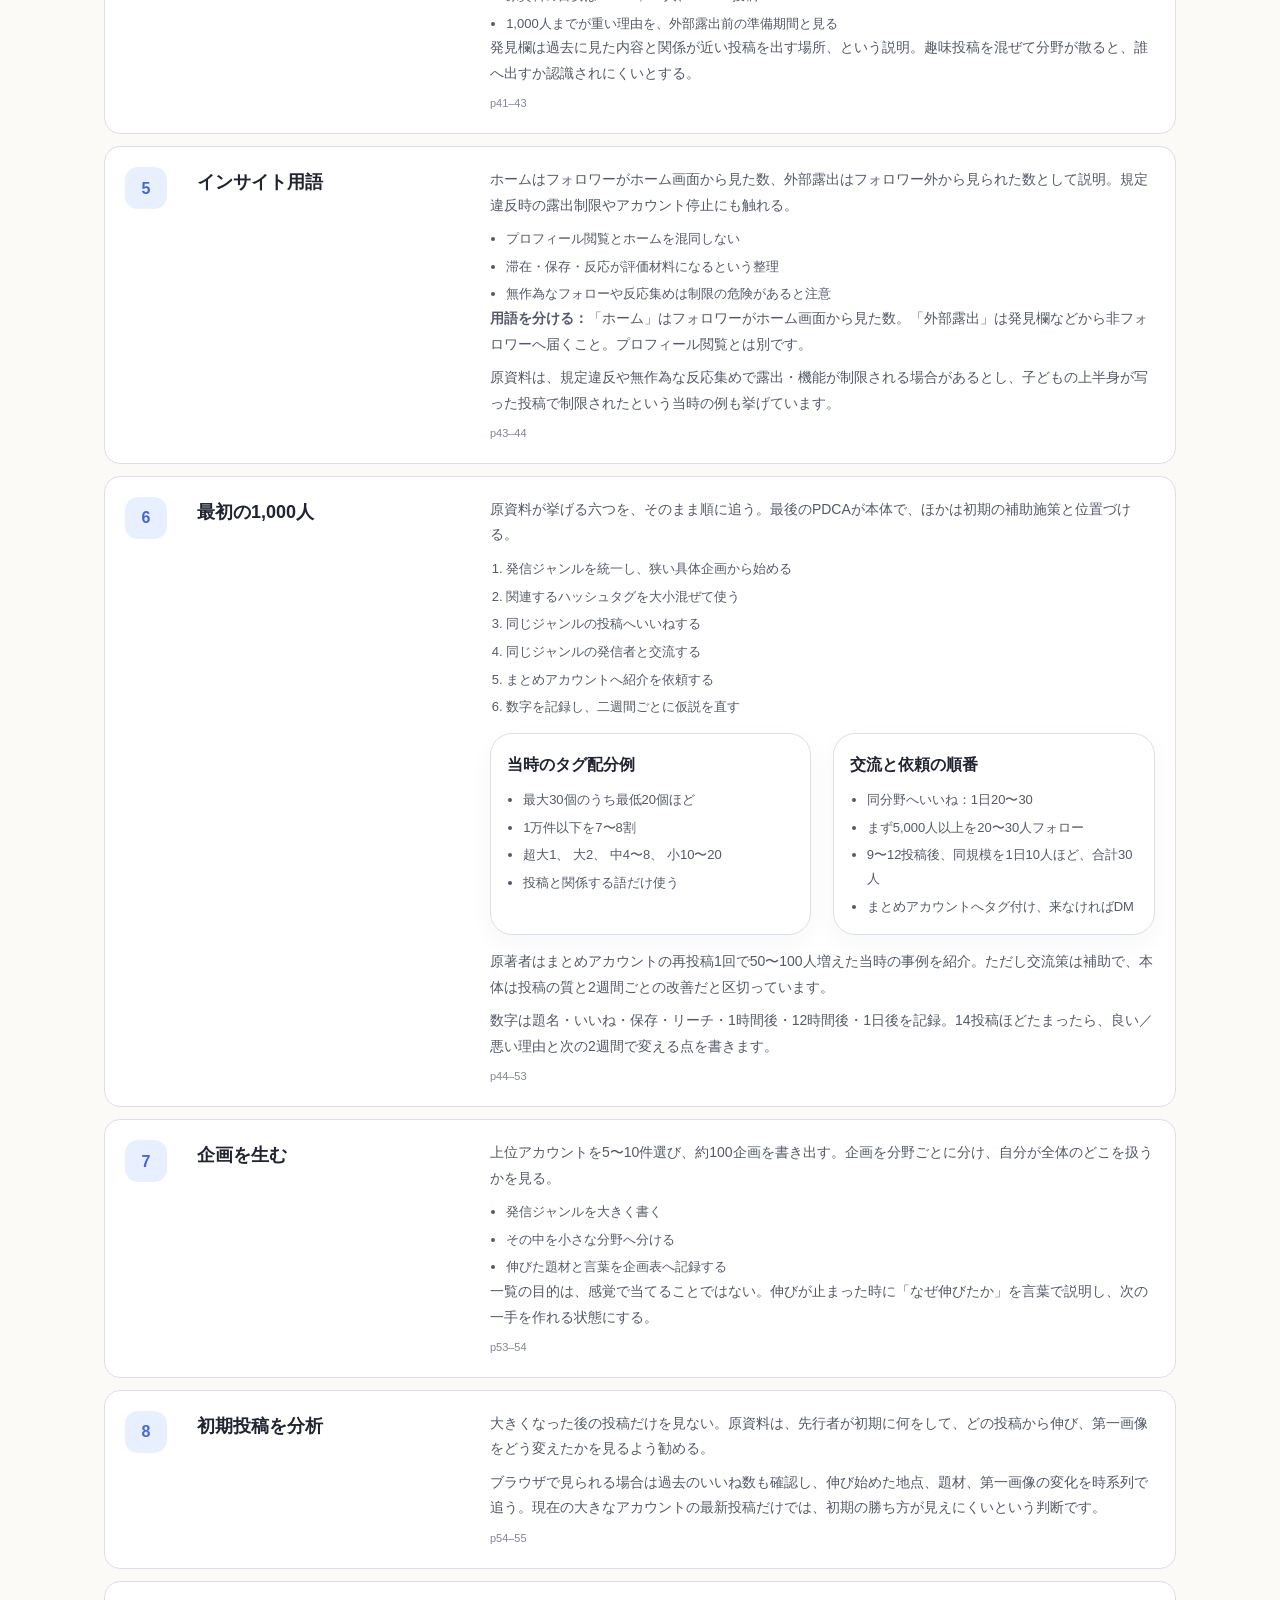
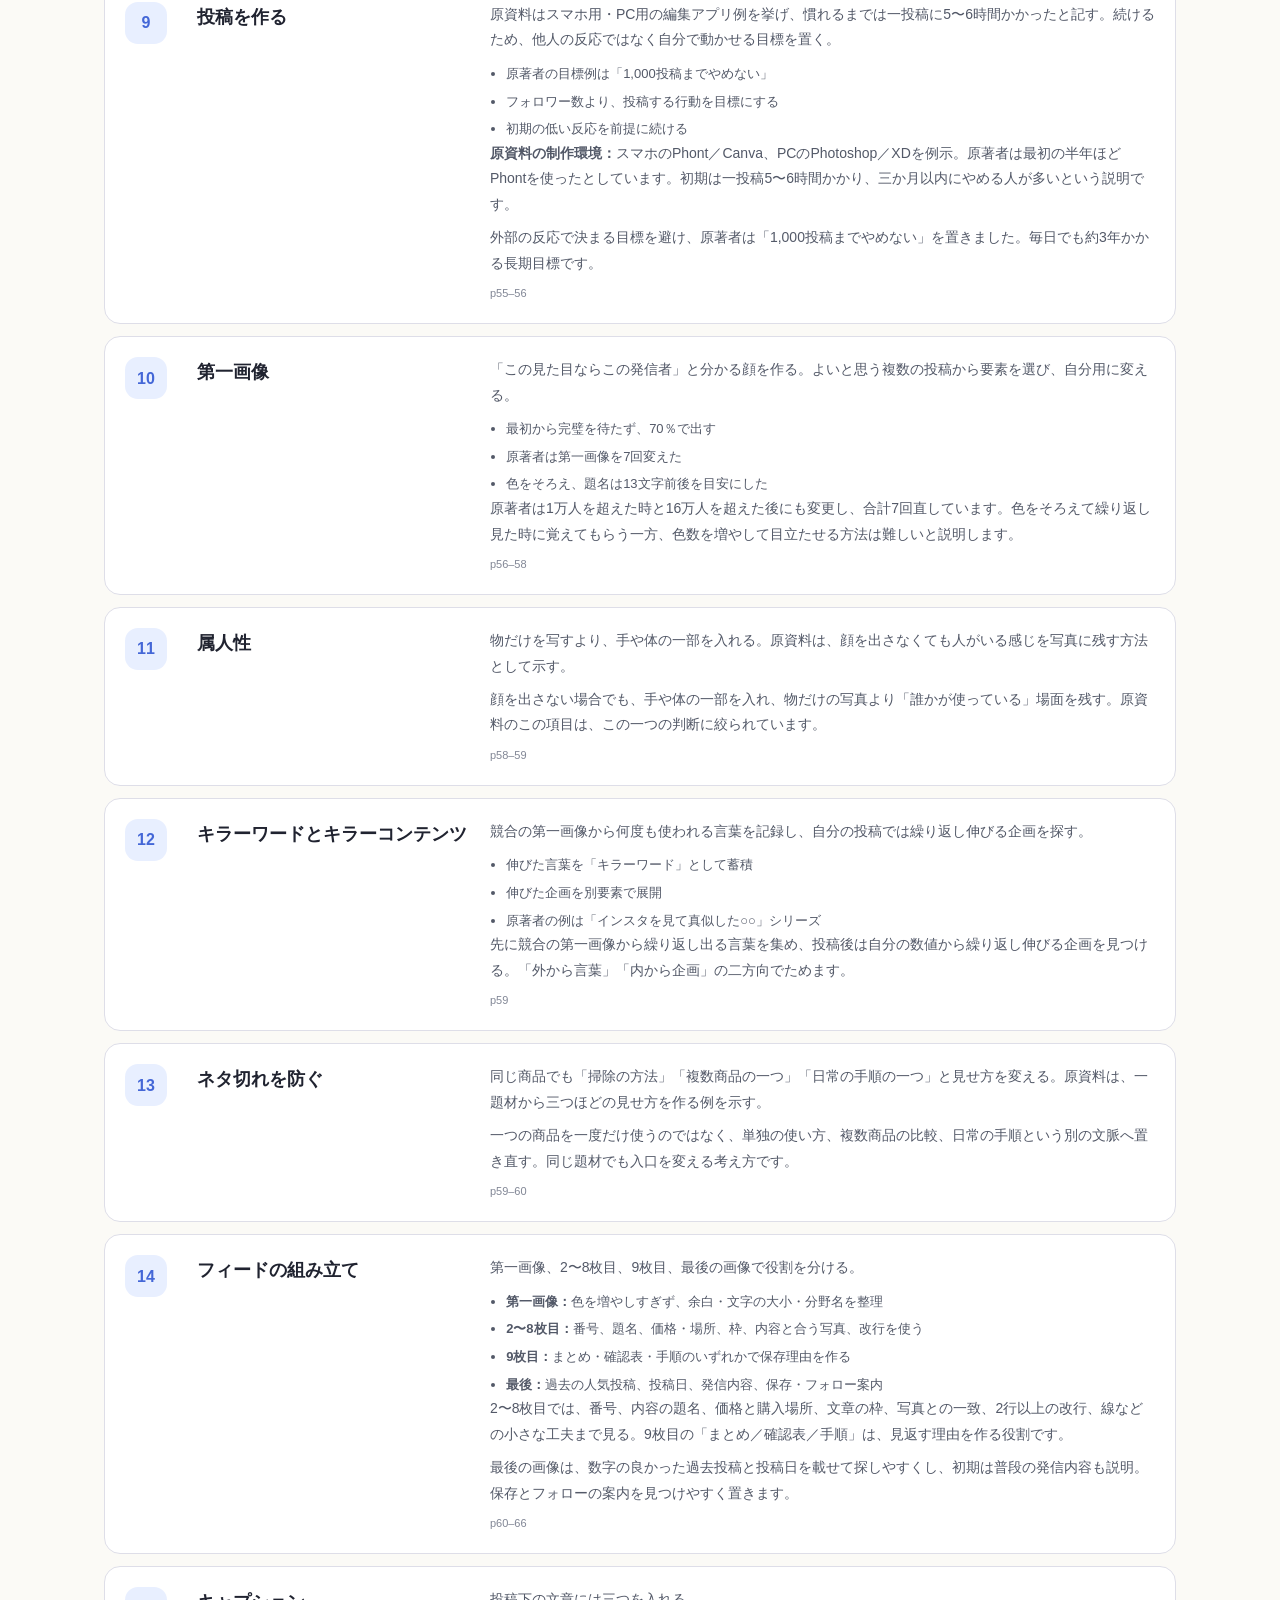
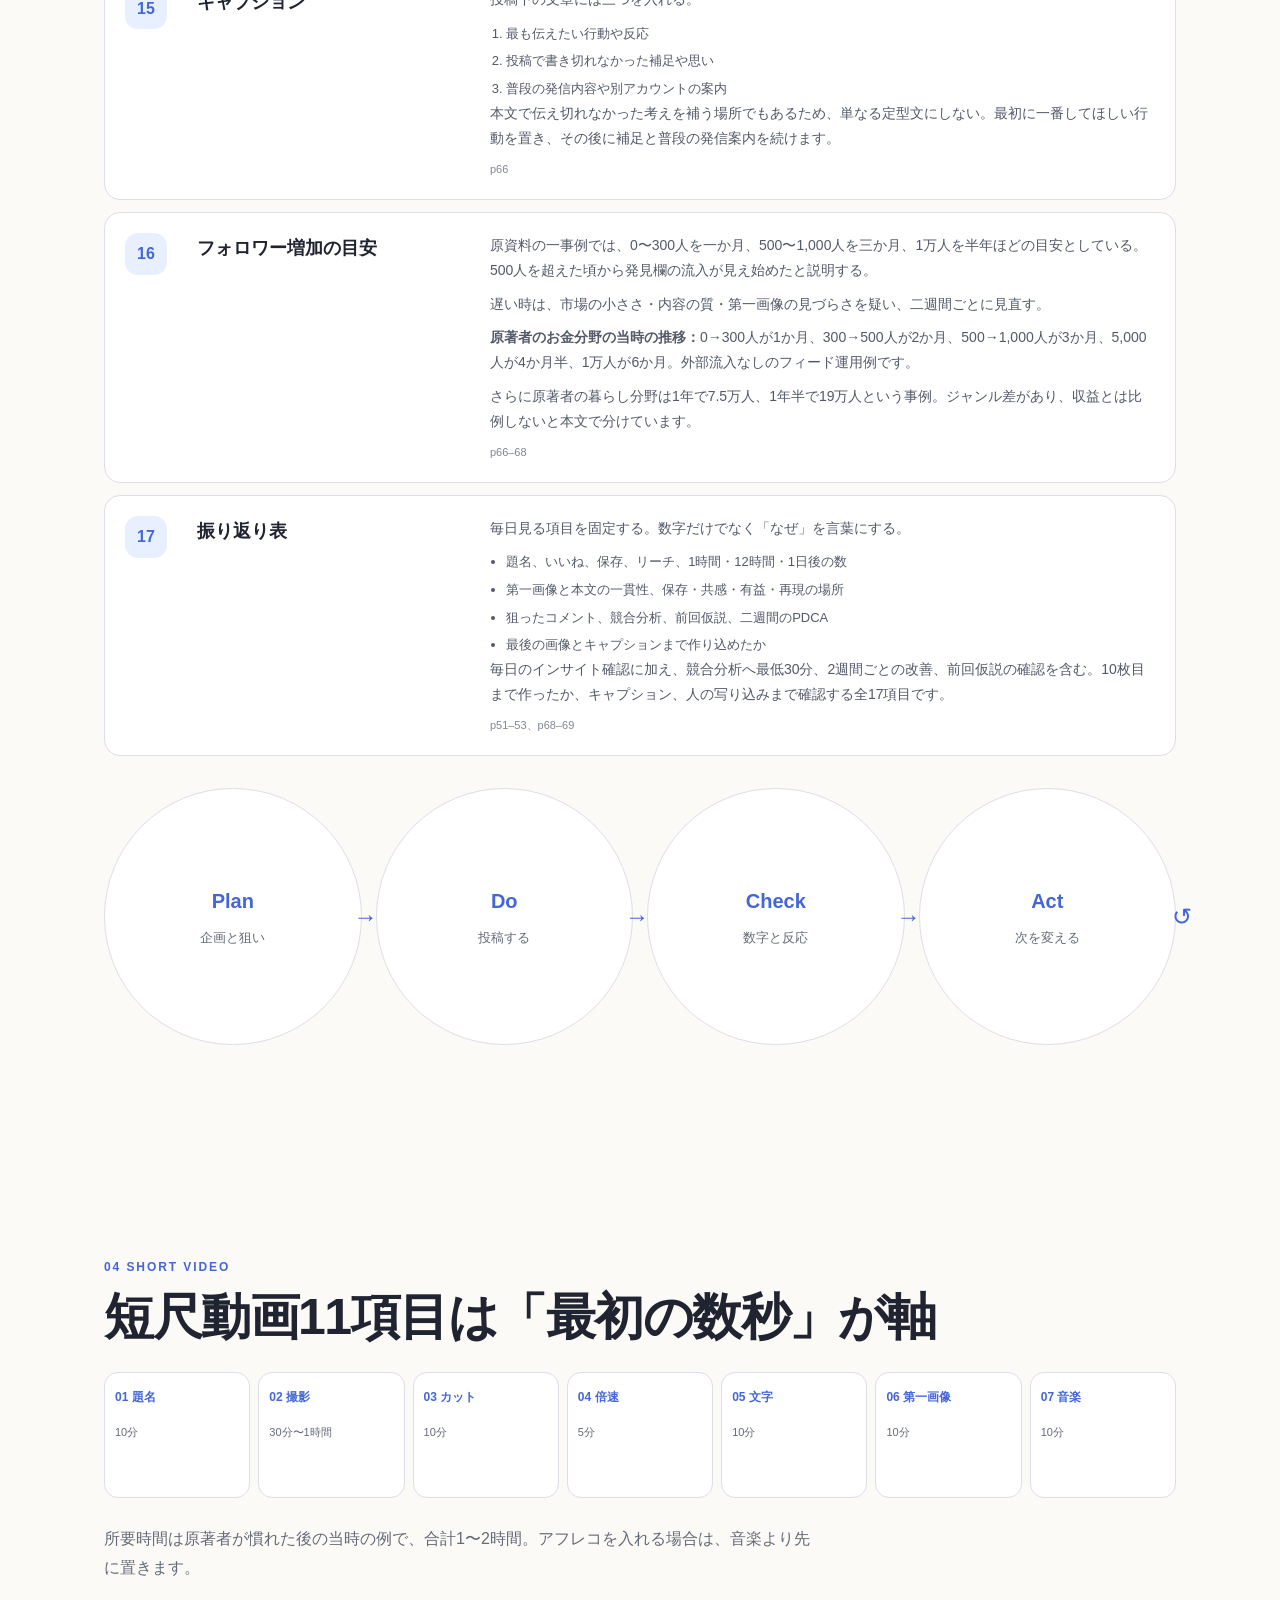
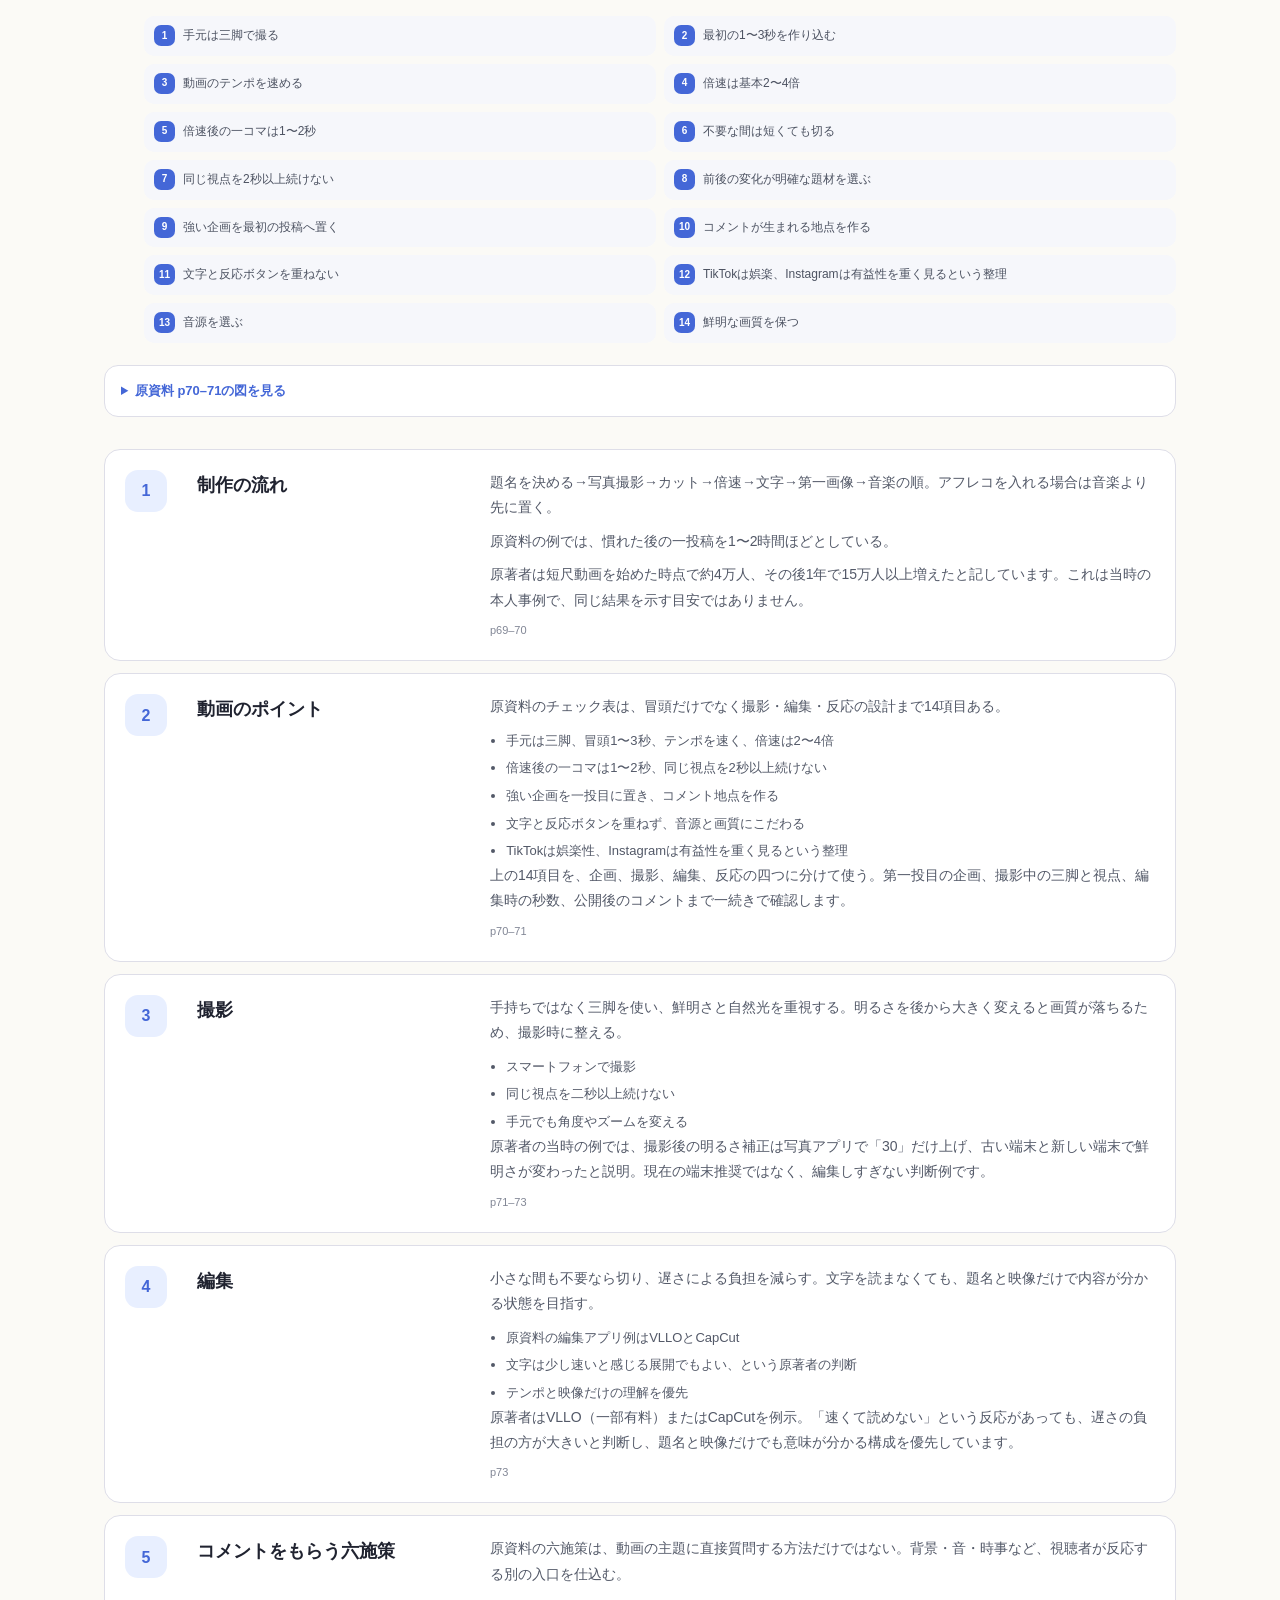
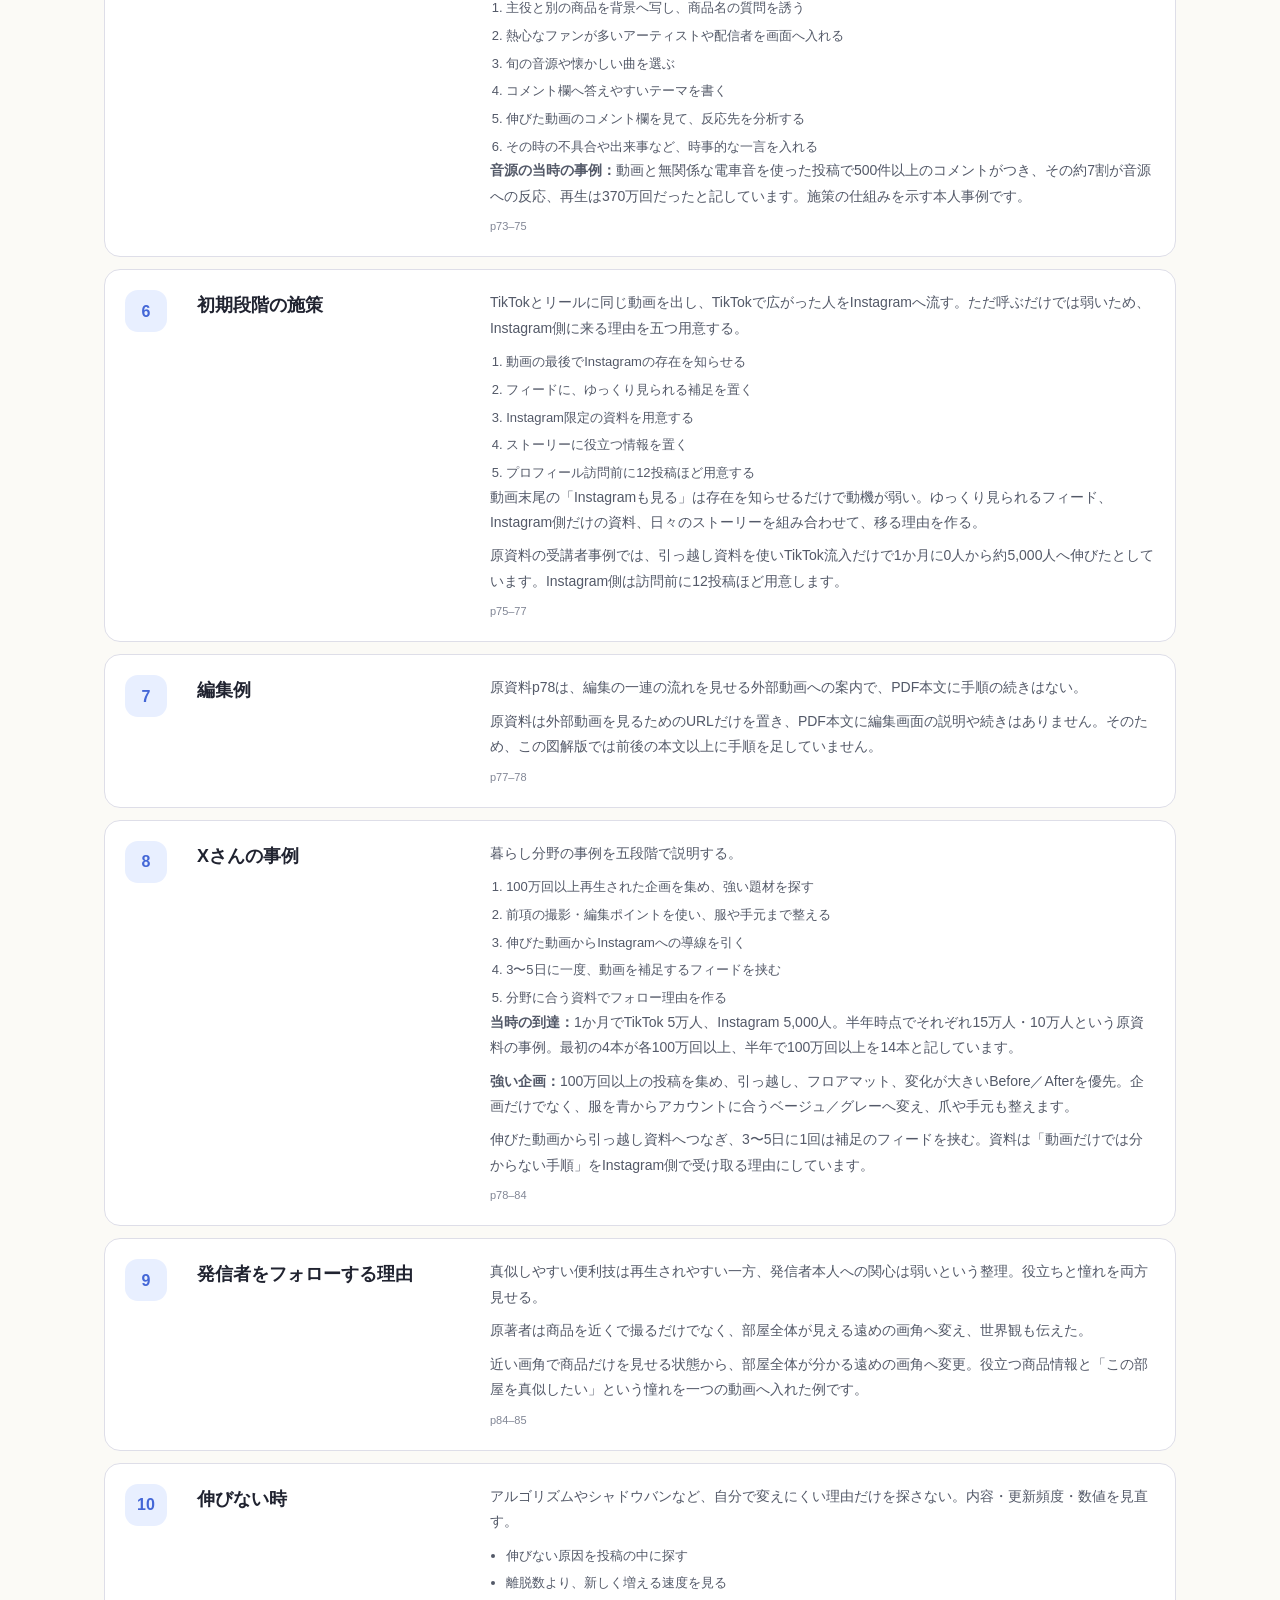
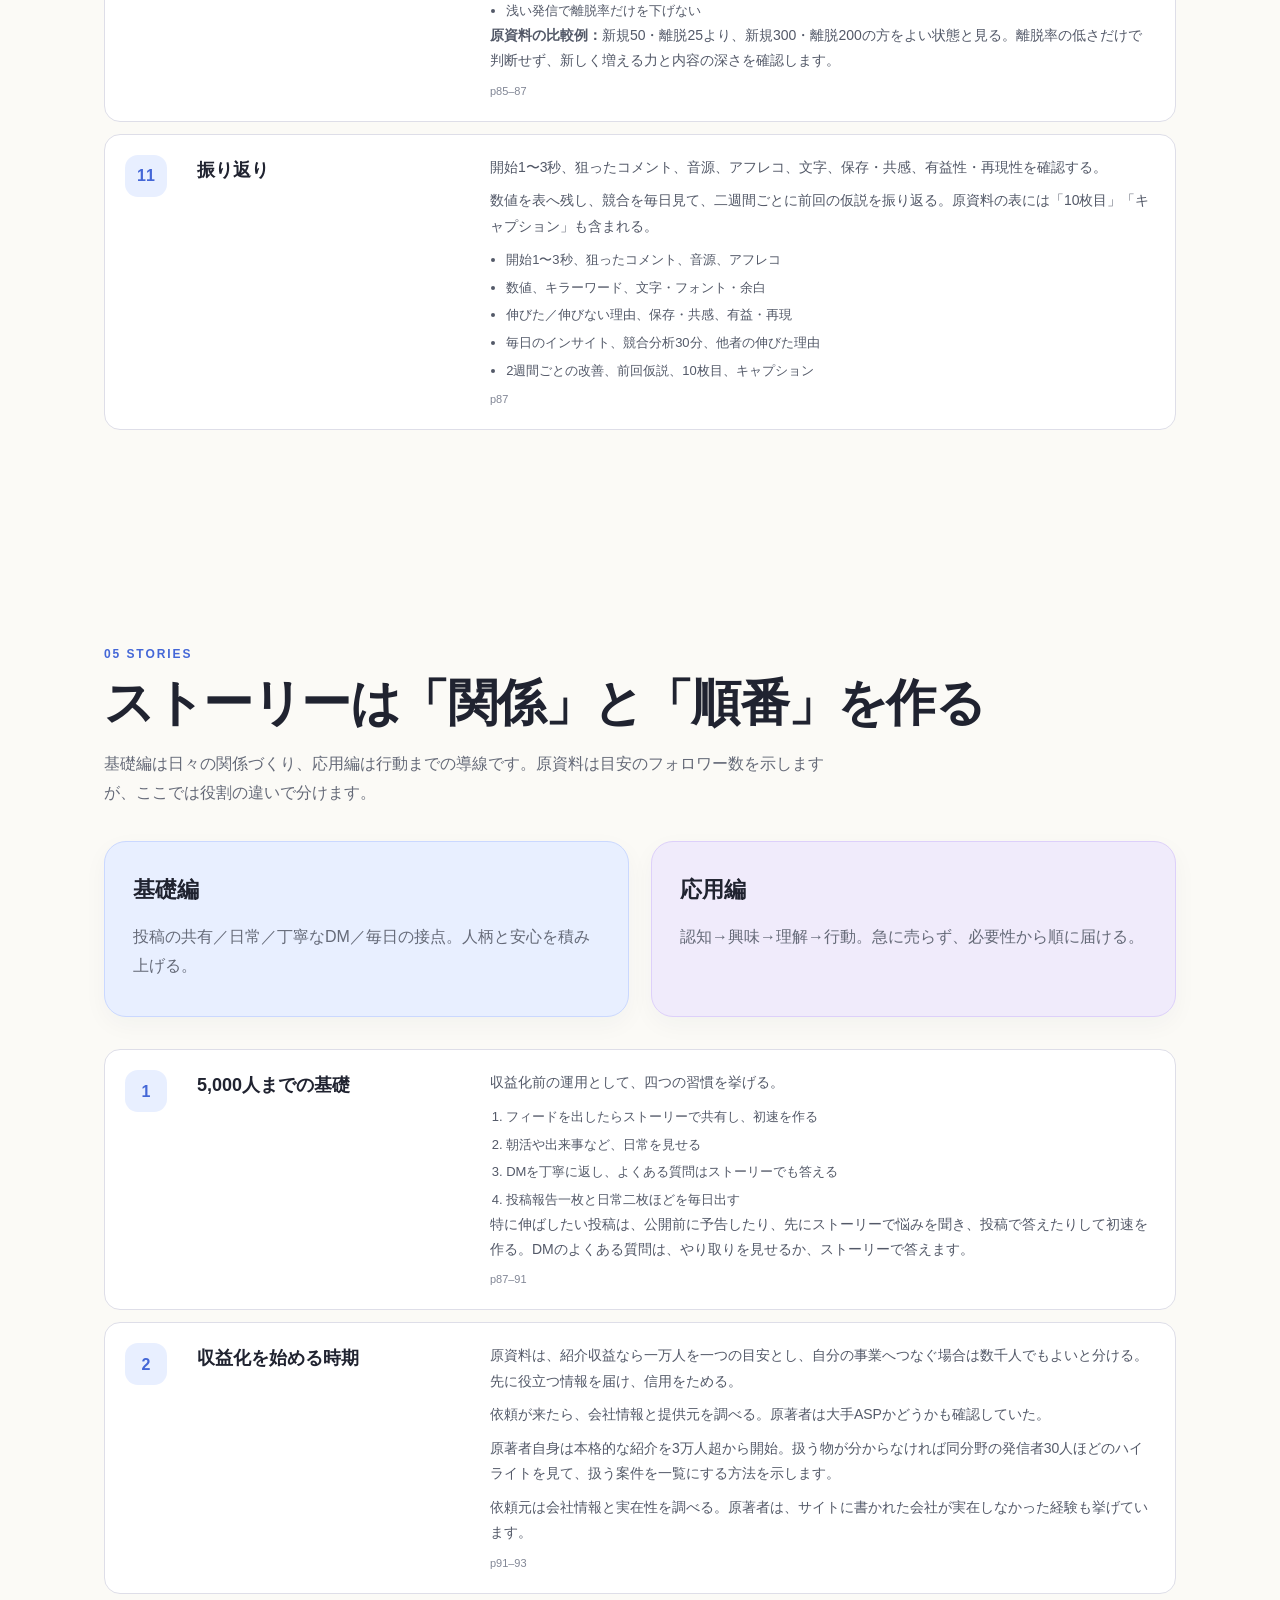
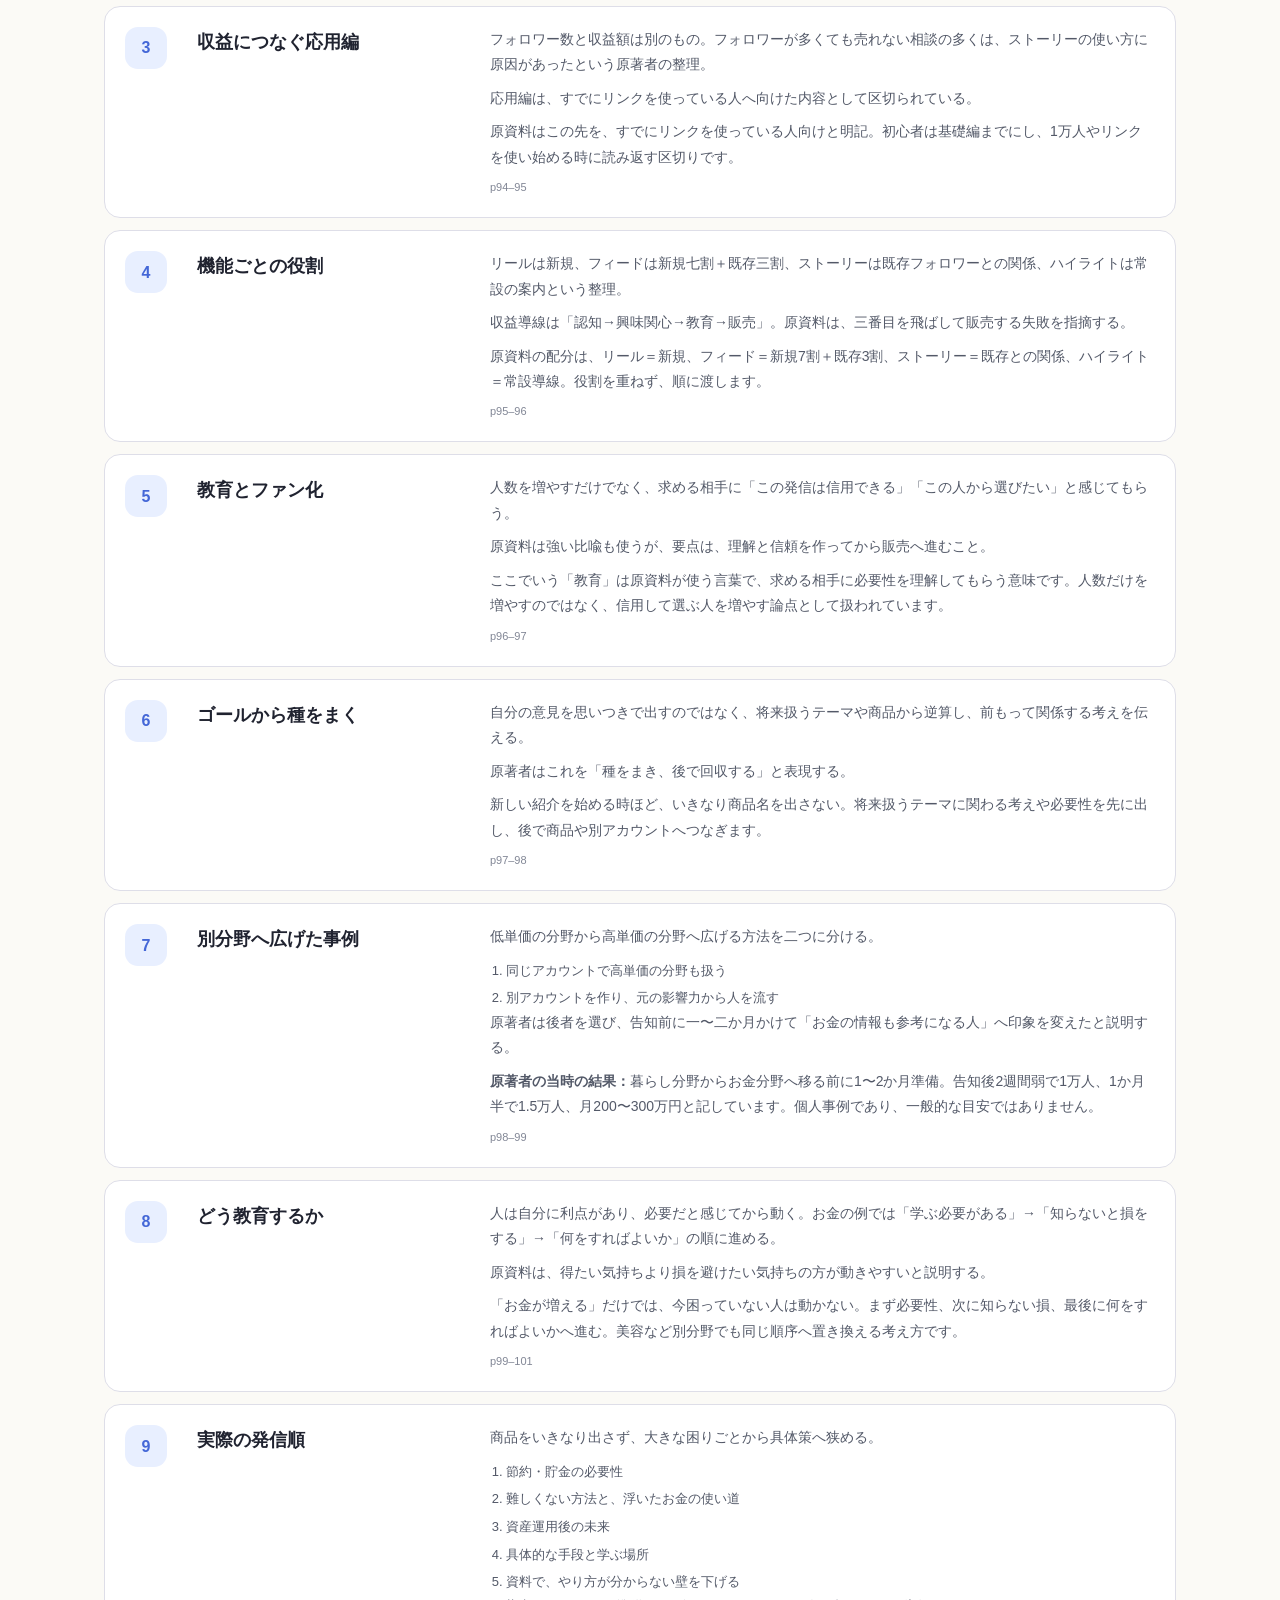
<file: instagram/index.html>
<!doctype html>
<html lang="ja">
<head>
  <meta charset="utf-8">
  <meta name="viewport" content="width=device-width,initial-scale=1">
  <meta name="color-scheme" content="light">
  <title>Instagram運用の教科書｜図解版</title>
  <style>
    :root{--paper:#fbfaf6;--ink:#202330;--muted:#656a78;--line:#dedee8;--blue:#4467d7;--blue2:#e8efff;--lav:#7b64b4;--lav2:#f0ebfb;--coral:#d86c72;--green:#2c786c;--shadow:0 16px 42px rgba(34,40,80,.08);--radius:22px}
    *{box-sizing:border-box}html{scroll-behavior:smooth}body{margin:0;background:var(--paper);color:var(--ink);font-family:-apple-system,BlinkMacSystemFont,"Hiragino Sans","Yu Gothic",Meiryo,sans-serif;line-height:1.82;overflow-wrap:break-word}
    a{color:inherit}.skip{position:absolute;left:-9999px}.skip:focus{left:16px;top:12px;z-index:99;background:#fff;padding:10px 14px;border:2px solid var(--blue);border-radius:10px}
    .top{position:sticky;top:0;z-index:20;background:rgba(251,250,246,.94);backdrop-filter:blur(12px);border-bottom:1px solid var(--line)}.top-inner{max-width:1180px;margin:auto;padding:10px 24px;display:flex;align-items:center;gap:18px}.brand{font-weight:800;letter-spacing:.04em;white-space:nowrap}.top nav{display:flex;gap:6px;overflow:auto;scrollbar-width:none}.top nav a{font-size:13px;text-decoration:none;padding:7px 10px;border-radius:999px;white-space:nowrap}.top nav a:hover,.top nav a:focus-visible{background:var(--blue2);outline:none}.home{margin-left:auto;text-decoration:none;font-size:13px;font-weight:700;white-space:nowrap}
    main{overflow:hidden}.hero{max-width:1180px;margin:0 auto;padding:72px 24px 54px;display:grid;grid-template-columns:1.12fr .88fr;gap:54px;align-items:center}.eyebrow{display:inline-flex;align-items:center;gap:8px;font-size:12px;font-weight:800;letter-spacing:.16em;color:var(--blue);text-transform:uppercase}.eyebrow:before{content:"";width:28px;height:2px;background:currentColor}.hero h1{font-size:clamp(38px,6vw,78px);line-height:1.04;letter-spacing:-.045em;margin:16px 0 22px}.hero h1 span{color:var(--blue)}.lead{font-size:clamp(17px,2vw,21px);max-width:34em;color:#454b5a}.notice{margin-top:26px;border-left:4px solid var(--lav);padding:12px 0 12px 16px;color:var(--muted);font-size:14px}.cover{position:relative}.cover img{display:block;width:100%;border-radius:24px;box-shadow:var(--shadow);border:1px solid #fff}.cover:after{content:"原資料の表紙";position:absolute;right:14px;bottom:14px;background:rgba(255,255,255,.9);padding:6px 10px;border-radius:999px;font-size:11px;font-weight:700}.cover-note{font-size:11px;color:var(--muted);margin:8px 6px 0}
    .map-wrap{background:#252a3a;color:#fff;padding:64px 24px}.section{max-width:1120px;margin:0 auto;padding:88px 24px}.section.tight{padding-top:46px}.kicker{font-size:12px;font-weight:800;letter-spacing:.16em;color:var(--blue);text-transform:uppercase}.section h2{font-size:clamp(30px,4vw,50px);line-height:1.15;letter-spacing:-.03em;margin:8px 0 16px}.section-intro{max-width:720px;color:var(--muted);margin:0 0 34px}.map{max-width:1120px;margin:auto;display:grid;grid-template-columns:repeat(4,1fr);gap:14px}.map a{position:relative;min-height:154px;text-decoration:none;color:#fff;border:1px solid rgba(255,255,255,.16);border-radius:18px;padding:22px;background:rgba(255,255,255,.06)}.map a:hover,.map a:focus-visible{background:rgba(255,255,255,.11);outline:2px solid #afbefb}.map b{display:block;font-size:23px;margin:18px 0 8px}.map small{color:#c9cddb}.map .num{position:absolute;top:16px;right:18px;color:#9caef7;font-weight:800}
    .core{display:grid;grid-template-columns:repeat(4,1fr);gap:0;margin:34px 0}.core>div{padding:24px 20px;background:#fff;border:1px solid var(--line);position:relative}.core>div:first-child{border-radius:18px 0 0 18px}.core>div:last-child{border-radius:0 18px 18px 0}.core>div+div:before{content:"→";position:absolute;left:-13px;top:50%;transform:translateY(-50%);width:26px;height:26px;border-radius:50%;background:var(--blue);color:white;display:grid;place-items:center;font-weight:800}.core b{display:block;color:var(--blue);margin-bottom:8px}.core p{margin:0;font-size:14px;color:var(--muted)}
    .split{display:grid;grid-template-columns:1fr 1fr;gap:22px;margin:32px 0}.panel{background:#fff;border:1px solid var(--line);border-radius:var(--radius);padding:28px;box-shadow:0 8px 24px rgba(34,40,80,.04)}.panel h3{margin:0 0 12px;font-size:22px}.panel p{margin:8px 0;color:var(--muted)}.panel.blue{background:var(--blue2);border-color:#cad8ff}.panel.lav{background:var(--lav2);border-color:#ddd0fa}.panel.warn{background:#fff7ec;border-color:#f0d8b3}
    .matrix{display:grid;grid-template-columns:80px 1fr 1fr;border:1px solid var(--line);border-radius:20px;overflow:hidden;margin:30px 0;background:#fff}.matrix>*{padding:16px;border-right:1px solid var(--line);border-bottom:1px solid var(--line)}.matrix>*:nth-child(3n){border-right:0}.matrix>*:nth-last-child(-n+3){border-bottom:0}.matrix .head{font-weight:800;background:#f0f2f8}.matrix .axis{font-size:12px;font-weight:800;display:grid;place-items:center;color:var(--muted)}
    .source-figure{margin:18px 0;background:#fff;border:1px solid var(--line);border-radius:20px;overflow:hidden}.source-figure img{width:100%;display:block}.source-figure figcaption{padding:12px 16px;font-size:12px;color:var(--muted);border-top:1px solid var(--line)}.source-ref{margin:22px 0;border:1px solid var(--line);border-radius:14px;background:#fff}.source-ref summary{cursor:pointer;padding:13px 16px;font-size:13px;font-weight:800;color:var(--blue)}.source-ref .source-figure{margin:0;border:0;border-top:1px solid var(--line);border-radius:0}.native-flow{display:grid;grid-template-columns:repeat(4,1fr);gap:12px;margin:28px 0}.native-flow>div{position:relative;background:#fff;border:1px solid var(--line);border-top:5px solid var(--blue);border-radius:16px;padding:18px;min-height:134px}.native-flow>div+div:before{content:"→";position:absolute;left:-18px;top:48%;z-index:2;background:var(--blue);color:#fff;width:24px;height:24px;border-radius:50%;display:grid;place-items:center;font-weight:900}.native-flow b{display:block;color:var(--blue);margin-bottom:6px}.native-flow small{color:var(--muted)}.steps7{display:grid;grid-template-columns:repeat(7,1fr);gap:8px;margin:26px 0}.steps7>div{background:#fff;border:1px solid var(--line);border-radius:14px;padding:14px 10px;min-height:126px}.steps7 b{display:block;color:var(--blue);font-size:12px;margin-bottom:7px}.steps7 small{color:var(--muted);font-size:11px}.fourteen{counter-reset:p;display:grid;grid-template-columns:1fr 1fr;gap:8px;margin:18px 0}.fourteen li{counter-increment:p;list-style:none;background:#f6f7fb;border-radius:10px;padding:9px 11px 9px 39px;position:relative;font-size:12px;color:#4d5362}.fourteen li:before{content:counter(p);position:absolute;left:10px;top:9px;width:21px;height:21px;border-radius:7px;background:var(--blue);color:#fff;display:grid;place-items:center;font-size:10px;font-weight:900}.channel-grid{display:grid;grid-template-columns:repeat(4,1fr);gap:12px;margin:26px 0}.channel-grid>div{background:#fff;border:1px solid var(--line);border-radius:16px;padding:18px}.channel-grid b{display:block;color:var(--lav);font-size:18px}.channel-grid small{color:var(--muted)}
    .items{display:grid;gap:12px;margin:32px 0}.item{display:grid;grid-template-columns:54px minmax(150px,.62fr) 1.5fr;gap:18px;align-items:start;background:#fff;border:1px solid var(--line);border-radius:16px;padding:20px}.item .n{width:42px;height:42px;border-radius:13px;background:var(--blue2);color:var(--blue);display:grid;place-items:center;font-weight:900}.item h3{margin:3px 0;font-size:18px;line-height:1.4}.item p{margin:0;color:#535968;font-size:14px}.item-body{min-width:0}.item-body p+p{margin-top:8px}.mini{margin:9px 0 0;padding-left:1.25em;color:#535968;font-size:13px}.mini li+li{margin-top:4px}.item .ref{display:block;margin-top:7px;font-size:11px;color:#818695}.item .chips{display:flex;flex-wrap:wrap;gap:6px;margin-top:9px}.chip{border-radius:999px;padding:3px 8px;background:#f0f2f7;font-size:11px;color:#555c6b}
    .loop{display:grid;grid-template-columns:repeat(4,1fr);gap:14px;margin:30px 0;counter-reset:loop}.loop>div{position:relative;border:1px solid var(--line);border-radius:50%;aspect-ratio:1;display:flex;flex-direction:column;justify-content:center;text-align:center;padding:24px;background:#fff}.loop>div:after{content:"→";position:absolute;right:-17px;top:50%;font-size:24px;color:var(--blue);transform:translateY(-50%)}.loop>div:last-child:after{content:"↺"}.loop b{color:var(--blue);font-size:20px}.loop small{display:block;color:var(--muted);margin-top:6px}
    .phone-row{display:grid;grid-template-columns:repeat(4,1fr);gap:18px;margin:30px 0}.phone{background:#272c3b;border-radius:30px;padding:12px;box-shadow:var(--shadow)}.screen{min-height:320px;border-radius:22px;background:#fff;padding:18px;display:flex;flex-direction:column}.screen .story-no{color:var(--lav);font-size:11px;font-weight:800}.screen h4{font-size:21px;line-height:1.3;margin:auto 0 12px}.screen p{font-size:13px;color:var(--muted);margin:0 0 auto}.screen .cta{margin-top:18px;padding:10px;border:2px solid var(--blue);border-radius:10px;text-align:center;font-weight:800;color:var(--blue)}
    .funnel{display:grid;grid-template-columns:1fr;gap:0;max-width:760px;margin:34px auto}.funnel div{margin:auto;text-align:center;padding:15px 20px;color:#fff;font-weight:800}.funnel div:nth-child(1){width:100%;background:#44506d;border-radius:18px 18px 0 0}.funnel div:nth-child(2){width:83%;background:#526cb0}.funnel div:nth-child(3){width:66%;background:#647fd0}.funnel div:nth-child(4){width:49%;background:#7b64b4;border-radius:0 0 18px 18px}.funnel small{display:block;color:#edf0ff;font-weight:400}
    .decision{display:grid;grid-template-columns:1fr auto 1fr;gap:18px;align-items:center;margin:30px 0}.decision .q{background:#252a3a;color:#fff;padding:26px;border-radius:18px;text-align:center;font-weight:800}.branch{display:grid;gap:10px}.branch div{background:#fff;border:1px solid var(--line);padding:18px;border-radius:14px}.branch b{color:var(--blue)}
    .check{columns:2;column-gap:26px;margin:28px 0;padding:0;list-style:none}.check li{break-inside:avoid;background:#fff;border:1px solid var(--line);border-radius:12px;padding:12px 14px 12px 42px;margin:0 0 10px;position:relative}.check li:before{content:"";position:absolute;left:15px;top:17px;width:13px;height:13px;border:2px solid var(--blue);border-radius:3px}.refline{font-size:11px;color:#818695;border-top:1px solid var(--line);padding-top:10px;margin-top:26px}.callout{border-left:5px solid var(--coral);background:#fff6f5;padding:18px 20px;border-radius:0 14px 14px 0;margin:28px 0}.callout strong{display:block;margin-bottom:5px}.legend{display:flex;gap:10px;flex-wrap:wrap;font-size:11px;color:var(--muted)}.legend span{display:inline-flex;gap:6px;align-items:center}.dot{width:9px;height:9px;border-radius:50%;background:var(--blue)}.dot.lav{background:var(--lav)}.dot.coral{background:var(--coral)}
    footer{background:#252a3a;color:#d9dce7;padding:44px 24px}.foot{max-width:1120px;margin:auto;display:flex;justify-content:space-between;gap:30px;align-items:end}.foot p{margin:0;max-width:720px;font-size:13px}.foot a{color:#fff}
    @media(max-width:900px){.hero{grid-template-columns:1fr}.hero .cover{max-width:680px}.map{grid-template-columns:1fr 1fr}.core{grid-template-columns:1fr 1fr;gap:12px}.core>div,.core>div:first-child,.core>div:last-child{border-radius:16px}.core>div+div:before{display:none}.phone-row{grid-template-columns:1fr 1fr}.loop{grid-template-columns:1fr 1fr}.loop>div:after{display:none}.item{grid-template-columns:48px 1fr}.item-body{grid-column:2}.top .brand{display:none}.steps7{grid-template-columns:repeat(4,1fr)}.native-flow>div+div:before{display:none}}
    @media(max-width:600px){.top-inner{padding:8px 14px}.top nav a{font-size:12px}.home{font-size:12px}.hero{padding:46px 18px 38px;gap:30px}.hero h1{font-size:clamp(37px,12vw,54px)}.section{padding:64px 18px}.map-wrap{padding:46px 18px}.map{grid-template-columns:1fr}.map a{min-height:128px}.split,.phone-row,.native-flow,.channel-grid{grid-template-columns:1fr}.core{grid-template-columns:1fr}.item{padding:16px;gap:12px}.item-body{grid-column:1/-1}.matrix{font-size:12px;grid-template-columns:56px 1fr 1fr}.matrix>*{padding:10px}.loop{grid-template-columns:1fr 1fr;gap:8px}.loop>div{padding:16px}.decision{grid-template-columns:1fr}.decision>span{display:none}.check{columns:1}.steps7{grid-template-columns:1fr 1fr}.fourteen{grid-template-columns:1fr}.foot{display:block}.foot a{display:inline-block;margin-top:16px}}
    @media print{.top,.skip{display:none}.hero,.section,.map-wrap{padding:28px 0}.section{break-before:page}.map-wrap{background:#fff;color:#000}.map a{color:#000;border-color:#bbb}.map small{color:#444}.panel,.item,.source-figure{box-shadow:none;break-inside:avoid}a{text-decoration:none}.foot{color:#000}footer{background:#fff;border-top:1px solid #aaa}}
  </style>
</head>
<body>
<a class="skip" href="#main">本文へ移動</a>
<header class="top"><div class="top-inner"><span class="brand">VISUAL STUDY</span><nav aria-label="章一覧"><a href="#map">全体像</a><a href="#design">設計</a><a href="#feed">フィード</a><a href="#short">動画</a><a href="#story">ストーリー</a><a href="#money">収益導線</a><a href="#review">振り返り</a></nav><a class="home" href="../index.html">教材一覧へ</a></div></header>
<main id="main">
  <section class="hero" aria-labelledby="title"><div><span class="eyebrow">図で読み解く実践教材</span><h1 id="title">Instagram<br><span>運用の教科書</span></h1><p class="lead">「誰に、何を、どう届けるか」を設計し、投稿・動画・ストーリーを同じ目的につなげるための図解版です。</p><p class="notice">原資料「【全ノウハウ公開】Instagram運用の教科書」（けい）の内容を、学習用に再構成しています。数値・機能・画面名は原資料収録時点の説明です。現在の仕様を示すものではありません。</p></div><div class="cover"><img src="assets/source-cover.png" alt="原資料『Instagram運用の教科書』の表紙"></div><p class="cover-note">表紙内の実績・評価・部数は原資料に記載された公開時点の表現です。</p></section>

  <section class="map-wrap" id="map" aria-labelledby="map-title"><div style="max-width:1120px;margin:0 auto 30px"><span class="eyebrow" style="color:#aebcff">Learning map</span><h2 id="map-title" style="font-size:clamp(30px,4vw,48px);margin:10px 0">運用は8つの部品でつながる</h2><p style="color:#c9cddb;max-width:700px">投稿だけを直しても、プロフィールや導線が弱いと成果につながりません。上流から順に見直します。</p></div><div class="map"><a href="#design"><span class="num">01</span><b>設計</b><small>目的・市場・相手・差別化</small></a><a href="#profile"><span class="num">02</span><b>入口</b><small>ID・名前・プロフィール</small></a><a href="#feed"><span class="num">03</span><b>フィード</b><small>保存される情報設計</small></a><a href="#short"><span class="num">04</span><b>短尺動画</b><small>新しい人へ広く届く</small></a><a href="#story"><span class="num">05</span><b>ストーリー</b><small>関係を深める</small></a><a href="#money"><span class="num">06</span><b>導線</b><small>認知から行動まで</small></a><a href="#numbers"><span class="num">07</span><b>数値</b><small>原因を切り分ける</small></a><a href="#review"><span class="num">08</span><b>改善</b><small>仮説と検証を続ける</small></a></div></section>

  <section class="section" id="design"><span class="kicker">01 Strategy</span><h2>先に「勝ち方」を決める</h2><p class="section-intro">原資料は、顔や知名度ではなく、役に立つ情報で伸ばす道を中心に説明しています。その前提で、好き・需要・差別化を重ねます。</p>
    <div class="split"><div class="panel blue"><h3>知名度で伸ばす</h3><p>人物そのものが入口。見た目や既存の認知が強く働く。</p></div><div class="panel lav"><h3>情報で伸ばす</h3><p>相手の困りごとを解く情報が入口。顔を出さない運用でも設計できる。</p></div></div>
    <div class="core"><div><b>目的</b><p>なぜ続けるのかを紙に残す</p></div><div><b>需要</b><p>探している人がいるかを見る</p></div><div><b>差別化</b><p>先行者にない具体性を作る</p></div><div><b>着地点</b><p>収益・事業・影響力を分ける</p></div></div>
    <div class="matrix" role="table" aria-label="伸ばしやすさと収益性の考え方"><div class="head"></div><div class="head">伸ばしやすい</div><div class="head">伸ばしにくい</div><div class="axis">収益性<br>高</div><div><b>集客と収益が近い</b><br><small>同じアカウントで設計</small></div><div><b>別の集客口を検討</b><br><small>伸びる領域から流入</small></div><div class="axis">収益性<br>低</div><div><b>集客口として活用</b><br><small>関連する着地点へつなぐ</small></div><div><b>目的を再確認</b><br><small>趣味か事業かを分ける</small></div></div>
    <p class="callout"><strong>数値は目安ではなく、原著者の当時の判断</strong>市場規模・フォロワー数・収益額などの数字は、原資料内の経験則です。現在の再現性や結果を保証するものではありません。</p>
    <p class="refline">原資料 p21–28、p33–40</p>
  </section>

  <section class="section tight" id="profile"><span class="kicker">02 Entrance</span><h2>プロフィールは設計図の入口</h2><div class="split"><div class="panel"><h3>名前・写真</h3><p><b>名前＋発信テーマ</b>で内容を予告。写真もテーマが伝わるものを選ぶ。</p><p>IDのアンダーバーは一つまでにし、読み間違えにくくする。</p></div><div class="panel"><h3>文章の5要素</h3><p>名前とテーマ／発信内容／テーマの詳細／対象／権威性や専門性。</p><p>最初から完成を目指さず、他のプロフィールも見ながら直す。</p></div></div>
    <div class="core"><div><b>誰に</b><p>相手を具体化</p></div><div><b>どんな発信</b><p>テーマを一言で</p></div><div><b>何を解決</b><p>困りごとを明確に</p></div><div><b>どうなる</b><p>変化を見せる</p></div></div><p class="refline">原資料 p29–35</p>
  </section>

  <section class="section" id="feed"><span class="kicker">03 Feed</span><h2>フィード17項目を、制作の順番に並べる</h2><p class="section-intro">フィードの章は、入口づくりから分析まで17項目あります。省略せず、実際の作業順で追います。</p>
    <div class="native-flow" aria-label="原資料が説明する発見欄までの流れ"><div><b>1｜投稿する</b><small>発信ジャンルをそろえ、内容をためる</small></div><div><b>2｜反応が集まる</b><small>滞在時間・いいね・保存を評価材料とする説明</small></div><div><b>3｜ジャンル認識</b><small>一貫した投稿で、アカウントの分野を学習してもらう</small></div><div><b>4｜外部露出</b><small>関心が近い非フォロワーの発見欄へ表示される</small></div></div>
    <details class="source-ref"><summary>原資料 p42の図を見る</summary><figure class="source-figure"><img src="assets/source-discovery-diagram.png" alt="投稿がアルゴリズムを通じて関心のある人の発見欄に表示される流れ"><figcaption>原資料の図。現在の配信仕様を示すものではありません。</figcaption></figure></details>
    <div class="items">
      <article class="item"><div class="n">1</div><h3>プロフィールを作る</h3><div class="item-body"><p>IDと名前は「名前＋発信ジャンル」を基本にする。IDのアンダーバーを重ねず、呼びにくい敬称つきの名前も避ける。</p><ul class="mini"><li>写真は発信内容を連想できるもの</li><li>文章は対象・発信内容・テーマ・専門性を入れる</li><li>共感できる現在地と、フォローする理由を示す</li></ul><p><b>原資料の添削例：</b>今の状況、取り組んだ期間、目指せる結果を具体的に並べ、「同じ立場の人」と「フォローする理由」を一度に伝える。大きくなった後の原著者プロフィールをそのまま真似ず、初期向けの例を使う。</p><span class="ref">p29–33</span></div></article>
      <article class="item"><div class="n">2</div><h3>アカウント設計</h3><div class="item-body"><p>「誰に／どんな発信／どの問題を解く／どうなってほしい」を先に決める。原資料は、家を建てる前の設計図にたとえる。</p><ul class="mini"><li>フォロワーの伸ばしやすさと収益性は別</li><li>悩みが深い分野は単価が高いという整理</li><li>集客用と収益用を別アカウントにする戦略例</li></ul><p><b>二つの軸を分ける：</b>原資料は「1年でどれだけ増えたか」と「月の紹介収益」を別の軸で比較し、紹介収益だけの当時の分類だと明記している。伸ばしやすい分野と、単価が高い分野が同じとは限らない。</p><p>一つのアカウント内で分野を組み合わせる方法と、集客用から別アカウントへ流す方法を示す。ただし初期は広げず、まず狭くする。</p><span class="ref">p33–40</span></div></article>
      <article class="item"><div class="n">3</div><h3>初期の前提</h3><div class="item-body"><p>始めたばかりの発信者には、人物そのものをフォローする理由がまだない。原資料は、情報に「再現性」と「有益性」を入れることから始める。</p><ul class="mini"><li>「自分も真似できる」</li><li>「これは参考になる」</li><li>全部を狙わず、まず二つに絞る</li></ul><p>顔を出すかどうかより、まだ知られていない本人をフォローする理由が何かを考える。原資料は初期に領域を広げず、「真似できる」「参考になる」の二点を投稿内に置く。</p><span class="ref">p40–41</span></div></article>
      <article class="item"><div class="n">4</div><h3>発見欄までの流れ</h3><div class="item-body"><p>一貫した投稿でジャンルを認識してもらい、滞在時間・いいね・保存が積み上がると「アカウントの力」がたまる、という原資料の説明。</p><ul class="mini"><li>最初から発見欄には載らない</li><li>原資料の目安は500〜1,000人、40〜60投稿</li><li>1,000人までが重い理由を、外部露出前の準備期間と見る</li></ul><p>発見欄は過去に見た内容と関係が近い投稿を出す場所、という説明。趣味投稿を混ぜて分野が散ると、誰へ出すか認識されにくいとする。</p><span class="ref">p41–43</span></div></article>
      <article class="item"><div class="n">5</div><h3>インサイト用語</h3><div class="item-body"><p>ホームはフォロワーがホーム画面から見た数、外部露出はフォロワー外から見られた数として説明。規定違反時の露出制限やアカウント停止にも触れる。</p><ul class="mini"><li>プロフィール閲覧とホームを混同しない</li><li>滞在・保存・反応が評価材料になるという整理</li><li>無作為なフォローや反応集めは制限の危険があると注意</li></ul><p><b>用語を分ける：</b>「ホーム」はフォロワーがホーム画面から見た数。「外部露出」は発見欄などから非フォロワーへ届くこと。プロフィール閲覧とは別です。</p><p>原資料は、規定違反や無作為な反応集めで露出・機能が制限される場合があるとし、子どもの上半身が写った投稿で制限されたという当時の例も挙げています。</p><span class="ref">p43–44</span></div></article>
      <article class="item"><div class="n">6</div><h3>最初の1,000人</h3><div class="item-body"><p>原資料が挙げる六つを、そのまま順に追う。最後のPDCAが本体で、ほかは初期の補助施策と位置づける。</p><ol class="mini"><li>発信ジャンルを統一し、狭い具体企画から始める</li><li>関連するハッシュタグを大小混ぜて使う</li><li>同じジャンルの投稿へいいねする</li><li>同じジャンルの発信者と交流する</li><li>まとめアカウントへ紹介を依頼する</li><li>数字を記録し、二週間ごとに仮説を直す</li></ol><div class="split" style="margin:14px 0"><div class="panel" style="padding:16px"><b>当時のタグ配分例</b><ul class="mini"><li>最大30個のうち最低20個ほど</li><li>1万件以下を7〜8割</li><li>超大1、 大2、 中4〜8、 小10〜20</li><li>投稿と関係する語だけ使う</li></ul></div><div class="panel" style="padding:16px"><b>交流と依頼の順番</b><ul class="mini"><li>同分野へいいね：1日20〜30</li><li>まず5,000人以上を20〜30人フォロー</li><li>9〜12投稿後、同規模を1日10人ほど、合計30人</li><li>まとめアカウントへタグ付け、来なければDM</li></ul></div></div><p>原著者はまとめアカウントの再投稿1回で50〜100人増えた当時の事例を紹介。ただし交流策は補助で、本体は投稿の質と2週間ごとの改善だと区切っています。</p><p>数字は題名・いいね・保存・リーチ・1時間後・12時間後・1日後を記録。14投稿ほどたまったら、良い／悪い理由と次の2週間で変える点を書きます。</p><span class="ref">p44–53</span></div></article>
      <article class="item"><div class="n">7</div><h3>企画を生む</h3><div class="item-body"><p>上位アカウントを5〜10件選び、約100企画を書き出す。企画を分野ごとに分け、自分が全体のどこを扱うかを見る。</p><ul class="mini"><li>発信ジャンルを大きく書く</li><li>その中を小さな分野へ分ける</li><li>伸びた題材と言葉を企画表へ記録する</li></ul><p>一覧の目的は、感覚で当てることではない。伸びが止まった時に「なぜ伸びたか」を言葉で説明し、次の一手を作れる状態にする。</p><span class="ref">p53–54</span></div></article>
      <article class="item"><div class="n">8</div><h3>初期投稿を分析</h3><div class="item-body"><p>大きくなった後の投稿だけを見ない。原資料は、先行者が初期に何をして、どの投稿から伸び、第一画像をどう変えたかを見るよう勧める。</p><p>ブラウザで見られる場合は過去のいいね数も確認し、伸び始めた地点、題材、第一画像の変化を時系列で追う。現在の大きなアカウントの最新投稿だけでは、初期の勝ち方が見えにくいという判断です。</p><span class="ref">p54–55</span></div></article>
      <article class="item"><div class="n">9</div><h3>投稿を作る</h3><div class="item-body"><p>原資料はスマホ用・PC用の編集アプリ例を挙げ、慣れるまでは一投稿に5〜6時間かかったと記す。続けるため、他人の反応ではなく自分で動かせる目標を置く。</p><ul class="mini"><li>原著者の目標例は「1,000投稿までやめない」</li><li>フォロワー数より、投稿する行動を目標にする</li><li>初期の低い反応を前提に続ける</li></ul><p><b>原資料の制作環境：</b>スマホのPhont／Canva、PCのPhotoshop／XDを例示。原著者は最初の半年ほどPhontを使ったとしています。初期は一投稿5〜6時間かかり、三か月以内にやめる人が多いという説明です。</p><p>外部の反応で決まる目標を避け、原著者は「1,000投稿までやめない」を置きました。毎日でも約3年かかる長期目標です。</p><span class="ref">p55–56</span></div></article>
      <article class="item"><div class="n">10</div><h3>第一画像</h3><div class="item-body"><p>「この見た目ならこの発信者」と分かる顔を作る。よいと思う複数の投稿から要素を選び、自分用に変える。</p><ul class="mini"><li>最初から完璧を待たず、70％で出す</li><li>原著者は第一画像を7回変えた</li><li>色をそろえ、題名は13文字前後を目安にした</li></ul><p>原著者は1万人を超えた時と16万人を超えた後にも変更し、合計7回直しています。色をそろえて繰り返し見た時に覚えてもらう一方、色数を増やして目立たせる方法は難しいと説明します。</p><span class="ref">p56–58</span></div></article>
      <article class="item"><div class="n">11</div><h3>属人性</h3><div class="item-body"><p>物だけを写すより、手や体の一部を入れる。原資料は、顔を出さなくても人がいる感じを写真に残す方法として示す。</p><p>顔を出さない場合でも、手や体の一部を入れ、物だけの写真より「誰かが使っている」場面を残す。原資料のこの項目は、この一つの判断に絞られています。</p><span class="ref">p58–59</span></div></article>
      <article class="item"><div class="n">12</div><h3>キラーワードとキラーコンテンツ</h3><div class="item-body"><p>競合の第一画像から何度も使われる言葉を記録し、自分の投稿では繰り返し伸びる企画を探す。</p><ul class="mini"><li>伸びた言葉を「キラーワード」として蓄積</li><li>伸びた企画を別要素で展開</li><li>原著者の例は「インスタを見て真似した○○」シリーズ</li></ul><p>先に競合の第一画像から繰り返し出る言葉を集め、投稿後は自分の数値から繰り返し伸びる企画を見つける。「外から言葉」「内から企画」の二方向でためます。</p><span class="ref">p59</span></div></article>
      <article class="item"><div class="n">13</div><h3>ネタ切れを防ぐ</h3><div class="item-body"><p>同じ商品でも「掃除の方法」「複数商品の一つ」「日常の手順の一つ」と見せ方を変える。原資料は、一題材から三つほどの見せ方を作る例を示す。</p><p>一つの商品を一度だけ使うのではなく、単独の使い方、複数商品の比較、日常の手順という別の文脈へ置き直す。同じ題材でも入口を変える考え方です。</p><span class="ref">p59–60</span></div></article>
      <article class="item"><div class="n">14</div><h3>フィードの組み立て</h3><div class="item-body"><p>第一画像、2〜8枚目、9枚目、最後の画像で役割を分ける。</p><ul class="mini"><li><b>第一画像：</b>色を増やしすぎず、余白・文字の大小・分野名を整理</li><li><b>2〜8枚目：</b>番号、題名、価格・場所、枠、内容と合う写真、改行を使う</li><li><b>9枚目：</b>まとめ・確認表・手順のいずれかで保存理由を作る</li><li><b>最後：</b>過去の人気投稿、投稿日、発信内容、保存・フォロー案内</li></ul><p>2〜8枚目では、番号、内容の題名、価格と購入場所、文章の枠、写真との一致、2行以上の改行、線などの小さな工夫まで見る。9枚目の「まとめ／確認表／手順」は、見返す理由を作る役割です。</p><p>最後の画像は、数字の良かった過去投稿と投稿日を載せて探しやすくし、初期は普段の発信内容も説明。保存とフォローの案内を見つけやすく置きます。</p><span class="ref">p60–66</span></div></article>
      <article class="item"><div class="n">15</div><h3>キャプション</h3><div class="item-body"><p>投稿下の文章には三つを入れる。</p><ol class="mini"><li>最も伝えたい行動や反応</li><li>投稿で書き切れなかった補足や思い</li><li>普段の発信内容や別アカウントの案内</li></ol><p>本文で伝え切れなかった考えを補う場所でもあるため、単なる定型文にしない。最初に一番してほしい行動を置き、その後に補足と普段の発信案内を続けます。</p><span class="ref">p66</span></div></article>
      <article class="item"><div class="n">16</div><h3>フォロワー増加の目安</h3><div class="item-body"><p>原資料の一事例では、0〜300人を一か月、500〜1,000人を三か月、1万人を半年ほどの目安としている。500人を超えた頃から発見欄の流入が見え始めたと説明する。</p><p>遅い時は、市場の小ささ・内容の質・第一画像の見づらさを疑い、二週間ごとに見直す。</p><p><b>原著者のお金分野の当時の推移：</b>0→300人が1か月、300→500人が2か月、500→1,000人が3か月、5,000人が4か月半、1万人が6か月。外部流入なしのフィード運用例です。</p><p>さらに原著者の暮らし分野は1年で7.5万人、1年半で19万人という事例。ジャンル差があり、収益とは比例しないと本文で分けています。</p><span class="ref">p66–68</span></div></article>
      <article class="item"><div class="n">17</div><h3>振り返り表</h3><div class="item-body"><p>毎日見る項目を固定する。数字だけでなく「なぜ」を言葉にする。</p><ul class="mini"><li>題名、いいね、保存、リーチ、1時間・12時間・1日後の数</li><li>第一画像と本文の一貫性、保存・共感・有益・再現の場所</li><li>狙ったコメント、競合分析、前回仮説、二週間のPDCA</li><li>最後の画像とキャプションまで作り込めたか</li></ul><p>毎日のインサイト確認に加え、競合分析へ最低30分、2週間ごとの改善、前回仮説の確認を含む。10枚目まで作ったか、キャプション、人の写り込みまで確認する全17項目です。</p><span class="ref">p51–53、p68–69</span></div></article>
    </div>
    <div class="loop"><div><b>Plan</b><small>企画と狙い</small></div><div><b>Do</b><small>投稿する</small></div><div><b>Check</b><small>数字と反応</small></div><div><b>Act</b><small>次を変える</small></div></div>
  </section>

  <section class="section" id="short"><span class="kicker">04 Short video</span><h2>短尺動画11項目は「最初の数秒」が軸</h2><div class="steps7" aria-label="短尺動画を作る7段階"><div><b>01 題名</b><small>10分</small></div><div><b>02 撮影</b><small>30分〜1時間</small></div><div><b>03 カット</b><small>10分</small></div><div><b>04 倍速</b><small>5分</small></div><div><b>05 文字</b><small>10分</small></div><div><b>06 第一画像</b><small>10分</small></div><div><b>07 音楽</b><small>10分</small></div></div><p class="section-intro">所要時間は原著者が慣れた後の当時の例で、合計1〜2時間。アフレコを入れる場合は、音楽より先に置きます。</p><ol class="fourteen" aria-label="短尺動画の14チェック"><li>手元は三脚で撮る</li><li>最初の1〜3秒を作り込む</li><li>動画のテンポを速める</li><li>倍速は基本2〜4倍</li><li>倍速後の一コマは1〜2秒</li><li>不要な間は短くても切る</li><li>同じ視点を2秒以上続けない</li><li>前後の変化が明確な題材を選ぶ</li><li>強い企画を最初の投稿へ置く</li><li>コメントが生まれる地点を作る</li><li>文字と反応ボタンを重ねない</li><li>TikTokは娯楽、Instagramは有益性を重く見るという整理</li><li>音源を選ぶ</li><li>鮮明な画質を保つ</li></ol><details class="source-ref"><summary>原資料 p70–71の図を見る</summary><figure class="source-figure"><img src="assets/source-shortvideo-flow.png" alt="短尺動画を作る7段階の流れ"><figcaption>原資料 p70の制作フロー。</figcaption></figure><figure class="source-figure"><img src="assets/source-shortvideo-points.png" alt="短尺動画制作で意識する14のポイント"><figcaption>原資料 p71のチェック項目。</figcaption></figure></details>
    <div class="items">
      <article class="item"><div class="n">1</div><h3>制作の流れ</h3><div class="item-body"><p>題名を決める→写真撮影→カット→倍速→文字→第一画像→音楽の順。アフレコを入れる場合は音楽より先に置く。</p><p>原資料の例では、慣れた後の一投稿を1〜2時間ほどとしている。</p><p>原著者は短尺動画を始めた時点で約4万人、その後1年で15万人以上増えたと記しています。これは当時の本人事例で、同じ結果を示す目安ではありません。</p><span class="ref">p69–70</span></div></article>
      <article class="item"><div class="n">2</div><h3>動画のポイント</h3><div class="item-body"><p>原資料のチェック表は、冒頭だけでなく撮影・編集・反応の設計まで14項目ある。</p><ul class="mini"><li>手元は三脚、冒頭1〜3秒、テンポを速く、倍速は2〜4倍</li><li>倍速後の一コマは1〜2秒、同じ視点を2秒以上続けない</li><li>強い企画を一投目に置き、コメント地点を作る</li><li>文字と反応ボタンを重ねず、音源と画質にこだわる</li><li>TikTokは娯楽性、Instagramは有益性を重く見るという整理</li></ul><p>上の14項目を、企画、撮影、編集、反応の四つに分けて使う。第一投目の企画、撮影中の三脚と視点、編集時の秒数、公開後のコメントまで一続きで確認します。</p><span class="ref">p70–71</span></div></article>
      <article class="item"><div class="n">3</div><h3>撮影</h3><div class="item-body"><p>手持ちではなく三脚を使い、鮮明さと自然光を重視する。明るさを後から大きく変えると画質が落ちるため、撮影時に整える。</p><ul class="mini"><li>スマートフォンで撮影</li><li>同じ視点を二秒以上続けない</li><li>手元でも角度やズームを変える</li></ul><p>原著者の当時の例では、撮影後の明るさ補正は写真アプリで「30」だけ上げ、古い端末と新しい端末で鮮明さが変わったと説明。現在の端末推奨ではなく、編集しすぎない判断例です。</p><span class="ref">p71–73</span></div></article>
      <article class="item"><div class="n">4</div><h3>編集</h3><div class="item-body"><p>小さな間も不要なら切り、遅さによる負担を減らす。文字を読まなくても、題名と映像だけで内容が分かる状態を目指す。</p><ul class="mini"><li>原資料の編集アプリ例はVLLOとCapCut</li><li>文字は少し速いと感じる展開でもよい、という原著者の判断</li><li>テンポと映像だけの理解を優先</li></ul><p>原著者はVLLO（一部有料）またはCapCutを例示。「速くて読めない」という反応があっても、遅さの負担の方が大きいと判断し、題名と映像だけでも意味が分かる構成を優先しています。</p><span class="ref">p73</span></div></article>
      <article class="item"><div class="n">5</div><h3>コメントをもらう六施策</h3><div class="item-body"><p>原資料の六施策は、動画の主題に直接質問する方法だけではない。背景・音・時事など、視聴者が反応する別の入口を仕込む。</p><ol class="mini"><li>主役と別の商品を背景へ写し、商品名の質問を誘う</li><li>熱心なファンが多いアーティストや配信者を画面へ入れる</li><li>旬の音源や懐かしい曲を選ぶ</li><li>コメント欄へ答えやすいテーマを書く</li><li>伸びた動画のコメント欄を見て、反応先を分析する</li><li>その時の不具合や出来事など、時事的な一言を入れる</li></ol><p><b>音源の当時の事例：</b>動画と無関係な電車音を使った投稿で500件以上のコメントがつき、その約7割が音源への反応、再生は370万回だったと記しています。施策の仕組みを示す本人事例です。</p><span class="ref">p73–75</span></div></article>
      <article class="item"><div class="n">6</div><h3>初期段階の施策</h3><div class="item-body"><p>TikTokとリールに同じ動画を出し、TikTokで広がった人をInstagramへ流す。ただ呼ぶだけでは弱いため、Instagram側に来る理由を五つ用意する。</p><ol class="mini"><li>動画の最後でInstagramの存在を知らせる</li><li>フィードに、ゆっくり見られる補足を置く</li><li>Instagram限定の資料を用意する</li><li>ストーリーに役立つ情報を置く</li><li>プロフィール訪問前に12投稿ほど用意する</li></ol><p>動画末尾の「Instagramも見る」は存在を知らせるだけで動機が弱い。ゆっくり見られるフィード、Instagram側だけの資料、日々のストーリーを組み合わせて、移る理由を作る。</p><p>原資料の受講者事例では、引っ越し資料を使いTikTok流入だけで1か月に0人から約5,000人へ伸びたとしています。Instagram側は訪問前に12投稿ほど用意します。</p><span class="ref">p75–77</span></div></article>
      <article class="item"><div class="n">7</div><h3>編集例</h3><div class="item-body"><p>原資料p78は、編集の一連の流れを見せる外部動画への案内で、PDF本文に手順の続きはない。</p><p>原資料は外部動画を見るためのURLだけを置き、PDF本文に編集画面の説明や続きはありません。そのため、この図解版では前後の本文以上に手順を足していません。</p><span class="ref">p77–78</span></div></article>
      <article class="item"><div class="n">8</div><h3>Xさんの事例</h3><div class="item-body"><p>暮らし分野の事例を五段階で説明する。</p><ol class="mini"><li>100万回以上再生された企画を集め、強い題材を探す</li><li>前項の撮影・編集ポイントを使い、服や手元まで整える</li><li>伸びた動画からInstagramへの導線を引く</li><li>3〜5日に一度、動画を補足するフィードを挟む</li><li>分野に合う資料でフォロー理由を作る</li></ol><p><b>当時の到達：</b>1か月でTikTok 5万人、Instagram 5,000人。半年時点でそれぞれ15万人・10万人という原資料の事例。最初の4本が各100万回以上、半年で100万回以上を14本と記しています。</p><p><b>強い企画：</b>100万回以上の投稿を集め、引っ越し、フロアマット、変化が大きいBefore／Afterを優先。企画だけでなく、服を青からアカウントに合うベージュ／グレーへ変え、爪や手元も整えます。</p><p>伸びた動画から引っ越し資料へつなぎ、3〜5日に1回は補足のフィードを挟む。資料は「動画だけでは分からない手順」をInstagram側で受け取る理由にしています。</p><span class="ref">p78–84</span></div></article>
      <article class="item"><div class="n">9</div><h3>発信者をフォローする理由</h3><div class="item-body"><p>真似しやすい便利技は再生されやすい一方、発信者本人への関心は弱いという整理。役立ちと憧れを両方見せる。</p><p>原著者は商品を近くで撮るだけでなく、部屋全体が見える遠めの画角へ変え、世界観も伝えた。</p><p>近い画角で商品だけを見せる状態から、部屋全体が分かる遠めの画角へ変更。役立つ商品情報と「この部屋を真似したい」という憧れを一つの動画へ入れた例です。</p><span class="ref">p84–85</span></div></article>
      <article class="item"><div class="n">10</div><h3>伸びない時</h3><div class="item-body"><p>アルゴリズムやシャドウバンなど、自分で変えにくい理由だけを探さない。内容・更新頻度・数値を見直す。</p><ul class="mini"><li>伸びない原因を投稿の中に探す</li><li>離脱数より、新しく増える速度を見る</li><li>浅い発信で離脱率だけを下げない</li></ul><p><b>原資料の比較例：</b>新規50・離脱25より、新規300・離脱200の方をよい状態と見る。離脱率の低さだけで判断せず、新しく増える力と内容の深さを確認します。</p><span class="ref">p85–87</span></div></article>
      <article class="item"><div class="n">11</div><h3>振り返り</h3><div class="item-body"><p>開始1〜3秒、狙ったコメント、音源、アフレコ、文字、保存・共感、有益性・再現性を確認する。</p><p>数値を表へ残し、競合を毎日見て、二週間ごとに前回の仮説を振り返る。原資料の表には「10枚目」「キャプション」も含まれる。</p><ul class="mini"><li>開始1〜3秒、狙ったコメント、音源、アフレコ</li><li>数値、キラーワード、文字・フォント・余白</li><li>伸びた／伸びない理由、保存・共感、有益・再現</li><li>毎日のインサイト、競合分析30分、他者の伸びた理由</li><li>2週間ごとの改善、前回仮説、10枚目、キャプション</li></ul><span class="ref">p87</span></div></article>
    </div>
  </section>

  <section class="section" id="story"><span class="kicker">05 Stories</span><h2>ストーリーは「関係」と「順番」を作る</h2><p class="section-intro">基礎編は日々の関係づくり、応用編は行動までの導線です。原資料は目安のフォロワー数を示しますが、ここでは役割の違いで分けます。</p>
    <div class="split"><div class="panel blue"><h3>基礎編</h3><p>投稿の共有／日常／丁寧なDM／毎日の接点。人柄と安心を積み上げる。</p></div><div class="panel lav"><h3>応用編</h3><p>認知→興味→理解→行動。急に売らず、必要性から順に届ける。</p></div></div>
    <div class="items">
      <article class="item"><div class="n">1</div><h3>5,000人までの基礎</h3><div class="item-body"><p>収益化前の運用として、四つの習慣を挙げる。</p><ol class="mini"><li>フィードを出したらストーリーで共有し、初速を作る</li><li>朝活や出来事など、日常を見せる</li><li>DMを丁寧に返し、よくある質問はストーリーでも答える</li><li>投稿報告一枚と日常二枚ほどを毎日出す</li></ol><p>特に伸ばしたい投稿は、公開前に予告したり、先にストーリーで悩みを聞き、投稿で答えたりして初速を作る。DMのよくある質問は、やり取りを見せるか、ストーリーで答えます。</p><span class="ref">p87–91</span></div></article>
      <article class="item"><div class="n">2</div><h3>収益化を始める時期</h3><div class="item-body"><p>原資料は、紹介収益なら一万人を一つの目安とし、自分の事業へつなぐ場合は数千人でもよいと分ける。先に役立つ情報を届け、信用をためる。</p><p>依頼が来たら、会社情報と提供元を調べる。原著者は大手ASPかどうかも確認していた。</p><p>原著者自身は本格的な紹介を3万人超から開始。扱う物が分からなければ同分野の発信者30人ほどのハイライトを見て、扱う案件を一覧にする方法を示します。</p><p>依頼元は会社情報と実在性を調べる。原著者は、サイトに書かれた会社が実在しなかった経験も挙げています。</p><span class="ref">p91–93</span></div></article>
      <article class="item"><div class="n">3</div><h3>収益につなぐ応用編</h3><div class="item-body"><p>フォロワー数と収益額は別のもの。フォロワーが多くても売れない相談の多くは、ストーリーの使い方に原因があったという原著者の整理。</p><p>応用編は、すでにリンクを使っている人へ向けた内容として区切られている。</p><p>原資料はこの先を、すでにリンクを使っている人向けと明記。初心者は基礎編までにし、1万人やリンクを使い始める時に読み返す区切りです。</p><span class="ref">p94–95</span></div></article>
      <article class="item"><div class="n">4</div><h3>機能ごとの役割</h3><div class="item-body"><p>リールは新規、フィードは新規七割＋既存三割、ストーリーは既存フォロワーとの関係、ハイライトは常設の案内という整理。</p><p>収益導線は「認知→興味関心→教育→販売」。原資料は、三番目を飛ばして販売する失敗を指摘する。</p><p>原資料の配分は、リール＝新規、フィード＝新規7割＋既存3割、ストーリー＝既存との関係、ハイライト＝常設導線。役割を重ねず、順に渡します。</p><span class="ref">p95–96</span></div></article>
      <article class="item"><div class="n">5</div><h3>教育とファン化</h3><div class="item-body"><p>人数を増やすだけでなく、求める相手に「この発信は信用できる」「この人から選びたい」と感じてもらう。</p><p>原資料は強い比喩も使うが、要点は、理解と信頼を作ってから販売へ進むこと。</p><p>ここでいう「教育」は原資料が使う言葉で、求める相手に必要性を理解してもらう意味です。人数だけを増やすのではなく、信用して選ぶ人を増やす論点として扱われています。</p><span class="ref">p96–97</span></div></article>
      <article class="item"><div class="n">6</div><h3>ゴールから種をまく</h3><div class="item-body"><p>自分の意見を思いつきで出すのではなく、将来扱うテーマや商品から逆算し、前もって関係する考えを伝える。</p><p>原著者はこれを「種をまき、後で回収する」と表現する。</p><p>新しい紹介を始める時ほど、いきなり商品名を出さない。将来扱うテーマに関わる考えや必要性を先に出し、後で商品や別アカウントへつなぎます。</p><span class="ref">p97–98</span></div></article>
      <article class="item"><div class="n">7</div><h3>別分野へ広げた事例</h3><div class="item-body"><p>低単価の分野から高単価の分野へ広げる方法を二つに分ける。</p><ol class="mini"><li>同じアカウントで高単価の分野も扱う</li><li>別アカウントを作り、元の影響力から人を流す</li></ol><p>原著者は後者を選び、告知前に一〜二か月かけて「お金の情報も参考になる人」へ印象を変えたと説明する。</p><p><b>原著者の当時の結果：</b>暮らし分野からお金分野へ移る前に1〜2か月準備。告知後2週間弱で1万人、1か月半で1.5万人、月200〜300万円と記しています。個人事例であり、一般的な目安ではありません。</p><span class="ref">p98–99</span></div></article>
      <article class="item"><div class="n">8</div><h3>どう教育するか</h3><div class="item-body"><p>人は自分に利点があり、必要だと感じてから動く。お金の例では「学ぶ必要がある」→「知らないと損をする」→「何をすればよいか」の順に進める。</p><p>原資料は、得たい気持ちより損を避けたい気持ちの方が動きやすいと説明する。</p><p>「お金が増える」だけでは、今困っていない人は動かない。まず必要性、次に知らない損、最後に何をすればよいかへ進む。美容など別分野でも同じ順序へ置き換える考え方です。</p><span class="ref">p99–101</span></div></article>
      <article class="item"><div class="n">9</div><h3>実際の発信順</h3><div class="item-body"><p>商品をいきなり出さず、大きな困りごとから具体策へ狭める。</p><ol class="mini"><li>節約・貯金の必要性</li><li>難しくない方法と、浮いたお金の使い道</li><li>資産運用後の未来</li><li>具体的な手段と学ぶ場所</li><li>資料で、やり方が分からない壁を下げる</li></ol><p>原著者は一〜二か月準備し、別アカウントが1,000人を超えてから告知した。</p><p>具体策を出す段階では、①手段 ②何か ③どこで学ぶか ④信用を補う情報、の四点を並べる。原著者は新アカウントを1,000人まで単独で育て、その後メインから告知しました。</p><p>フィードの「ご報告」は中身が見えず届きやすいとして一度だけ使い、必ずフォローする理由を本文に入れます。</p><span class="ref">p101–108</span></div></article>
      <article class="item"><div class="n">10</div><h3>意見の伝え方</h3><div class="item-body"><p>反対意見の人へ断定的に言い切る代わりに、自分の経験と考えの変化として話す。</p><p>「以前はこう思っていた。出来事を経て、今はこう考える」という形なら、相手が自分で気づく余地を残せるという原著者の考え。</p><p>すべてをこの型に固定するのではなく、強く言う場面もあると原資料は補足。コメントの反応を見て、自分の発信スタイルに合う強さへ直します。</p><span class="ref">p108–110</span></div></article>
      <article class="item"><div class="n">11</div><h3>訴求の型</h3><div class="item-body"><ol class="mini"><li>問題を示し、今のままでは困ると感じてもらう</li><li>何かをする必要があると整理する</li><li>解決策を一つに絞り、手順資料を示す</li><li>リンクを置く</li><li>利用者の感想で、第三者の視点を加える</li></ol><p>原資料は一つのリンクまでに8〜10枚ほど使う例を示す。</p><p>最初は感想が集まりにくいため、資料を渡す時に完了後の感想を頼む。第三者の言葉を最後に置き、原著者だけの主張から一段離して納得材料にします。</p><span class="ref">p110–114</span></div></article>
      <article class="item"><div class="n">12</div><h3>制作で意識すること</h3><div class="item-body"><ul class="mini"><li>リンクは中央付近へ置き、枠で見つけやすくする</li><li>整いすぎた外部編集より、手書き感を残す</li><li>背景と文字の差、余白、文字の大小をつける</li><li>一枚目は一秒ほどで読める一言にする</li><li>感情的な入口から、後半の根拠へ進む</li></ul><p>原資料は健康商材の例で、薬機法に注意するよう明記する。</p><p>原著者の比較では、外部アプリで整えた見た目より、ストーリー上で線を引いた手書き側の閲覧数が高かったとしています。リンク面は文章を少なくし、黒より少し灰色の文字を使う例も示します。</p><p>一枚目は対象が分かる大きな一言。後半で成分や公的資料など論理的な根拠へ移る。写真、背景色、文字サイズ、線の変化は、CMやYouTube広告の場面転換も観察対象にします。</p><span class="ref">p114–119</span></div></article>
      <article class="item"><div class="n">13</div><h3>初心者の始め方</h3><div class="item-body"><p>原資料は楽天ROOMを例に、自分が勧めた商品が売れる経験から始め、慣れたら商品分野を増やす流れを示す。</p><p>原資料では、自分の購入品をまとめる仕組みで「勧めた物が売れる」経験を先に作り、その後に扱う商品分野を増やす順序です。</p><span class="ref">p120</span></div></article>
      <article class="item"><div class="n">14</div><h3>ハイライトの設計</h3><div class="item-body"><p>ハイライトを「ミニLP」ととらえ、初めて見た人も次へ進める状態にする。</p><ol class="mini"><li>一〜三枚以内にリンクを置く</li><li>左から五つへ特に見せたいものを置く</li><li>各ハイライトを独立させず、次の知識や商品へつなぐ</li></ol><p>リンクは理想では1枚目、遅くとも1〜3枚目。スマホのプロフィールで最初に見える5つへ、特に成果を出したい内容を置きます。</p><p>左側にも続きがあると知らない人へ、ストーリーで定期的に案内。各ハイライトを学ぶ順に並べ、次へ進める設計にします。</p><span class="ref">p120–123</span></div></article>
      <article class="item"><div class="n">15</div><h3>件数を増やす施策</h3><div class="item-body"><p>原資料は七つを列挙する。</p><ul class="mini"><li>期限のカウントダウン</li><li>手順資料の無料配布</li><li>利用者の感想</li><li>枠で目立たせたリンク</li><li>変化が分かる前後比較</li><li>不安や損失を入口にする訴求</li><li>企業との限定企画</li></ul><p><b>期限の使い方：</b>原著者は締切の1〜2週間前から時々カウントダウンを出し、最後の5日間は毎日出す例を示します。</p><p><b>資料の渡し方：</b>ストーリーへ反応した人、または投稿へコメントした人へ渡す。受取条件そのものをやり取りの入口にし、感想も依頼します。</p><span class="ref">p123–125</span></div></article>
      <article class="item"><div class="n">16</div><h3>上手な人と下手な人の差</h3><div class="item-body"><p>違いは「不自然さがないか」。紹介する時だけ文章や日常が急に変わると、商品だけが浮いて見える。</p><p>愛用品なら普段から使用場面を見せ、案内時だけ現れないようにする。</p><p>文章の口調、日常から紹介への切り替え、商品の使用場面を確認する。紹介日にだけ現れる商品は浮くため、普段から使う場面を少しずつ見せます。</p><span class="ref">p125</span></div></article>
      <article class="item"><div class="n">17</div><h3>抑揚をつける</h3><div class="item-body"><p>一枚あたりを見る時間が短いため、同じ見た目を続けない。文字サイズ、背景、写真、線を変え、読む場所を作る。</p><p>どちらが見やすいかをフォロワーへ聞き、編集方法を決める案も示す。</p><p>同じ内容でも、文字の大小、背景、写真、線で読む場所を作る。どちらの編集が読みやすいかは、二案をフォロワーへ見せてアンケートで決める方法も示します。</p><span class="ref">p125–127</span></div></article>
      <article class="item"><div class="n">18</div><h3>閲覧数アップの施策</h3><div class="item-body"><p>原資料は閲覧率30％を一般的な目安として紹介する一方、リンク・メンション・投稿共有で下がることがあると説明する。</p><ol class="mini"><li>二択の質問を続けて出す</li><li>リアクションを求める</li><li>一日何も出さない</li></ol><p>一時的な施策であり、やりすぎないようにも書かれている。</p><p>二択質問は、普段届く質問を材料に20個前後出す例。反応を意図的に増やす一時策なので、常に行うのではなく、閲覧が下がった時に時々使うとしています。</p><span class="ref">p127–129</span></div></article>
      <article class="item"><div class="n">19</div><h3>フィードから収益導線</h3><div class="item-body"><p>引っ越し企画の末尾から、資料またはハイライトへ案内し、別の連絡先を経て紹介リンクへつなぐ事例。</p><p>標準形として、フィード→ハイライト／ストーリー→リンクを挙げる。不信感のない流れを重視する。</p><p>原資料の引っ越し例は、フィード末尾→資料またはハイライト→別の連絡先→紹介リンク。一般形はフィード末尾→ハイライト／ストーリー→リンクです。</p><span class="ref">p129–130</span></div></article>
      <article class="item"><div class="n">20</div><h3>収益を安定させる</h3><div class="item-body"><p>成果報酬だけでなく固定報酬も組み合わせる。固定で最低額を作り、成果で上積みする考え方。</p><p>報酬があるから何でも紹介するのではなく、自分が良いと思うものを扱う。</p><p>原著者は固定報酬だけで前月70万円以上だった当時の例を記載。固定で最低額を作り、成果報酬で上積みする案です。どちらでも、自分がよいと思う物だけを扱うとしています。</p><span class="ref">p130–131</span></div></article>
      <article class="item"><div class="n">21</div><h3>最も意識する数値</h3><div class="item-body"><p>クリック数より、クリックから成果になった割合を見る。原著者の当時の基準は20％＝最高、15％＝良い、10％＝普通、5％＝改善。</p><p>10％以下なら訴求導線を変え、成果率を上げるとしている。</p><p>クリック数が多くても成果につながらなければ意味がないため、クリック→成果の割合を先に見る。10％以下なら、問題提起からリンクまでの順序を変えて再検証します。</p><span class="ref">p131–132</span></div></article>
      <article class="item"><div class="n">22</div><h3>売上が下がった時</h3><div class="item-body"><p>二つに切り分ける。</p><ul class="mini"><li>成果率が変わらない：新しく対象になる人が減った</li><li>成果率が下がった：訴求内容が弱くなった</li></ul><p>前者なら案件や主な訴求先を変え、後者なら説明の流れを直す。</p><p>フォロワーの範囲内で同じ案件を繰り返すと、新しく対象になる人は減る。成果率が同じなら案件追加／主な訴求の変更、成果率が下がったら説明内容の修正という分岐です。</p><span class="ref">p132–133</span></div></article>
      <article class="item"><div class="n">23</div><h3>読んでほしい人に届くか</h3><div class="item-body"><p>閲覧数の多さより、狙った人が深く読むかを見る。原著者は金融分野で一日20〜30枚の濃い情報を出し、閲覧率が10〜15％でも意欲の高い人を残す運用をした。</p><p>その事例では、閲覧数が少ない別アカウントの方が、主アカウントより売上が三倍以上だったと記す。</p><p>金融の例では、口座開設という行動の壁が高いため、広い閲覧より理解の深い人を残す設計でした。DMで「一度で読めず保存して読み返す」という反応も確認していたと記しています。</p><span class="ref">p133–135</span></div></article>
      <article class="item"><div class="n">24</div><h3>ストーリー運用のまとめ</h3><div class="item-body"><p>一度ですべてを使うのではなく、今日のストーリーで意識する点を一つ増やし、少しずつ身につける。</p><p>原資料本文はここで全24項目を閉じます。次頁は「リスクヘッジ」の見出し直後で途切れるため、この先の手順は補っていません。</p><span class="ref">p135</span></div></article>
    </div>
    <div class="phone-row" aria-label="ストーリー訴求の4段階"><div class="phone"><div class="screen"><span class="story-no">01 / PROBLEM</span><h4>困りごとを<br>自分ごとに</h4><p>短く、誰の話かを示す。</p></div></div><div class="phone"><div class="screen"><span class="story-no">02 / NEED</span><h4>なぜ今、<br>必要なのか</h4><p>背景と放置した時の困りごと。</p></div></div><div class="phone"><div class="screen"><span class="story-no">03 / SOLUTION</span><h4>迷わない<br>選択肢</h4><p>方法と根拠を順に見せる。</p></div></div><div class="phone"><div class="screen"><span class="story-no">04 / ACTION</span><h4>次の一歩を<br>ひとつに</h4><p>行動先を見つけやすく。</p><div class="cta">ここから確認</div></div></div></div>
  </section>

  <section class="section" id="money"><span class="kicker">06 Journey</span><h2>販売の前に、理解の階段を作る</h2><div class="funnel" aria-label="認知から販売までのじょうご"><div>認知<small>まず知ってもらう</small></div><div>興味<small>自分に関係がある</small></div><div>教育<small>必要性と方法を理解する</small></div><div>販売<small>行動先を示す</small></div></div><div class="channel-grid" aria-label="媒体別の役割"><div><b>リール</b><small>新しい人へ届ける入口</small></div><div><b>フィード</b><small>新規7割・既存3割という原資料の整理</small></div><div><b>ストーリー</b><small>既存フォロワーとの関係を深める</small></div><div><b>ハイライト</b><small>初見でも進める常設のミニLP</small></div></div><details class="source-ref"><summary>原資料 p95の図を見る</summary><figure class="source-figure"><img src="assets/source-funnel.png" alt="リール・フィード・ストーリー・ハイライトの役割"><figcaption>原資料の媒体別役割。</figcaption></figure></details><p class="refline">原資料 p94–135</p></section>

  <section class="section" id="numbers"><span class="kicker">07 Diagnosis</span><h2>数字が落ちたら、原因を二つに分ける</h2><div class="decision"><div class="q">クリック後の<br>成果率は変わった？</div><span aria-hidden="true">→</span><div class="branch"><div><b>変わらない</b><br>新しく対象になる人の減少を確認。案件や主な訴求を変える</div><div><b>下がった</b><br>訴求内容を見直す</div></div></div><div class="split"><div class="panel"><h3>広さの数字</h3><p>リーチ、再生、プロフィール到達、新規フォロー。</p></div><div class="panel"><h3>深さの数字</h3><p>保存、返信、DM、クリック後の成果率。</p></div></div><p class="refline">原資料 p51–53、p86–87、p127–135</p></section>

  <section class="section" id="review"><span class="kicker">08 Practice</span><h2>今日の見直しリスト</h2><p class="section-intro">全部を一度に変えず、上流から一つずつ確認します。</p><ol class="check"><li>目的を一文で書ける</li><li>届けたい相手を一人に絞れる</li><li>解く困りごとが明確</li><li>先行者との違いが具体的</li><li>プロフィールにフォロー理由がある</li><li>投稿の保存ポイントが言える</li><li>短尺動画の冒頭が短い</li><li>ストーリーが急な紹介になっていない</li><li>行動先が一つに絞れている</li><li>数字を時間経過で記録している</li><li>伸びた理由を言葉にできる</li><li>次の仮説が一つ決まっている</li></ol>
    <div class="callout"><strong>原資料の収録範囲について</strong>目次には「リスク管理」「収益方法まとめ」「やめようと思った時」などが並びますが、提供PDFはp136の「リスクヘッジを怠らないこと」という見出し直後で終わっています。本文が確認できない項目は、この図解版で補っていません。</div>
    <div class="legend"><span><i class="dot"></i>図解版の整理</span><span><i class="dot lav"></i>原資料の考え方</span><span><i class="dot coral"></i>時点・法令の注意</span></div><p class="refline">原資料 p1–136。各章末の頁は、提供PDFの頁番号です。</p>
  </section>
</main>
<footer><div class="foot"><p><b>資料クレジット</b><br>原資料：『【全ノウハウ公開】Instagram運用の教科書』けい。図解版は提供PDFを学習しやすく再構成した要約です。外部リンク先や原資料に埋め込まれた動画の中身は要約していません。</p><a href="../index.html">教材一覧へ戻る</a></div></footer>
</body></html>
</file>
<file: hotel/styles.css>
:root {
  --paper: #fbf7f0;
  --paper-2: #fffdf9;
  --ink: #202624;
  --muted: #65706b;
  --line: #ded8cf;
  --coral: #e96b5b;
  --coral-dark: #9f3d35;
  --coral-soft: #f8d8d1;
  --amber: #e7a64b;
  --amber-soft: #f7e5bf;
  --teal: #2f7f76;
  --teal-soft: #d7ebe6;
  --navy: #314b59;
  --navy-soft: #dce7eb;
  --shadow: 0 18px 60px rgba(47, 43, 37, 0.1);
  --radius: 22px;
  --content: 1180px;
}

* { box-sizing: border-box; }

html {
  scroll-behavior: smooth;
  scroll-padding-top: 90px;
  background: var(--paper);
}

body {
  margin: 0;
  color: var(--ink);
  background:
    radial-gradient(circle at 6% 4%, rgba(233, 107, 91, 0.11), transparent 24rem),
    linear-gradient(180deg, #fffdf9 0, var(--paper) 45rem);
  font-family: -apple-system, BlinkMacSystemFont, "Hiragino Sans", "Yu Gothic", "Noto Sans JP", sans-serif;
  font-size: 16px;
  line-height: 1.75;
  overflow-x: clip;
}

img { display: block; max-width: 100%; height: auto; }
a { color: inherit; }
button, input { font: inherit; }

:focus-visible {
  outline: 3px solid var(--teal);
  outline-offset: 3px;
}

.skip-link {
  position: fixed;
  top: 8px;
  left: 8px;
  z-index: 100;
  padding: 10px 14px;
  color: #fff;
  background: var(--ink);
  border-radius: 10px;
  transform: translateY(-160%);
}

.skip-link:focus { transform: translateY(0); }

.topbar {
  position: sticky;
  top: 0;
  z-index: 30;
  border-bottom: 1px solid rgba(222, 216, 207, 0.86);
  background: rgba(255, 253, 249, 0.93);
  backdrop-filter: blur(14px);
}

.topbar-inner {
  width: min(calc(100% - 32px), var(--content));
  min-height: 66px;
  margin: 0 auto;
  display: flex;
  align-items: center;
  justify-content: space-between;
  gap: 20px;
}

.brand {
  display: inline-flex;
  align-items: center;
  gap: 10px;
  text-decoration: none;
  font-weight: 800;
  letter-spacing: 0.02em;
}

.brand-mark {
  width: 30px;
  height: 30px;
  display: grid;
  place-items: center;
  color: white;
  background: var(--coral);
  border-radius: 50% 50% 46% 54% / 56% 44% 56% 44%;
}

.topnav { display: flex; gap: 18px; align-items: center; }
.topnav a { color: var(--muted); font-size: 0.86rem; font-weight: 700; text-decoration: none; }
.topnav a:hover { color: var(--coral-dark); }

.hero {
  width: min(calc(100% - 32px), var(--content));
  margin: 0 auto;
  min-height: 700px;
  display: grid;
  grid-template-columns: minmax(0, 1.1fr) minmax(320px, 0.9fr);
  align-items: center;
  gap: clamp(36px, 6vw, 86px);
  padding: 82px 0 72px;
}

.eyebrow {
  margin: 0 0 18px;
  color: var(--coral-dark);
  font-size: 0.78rem;
  font-weight: 850;
  letter-spacing: 0.16em;
  text-transform: uppercase;
}

h1, h2, h3, h4, p { overflow-wrap: break-word; }
h1, h2, h3 { line-height: 1.2; letter-spacing: -0.025em; }

h1 {
  max-width: 13ch;
  margin: 0;
  font-size: clamp(2.55rem, 6vw, 5.8rem);
  font-weight: 900;
}

.hero-lead {
  max-width: 42rem;
  margin: 28px 0 0;
  color: #46504c;
  font-size: clamp(1rem, 1.5vw, 1.18rem);
}

.hero-metrics {
  margin: 34px 0 0;
  padding: 0;
  display: flex;
  flex-wrap: wrap;
  gap: 10px;
  list-style: none;
}

.hero-metrics li {
  min-width: 112px;
  padding: 13px 16px;
  border: 1px solid var(--line);
  background: rgba(255,255,255,0.62);
  border-radius: 14px;
}

.hero-metrics strong { display: block; font-size: 1.45rem; line-height: 1.1; }
.hero-metrics span { color: var(--muted); font-size: 0.76rem; }

.source-cover {
  position: relative;
  padding: 16px;
  border: 1px solid var(--line);
  background: var(--paper-2);
  border-radius: 32px;
  box-shadow: var(--shadow);
  transform: rotate(1.5deg);
}

.source-cover::before,
.source-cover::after {
  content: "";
  position: absolute;
  z-index: -1;
  border-radius: 28px;
}

.source-cover::before {
  inset: 18px -14px -14px 18px;
  background: var(--coral-soft);
}

.source-cover::after {
  inset: 38px -27px -26px 44px;
  background: var(--amber-soft);
}

.source-cover img { width: 100%; border-radius: 20px; }
.source-cover figcaption { padding: 13px 8px 2px; color: var(--muted); font-size: 0.75rem; }

.notice {
  width: min(calc(100% - 32px), var(--content));
  margin: 0 auto 72px;
  padding: 22px 26px;
  display: grid;
  grid-template-columns: auto 1fr;
  gap: 16px;
  align-items: start;
  border-left: 5px solid var(--amber);
  background: #fff8e9;
  border-radius: 0 18px 18px 0;
}

.notice strong { color: #78551f; }
.notice p { margin: 0; color: #5d574d; }

.page-shell {
  width: min(calc(100% - 32px), 1320px);
  margin: 0 auto;
  display: grid;
  grid-template-columns: 250px minmax(0, 1fr);
  gap: 42px;
}

.side {
  position: sticky;
  top: 88px;
  align-self: start;
  max-height: calc(100vh - 106px);
  overflow: auto;
  padding: 18px;
  border: 1px solid var(--line);
  background: rgba(255,253,249,0.84);
  border-radius: 18px;
}

.side-title { margin: 0 0 11px; font-size: 0.78rem; font-weight: 900; letter-spacing: 0.1em; }
.side ol { margin: 0; padding: 0; list-style: none; counter-reset: toc; }
.side li { counter-increment: toc; }
.side a {
  display: grid;
  grid-template-columns: 24px 1fr;
  gap: 7px;
  padding: 7px 5px;
  color: var(--muted);
  font-size: 0.77rem;
  line-height: 1.4;
  text-decoration: none;
  border-radius: 8px;
}
.side a::before { content: counter(toc, decimal-leading-zero); color: var(--coral); font-weight: 900; }
.side a:hover { color: var(--ink); background: var(--coral-soft); }

.searchbox { margin-bottom: 17px; }
.searchbox label { display: block; margin-bottom: 6px; color: var(--muted); font-size: 0.72rem; font-weight: 800; }
.searchbox input {
  width: 100%;
  min-height: 42px;
  padding: 9px 11px;
  border: 1px solid var(--line);
  color: var(--ink);
  background: #fff;
  border-radius: 10px;
}
.search-result { min-height: 1.4em; margin: 6px 0 0; color: var(--muted); font-size: 0.7rem; }

main { min-width: 0; }
.section { margin: 0 0 100px; }
.section-kicker { color: var(--coral-dark); font-size: 0.78rem; font-weight: 900; letter-spacing: 0.14em; }
.section h2 { margin: 8px 0 18px; font-size: clamp(2rem, 4.5vw, 4.2rem); }
.section-intro { max-width: 48rem; margin: 0 0 34px; color: var(--muted); font-size: 1.04rem; }

.map-board {
  display: grid;
  grid-template-columns: repeat(4, minmax(0,1fr));
  border: 1px solid var(--line);
  background: #fff;
  border-radius: 26px;
  overflow: hidden;
  box-shadow: var(--shadow);
}

.map-lane { min-height: 350px; padding: 26px 22px; border-right: 1px solid var(--line); }
.map-lane:last-child { border-right: 0; }
.map-lane:nth-child(1) { background: linear-gradient(180deg, #fff, var(--coral-soft)); }
.map-lane:nth-child(2) { background: linear-gradient(180deg, #fff, var(--amber-soft)); }
.map-lane:nth-child(3) { background: linear-gradient(180deg, #fff, var(--teal-soft)); }
.map-lane:nth-child(4) { background: linear-gradient(180deg, #fff, var(--navy-soft)); }
.lane-no { font-size: 2rem; font-weight: 900; opacity: 0.22; }
.map-lane h3 { margin: 2px 0 8px; font-size: 1.15rem; }
.map-lane p { margin: 0 0 18px; color: var(--muted); font-size: 0.84rem; }
.map-lane a { display: block; padding: 7px 0; font-size: 0.82rem; font-weight: 800; text-decoration: none; border-top: 1px solid rgba(32,38,36,0.11); }
.map-lane a:hover { color: var(--coral-dark); }

.method-key {
  margin-top: 26px;
  display: grid;
  grid-template-columns: repeat(3, 1fr);
  gap: 12px;
}
.method-key div { padding: 17px 18px; border: 1px dashed var(--line); border-radius: 14px; }
.method-key strong { display: block; margin-bottom: 3px; }
.method-key span { color: var(--muted); font-size: 0.82rem; }

.part-divider {
  margin: 110px 0 60px;
  display: grid;
  grid-template-columns: auto 1fr;
  gap: 22px;
  align-items: center;
}
.part-number { color: var(--coral); font-size: clamp(4.2rem, 10vw, 8rem); font-weight: 950; line-height: 0.8; opacity: 0.18; }
.part-divider h2 { margin: 0; font-size: clamp(1.7rem, 4vw, 3rem); }
.part-divider p { margin: 8px 0 0; color: var(--muted); }

.technique {
  margin: 0 0 46px;
  padding: clamp(26px, 5vw, 54px);
  border: 1px solid var(--line);
  background: rgba(255,255,255,0.82);
  border-radius: 28px;
  box-shadow: 0 9px 34px rgba(47,43,37,0.06);
}

.technique[hidden] { display: none !important; }
.tech-head { display: grid; grid-template-columns: 80px 1fr; gap: 18px; align-items: start; }
.tech-no { color: var(--coral); font-size: clamp(2.8rem, 7vw, 5rem); font-weight: 950; line-height: 0.82; letter-spacing: -0.07em; }
.technique h3 { margin: 0; font-size: clamp(1.45rem, 3vw, 2.35rem); }
.tech-summary { max-width: 48rem; margin: 12px 0 0; color: var(--muted); }

.figure {
  margin: 34px 0 28px;
  padding: clamp(20px, 3.7vw, 38px);
  overflow: hidden;
  border: 1px solid var(--line);
  background: var(--paper-2);
  border-radius: 22px;
}
.figure figcaption { margin-top: 18px; color: var(--muted); font-size: 0.72rem; }
.figure-title { margin: 0 0 22px; font-size: 0.78rem; font-weight: 900; letter-spacing: 0.1em; }

.flow { display: flex; align-items: stretch; gap: 8px; }
.flow-node { flex: 1; min-width: 0; padding: 20px 14px; text-align: center; border-radius: 14px; background: var(--coral-soft); }
.flow-node strong { display: block; margin-bottom: 4px; }
.flow-node small { display: block; color: var(--muted); }
.flow-arrow { align-self: center; color: var(--coral); font-size: 1.5rem; font-weight: 900; }

.timeline { position: relative; display: grid; grid-template-columns: repeat(4,1fr); gap: 16px; }
.timeline::before { content: ""; position: absolute; left: 5%; right: 5%; top: 20px; height: 3px; background: var(--coral-soft); }
.time-step { position: relative; padding-top: 46px; }
.time-step::before { content: ""; position: absolute; top: 10px; left: 12px; width: 20px; height: 20px; border: 6px solid #fff; background: var(--coral); border-radius: 50%; box-shadow: 0 0 0 2px var(--coral); }
.time-step strong { display: block; font-size: 0.94rem; }
.time-step span { color: var(--muted); font-size: 0.78rem; }

.emotion-arc { display: grid; grid-template-columns: repeat(4,1fr); align-items: end; gap: 10px; min-height: 220px; }
.emotion-bar { display: flex; flex-direction: column; justify-content: end; padding: 14px; border-radius: 14px 14px 5px 5px; background: var(--amber-soft); }
.emotion-bar:nth-child(1) { height: 42%; }
.emotion-bar:nth-child(2) { height: 64%; }
.emotion-bar:nth-child(3) { height: 93%; background: var(--coral-soft); }
.emotion-bar:nth-child(4) { height: 78%; background: var(--teal-soft); }
.emotion-bar strong { font-size: 0.9rem; }
.emotion-bar span { color: var(--muted); font-size: 0.72rem; }

.fusion { display: grid; grid-template-columns: 1fr auto 1fr; gap: 18px; align-items: center; }
.fusion-circle { min-height: 210px; padding: 28px; display: grid; place-items: center; text-align: center; border-radius: 50%; background: var(--coral-soft); }
.fusion-circle.right { background: var(--teal-soft); }
.fusion-sign { font-size: 2.4rem; font-weight: 900; color: var(--coral); }
.fusion-result { grid-column: 1 / -1; padding: 18px; text-align: center; color: white; background: var(--ink); border-radius: 14px; }

.drama-wave { display: grid; grid-template-columns: repeat(4,1fr); gap: 2px; align-items: center; }
.wave-step { position: relative; min-height: 170px; padding: 24px 16px; display: flex; flex-direction: column; justify-content: center; clip-path: polygon(0 12%, 92% 0, 100% 88%, 8% 100%); }
.wave-step:nth-child(1) { background: var(--coral-soft); }
.wave-step:nth-child(2) { background: var(--amber-soft); }
.wave-step:nth-child(3) { background: var(--teal-soft); }
.wave-step:nth-child(4) { background: var(--navy-soft); }
.wave-step strong { font-size: 1.05rem; }
.wave-step span { color: var(--muted); font-size: 0.76rem; }

.matrix { display: grid; grid-template-columns: 120px 1fr 1fr; border: 1px solid var(--line); border-radius: 16px; overflow: hidden; }
.matrix > div { min-height: 80px; padding: 14px; border-right: 1px solid var(--line); border-bottom: 1px solid var(--line); }
.matrix > div:nth-child(3n) { border-right: 0; }
.matrix > div:nth-last-child(-n+3) { border-bottom: 0; }
.matrix .axis { display: grid; place-items: center; color: var(--muted); font-size: 0.72rem; font-weight: 900; background: #f4f0e9; }
.matrix .hot { background: var(--coral-soft); }
.matrix strong { display: block; }
.matrix span { color: var(--muted); font-size: 0.75rem; }

.bridge { display: grid; grid-template-columns: 1fr 1.4fr 1fr; gap: 0; align-items: center; }
.bridge-bank { min-height: 170px; padding: 26px; display: grid; place-items: center; text-align: center; background: var(--navy-soft); border-radius: 18px; }
.bridge-bank:last-child { background: var(--teal-soft); }
.bridge-span { padding: 20px 12px; text-align: center; color: #fff; background: var(--coral); clip-path: polygon(0 24%, 100% 0, 100% 76%, 0 100%); }

.flywheel { display: grid; grid-template-columns: repeat(4,1fr); gap: 8px; }
.fly-item { position: relative; min-height: 150px; padding: 22px 16px; border-radius: 50% 50% 48% 52%; background: var(--teal-soft); }
.fly-item:nth-child(2), .fly-item:nth-child(4) { background: var(--coral-soft); }
.fly-item strong { display: block; }
.fly-item span { color: var(--muted); font-size: 0.76rem; }
.fly-item::after { content: "↗"; position: absolute; top: -10px; right: -4px; color: var(--coral); font-size: 1.5rem; font-weight: 900; }

.treasure { display: grid; grid-template-columns: 1fr 1.15fr; gap: 24px; align-items: center; }
.map-shape { min-height: 250px; position: relative; border: 2px dashed #b99057; border-radius: 47% 53% 42% 58% / 52% 41% 59% 48%; background: #f4dfb6; }
.map-shape::before { content: "×"; position: absolute; top: 22%; right: 20%; color: var(--coral-dark); font-size: 4rem; font-weight: 900; }
.map-path { position: absolute; left: 18%; bottom: 19%; width: 54%; height: 36%; border-top: 4px dotted #a77842; border-radius: 50%; transform: rotate(-14deg); }
.treasure-steps { display: grid; gap: 10px; }
.treasure-steps div { padding: 14px 16px; background: #fff; border-left: 5px solid var(--amber); border-radius: 8px; }

.ugc-loop { position: relative; width: min(100%, 580px); aspect-ratio: 1; margin: 0 auto; }
.ugc-center { position: absolute; inset: 32%; display: grid; place-items: center; text-align: center; color: white; background: var(--ink); border-radius: 50%; }
.ugc-point { position: absolute; width: 31%; min-height: 96px; padding: 15px; display: grid; place-items: center; text-align: center; border-radius: 50%; background: var(--coral-soft); font-size: 0.82rem; font-weight: 850; }
.ugc-point:nth-of-type(2) { top: 0; left: 34.5%; }
.ugc-point:nth-of-type(3) { right: 0; top: 34.5%; background: var(--amber-soft); }
.ugc-point:nth-of-type(4) { left: 34.5%; bottom: 0; background: var(--teal-soft); }
.ugc-point:nth-of-type(5) { left: 0; top: 34.5%; background: var(--navy-soft); }

.split-media { display: grid; grid-template-columns: 1fr 1fr; gap: 12px; }
.media-panel { padding: 24px; min-height: 190px; border-radius: 16px; background: var(--coral-soft); }
.media-panel:last-child { background: var(--teal-soft); }
.media-panel strong { display: block; margin-bottom: 7px; font-size: 1.1rem; }
.media-panel ul { margin: 0; padding-left: 1.1em; color: var(--muted); font-size: 0.82rem; }

.second-line { position: relative; height: 250px; border-radius: 18px; background: linear-gradient(90deg, var(--coral-soft) 0 47%, #fff 47% 53%, var(--teal-soft) 53%); }
.second-line::before { content: "1.05秒"; position: absolute; left: 47%; top: 0; bottom: 0; width: 6%; display: grid; place-items: center; color: white; background: var(--coral); writing-mode: vertical-rl; font-weight: 900; }
.second-side { position: absolute; top: 28px; width: 38%; }
.second-side.left { left: 5%; }
.second-side.right { right: 5%; }
.second-side strong { display: block; font-size: 1.08rem; }
.second-side span { color: var(--muted); font-size: 0.8rem; }

.translation { display: grid; grid-template-columns: 1fr auto 1fr auto 1fr; gap: 12px; align-items: center; }
.translation div { min-height: 145px; padding: 22px; border-radius: 14px; background: var(--navy-soft); }
.translation div:nth-of-type(2) { background: var(--amber-soft); }
.translation div:nth-of-type(3) { background: var(--teal-soft); }
.translation b { color: var(--coral); font-size: 1.5rem; }
.translation strong { display: block; }
.translation span { color: var(--muted); font-size: 0.76rem; }

.funnel { display: grid; gap: 7px; place-items: center; }
.funnel div { padding: 13px 18px; text-align: center; color: white; background: var(--navy); clip-path: polygon(7% 0, 93% 0, 84% 100%, 16% 100%); }
.funnel div:nth-child(1) { width: 100%; }
.funnel div:nth-child(2) { width: 82%; background: #426979; }
.funnel div:nth-child(3) { width: 62%; background: var(--teal); }
.funnel div:nth-child(4) { width: 42%; background: var(--coral); }
.funnel small { display: block; opacity: 0.82; }

.human-ai { display: grid; grid-template-columns: 1fr 1fr; gap: 0; max-width: 660px; margin: 0 auto; }
.human-ai > div { min-height: 260px; padding: 42px 34px; border-radius: 50%; background: var(--navy-soft); }
.human-ai > div:last-child { margin-left: -50px; background: rgba(248,216,209,0.9); }
.human-ai strong { display: block; margin-bottom: 10px; font-size: 1.1rem; }
.human-ai span { color: var(--muted); font-size: 0.8rem; }

.red-grid { display: grid; grid-template-columns: 1fr 1.2fr; gap: 18px; align-items: stretch; }
.red-photo { min-height: 280px; border-radius: 16px; overflow: hidden; }
.red-photo img { width: 100%; height: 100%; object-fit: cover; }
.red-factors { display: grid; grid-template-columns: 1fr 1fr; gap: 10px; }
.red-factor { padding: 20px; border: 1px solid var(--line); border-radius: 14px; }
.red-factor:nth-child(1) { background: var(--coral-soft); }
.red-factor:nth-child(2) { background: var(--amber-soft); }
.red-factor:nth-child(3) { background: var(--teal-soft); }
.red-factor:nth-child(4) { background: var(--navy-soft); }
.red-factor strong { display: block; }
.red-factor span { color: var(--muted); font-size: 0.76rem; }

.evidence-row { display: grid; grid-template-columns: minmax(0, 1fr) minmax(250px, 0.72fr); gap: 24px; }
.case { padding: 20px 22px; border-left: 5px solid var(--coral); background: #fff7f4; border-radius: 0 14px 14px 0; }
.case h4, .practice h4 { margin: 0 0 8px; font-size: 0.92rem; }
.case p, .practice p { margin: 0; color: #4f5955; font-size: 0.86rem; }
.practice { padding: 20px 22px; background: #eef6f3; border-radius: 14px; }
.practice ol, .practice ul { margin: 0; padding-left: 1.2em; color: #4f5955; font-size: 0.84rem; }
.source-ref { margin: 18px 0 0; color: #7a817e; font-size: 0.72rem; }

.deep-dive {
  margin: 28px 0;
  padding-top: 28px;
  border-top: 1px solid var(--line);
}
.deep-dive h4 { margin: 0 0 7px; font-size: 1.15rem; }
.deep-dive > p { margin: 0 0 20px; color: var(--muted); font-size: 0.88rem; }
.pattern-grid { display: grid; grid-template-columns: repeat(2, minmax(0,1fr)); gap: 12px; }
.pattern {
  min-height: 155px;
  padding: 20px;
  border: 1px solid var(--line);
  background: #fff;
  border-radius: 15px;
}
.pattern:nth-child(4n+1) { border-top: 5px solid var(--coral); }
.pattern:nth-child(4n+2) { border-top: 5px solid var(--amber); }
.pattern:nth-child(4n+3) { border-top: 5px solid var(--teal); }
.pattern:nth-child(4n+4) { border-top: 5px solid var(--navy); }
.pattern strong { display: block; margin-bottom: 5px; }
.pattern p { margin: 0; color: var(--muted); font-size: 0.8rem; }
.pattern small { display: block; margin-top: 9px; color: #888e8a; font-size: 0.68rem; }

.example-strip { margin: 22px 0 0; display: grid; grid-template-columns: repeat(3,1fr); gap: 9px; }
.example-strip div { padding: 15px; background: #f5f1ea; border-radius: 12px; }
.example-strip strong { display: block; font-size: 0.82rem; }
.example-strip span { color: var(--muted); font-size: 0.73rem; }

.micro-atlas { display: grid; grid-template-columns: repeat(5,1fr); gap: 8px; }
.micro { min-height: 150px; padding: 17px 14px; border: 1px solid var(--line); background: #fff; border-radius: 13px; }
.micro b { display: block; margin-bottom: 6px; color: var(--coral-dark); font-size: 0.72rem; letter-spacing: 0.08em; }
.micro strong { display: block; font-size: 0.88rem; }
.micro span { display: block; margin-top: 6px; color: var(--muted); font-size: 0.72rem; }

.x-atlas { display: grid; grid-template-columns: repeat(2,minmax(0,1fr)); gap: 12px; }
.x-item { padding: 22px; border: 1px solid var(--line); background: #fff; border-radius: 14px; }
.x-item--wide { grid-column: 1 / -1; }
.x-item-head { display: grid; grid-template-columns: 32px 1fr auto; gap: 10px; align-items: center; padding-bottom: 13px; border-bottom: 1px solid var(--line); }
.x-item-head > b { display: grid; width: 32px; height: 32px; place-items: center; color: white; background: var(--navy); border-radius: 50%; font-size: 0.75rem; }
.x-item-head > strong { font-size: 0.92rem; line-height: 1.45; }
.x-item-head > span { color: #8b918d; font-size: 0.66rem; }
.x-item dl { margin: 14px 0 0; display: grid; grid-template-columns: 76px 1fr; gap: 7px 10px; }
.x-item dt { color: var(--coral-dark); font-size: 0.7rem; font-weight: 900; }
.x-item dd { margin: 0; color: var(--muted); font-size: 0.75rem; }
.x-modes, .x-reasons { margin: 18px 0 0; padding: 0; display: grid; gap: 8px; list-style: none; }
.x-modes { grid-template-columns: repeat(3,minmax(0,1fr)); }
.x-reasons { grid-template-columns: repeat(2,minmax(0,1fr)); }
.x-modes li, .x-reasons li { padding: 14px; background: #f5f1ea; border-radius: 11px; }
.x-modes strong { display: block; margin-bottom: 5px; font-size: 0.78rem; }
.x-modes span, .x-reasons span { display: block; color: var(--muted); font-size: 0.71rem; }
.x-reasons li { display: grid; grid-template-columns: 24px 1fr; gap: 8px; align-items: start; }
.x-reasons b { display: grid; width: 24px; height: 24px; place-items: center; color: white; background: var(--teal); border-radius: 50%; font-size: 0.67rem; }

.appendix-rail { position: relative; padding-left: 38px; }
.appendix-rail::before { content: ""; position: absolute; left: 10px; top: 10px; bottom: 10px; width: 3px; background: linear-gradient(var(--coral), var(--teal)); }
.appendix-item { position: relative; margin: 0 0 22px; padding: 25px 28px; border: 1px solid var(--line); background: rgba(255,255,255,0.82); border-radius: 16px; }
.appendix-item::before { content: attr(data-letter); position: absolute; left: -48px; top: 22px; width: 40px; height: 40px; display: grid; place-items: center; color: white; background: var(--ink); border-radius: 50%; font-weight: 900; }
.appendix-item h3 { margin: 0 0 8px; font-size: 1.14rem; }
.appendix-item p { margin: 0; color: var(--muted); font-size: 0.88rem; }
.appendix-detail { margin: 14px 0 0; padding: 0; display: grid; grid-template-columns: repeat(3,1fr); gap: 8px; list-style: none; }
.appendix-detail li { padding: 11px 12px; color: #515b57; background: #f5f1ea; border-radius: 9px; font-size: 0.76rem; }
.appendix-tags { margin-top: 12px; display: flex; flex-wrap: wrap; gap: 7px; }
.appendix-tags span { padding: 5px 9px; color: var(--coral-dark); background: var(--coral-soft); border-radius: 999px; font-size: 0.7rem; font-weight: 800; }

.numbers { display: grid; grid-template-columns: repeat(3,1fr); gap: 12px; }
.number-note { min-height: 170px; padding: 22px; border: 1px solid var(--line); background: white; border-radius: 16px; }
.number-note strong { display: block; color: var(--coral-dark); font-size: 1.9rem; line-height: 1.1; }
.number-note span { display: block; margin-top: 6px; color: var(--muted); font-size: 0.8rem; }
.number-note small { display: block; margin-top: 12px; color: #858c88; font-size: 0.68rem; }

.closing {
  margin: 100px 0 40px;
  padding: clamp(28px, 6vw, 66px);
  color: #f8f6f1;
  background: var(--ink);
  border-radius: 28px;
}
.closing h2 { margin: 0 0 16px; font-size: clamp(1.8rem, 4vw, 3.4rem); }
.closing p { max-width: 48rem; margin: 0; color: #cfd6d1; }
.closing ol { margin: 24px 0 0; padding-left: 1.3em; columns: 2; column-gap: 40px; }
.closing li { margin-bottom: 12px; break-inside: avoid; }

.page-footer {
  width: min(calc(100% - 32px), var(--content));
  margin: 0 auto;
  padding: 38px 0 60px;
  display: flex;
  justify-content: space-between;
  gap: 24px;
  color: var(--muted);
  font-size: 0.74rem;
  border-top: 1px solid var(--line);
}
.page-footer p { margin: 0; }

@media (max-width: 1050px) {
  .page-shell { grid-template-columns: 1fr; }
  .side { position: static; max-height: none; }
  .side ol { display: grid; grid-template-columns: repeat(4,1fr); }
  .hero { min-height: 0; }
  .map-board { grid-template-columns: 1fr 1fr; }
  .map-lane:nth-child(2) { border-right: 0; }
  .map-lane:nth-child(-n+2) { border-bottom: 1px solid var(--line); }
}

@media (max-width: 760px) {
  body { font-size: 15px; }
  .topnav a:not(:last-child) { display: none; }
  .hero { grid-template-columns: 1fr; padding-top: 54px; }
  h1 { max-width: none; }
  .source-cover { width: min(88%, 560px); margin: 0 auto; transform: rotate(0.5deg); }
  .side ol { grid-template-columns: repeat(2,1fr); }
  .map-board, .method-key, .evidence-row, .numbers, .red-grid, .split-media { grid-template-columns: 1fr; }
  .pattern-grid { grid-template-columns: 1fr 1fr; }
  .x-modes { grid-template-columns: 1fr; }
  .micro-atlas { grid-template-columns: 1fr 1fr; }
  .micro:last-child { grid-column: 1 / -1; }
  .map-lane { min-height: 0; border-right: 0; border-bottom: 1px solid var(--line); }
  .map-lane:last-child { border-bottom: 0; }
  .tech-head { grid-template-columns: 58px 1fr; }
  .flow, .timeline, .drama-wave, .flywheel, .translation { display: grid; grid-template-columns: 1fr; }
  .flow-arrow { transform: rotate(90deg); justify-self: center; }
  .timeline::before { left: 20px; right: auto; top: 3%; bottom: 3%; width: 3px; height: auto; }
  .time-step { padding: 2px 0 18px 54px; }
  .time-step::before { top: 2px; left: 10px; }
  .emotion-arc { grid-template-columns: 1fr 1fr; align-items: stretch; min-height: 0; }
  .emotion-bar, .emotion-bar:nth-child(n) { height: auto; min-height: 125px; }
  .fusion { grid-template-columns: 1fr; }
  .fusion-circle { min-height: 180px; border-radius: 28px; }
  .fusion-sign { transform: rotate(90deg); text-align: center; }
  .bridge { grid-template-columns: 1fr; }
  .bridge-span { clip-path: none; }
  .treasure { grid-template-columns: 1fr; }
  .matrix { grid-template-columns: 88px 1fr 1fr; font-size: 0.8rem; }
  .translation b { transform: rotate(90deg); justify-self: center; }
  .human-ai { grid-template-columns: 1fr; }
  .human-ai > div { min-height: 200px; border-radius: 24px; }
  .human-ai > div:last-child { margin: -22px 0 0; }
  .closing ol { columns: 1; }
  .page-footer { flex-direction: column; }
}

@media (max-width: 430px) {
  .topbar-inner, .hero, .notice, .page-shell, .page-footer { width: min(calc(100% - 22px), var(--content)); }
  .hero { padding-top: 42px; }
  h1 { font-size: clamp(2.2rem, 13vw, 3.4rem); }
  .hero-metrics { display: grid; grid-template-columns: 1fr 1fr; }
  .notice { grid-template-columns: 1fr; }
  .technique { padding: 22px 18px; border-radius: 20px; }
  .tech-head { grid-template-columns: 1fr; }
  .tech-no { font-size: 2.7rem; }
  .figure { margin-left: -4px; margin-right: -4px; padding: 18px 14px; }
  .matrix { grid-template-columns: 64px 1fr 1fr; }
  .matrix > div { padding: 10px 7px; }
  .ugc-loop { aspect-ratio: auto; display: grid; grid-template-columns: 1fr 1fr; gap: 8px; }
  .ugc-center, .ugc-point, .ugc-point:nth-of-type(n) { position: static; width: auto; min-height: 100px; border-radius: 18px; }
  .ugc-center { grid-column: 1 / -1; }
  .second-line { height: 360px; background: linear-gradient(180deg, var(--coral-soft) 0 45%, #fff 45% 55%, var(--teal-soft) 55%); }
  .second-line::before { inset: 45% 0 auto; width: 100%; height: 10%; writing-mode: horizontal-tb; }
  .second-side { width: 86%; }
  .second-side.left { left: 7%; top: 28px; }
  .second-side.right { right: 7%; top: 220px; }
  .red-factors { grid-template-columns: 1fr; }
  .numbers { grid-template-columns: 1fr; }
  .pattern-grid, .x-atlas, .micro-atlas, .example-strip, .appendix-detail, .x-reasons { grid-template-columns: 1fr; }
  .x-item--wide { grid-column: auto; }
  .x-item { padding: 18px; }
  .x-item-head { grid-template-columns: 32px 1fr; }
  .x-item-head > span { grid-column: 2; }
  .x-item dl { grid-template-columns: 68px 1fr; }
  .micro:last-child { grid-column: auto; }
}

@media (prefers-reduced-motion: reduce) {
  html { scroll-behavior: auto; }
}

@media print {
  @page { size: A4; margin: 14mm; }
  body { color: #000; background: #fff; font-size: 10.5pt; }
  .topbar, .side, .searchbox { display: none !important; }
  .hero { min-height: 0; grid-template-columns: 1fr 0.65fr; padding: 0 0 18mm; }
  .page-shell { width: 100%; display: block; }
  .section, .technique, .appendix-item { break-inside: avoid; }
  .technique { box-shadow: none; background: #fff; }
  .figure { break-inside: avoid; }
  .page-footer { width: 100%; }
  a { text-decoration: none; }
}
</file>
